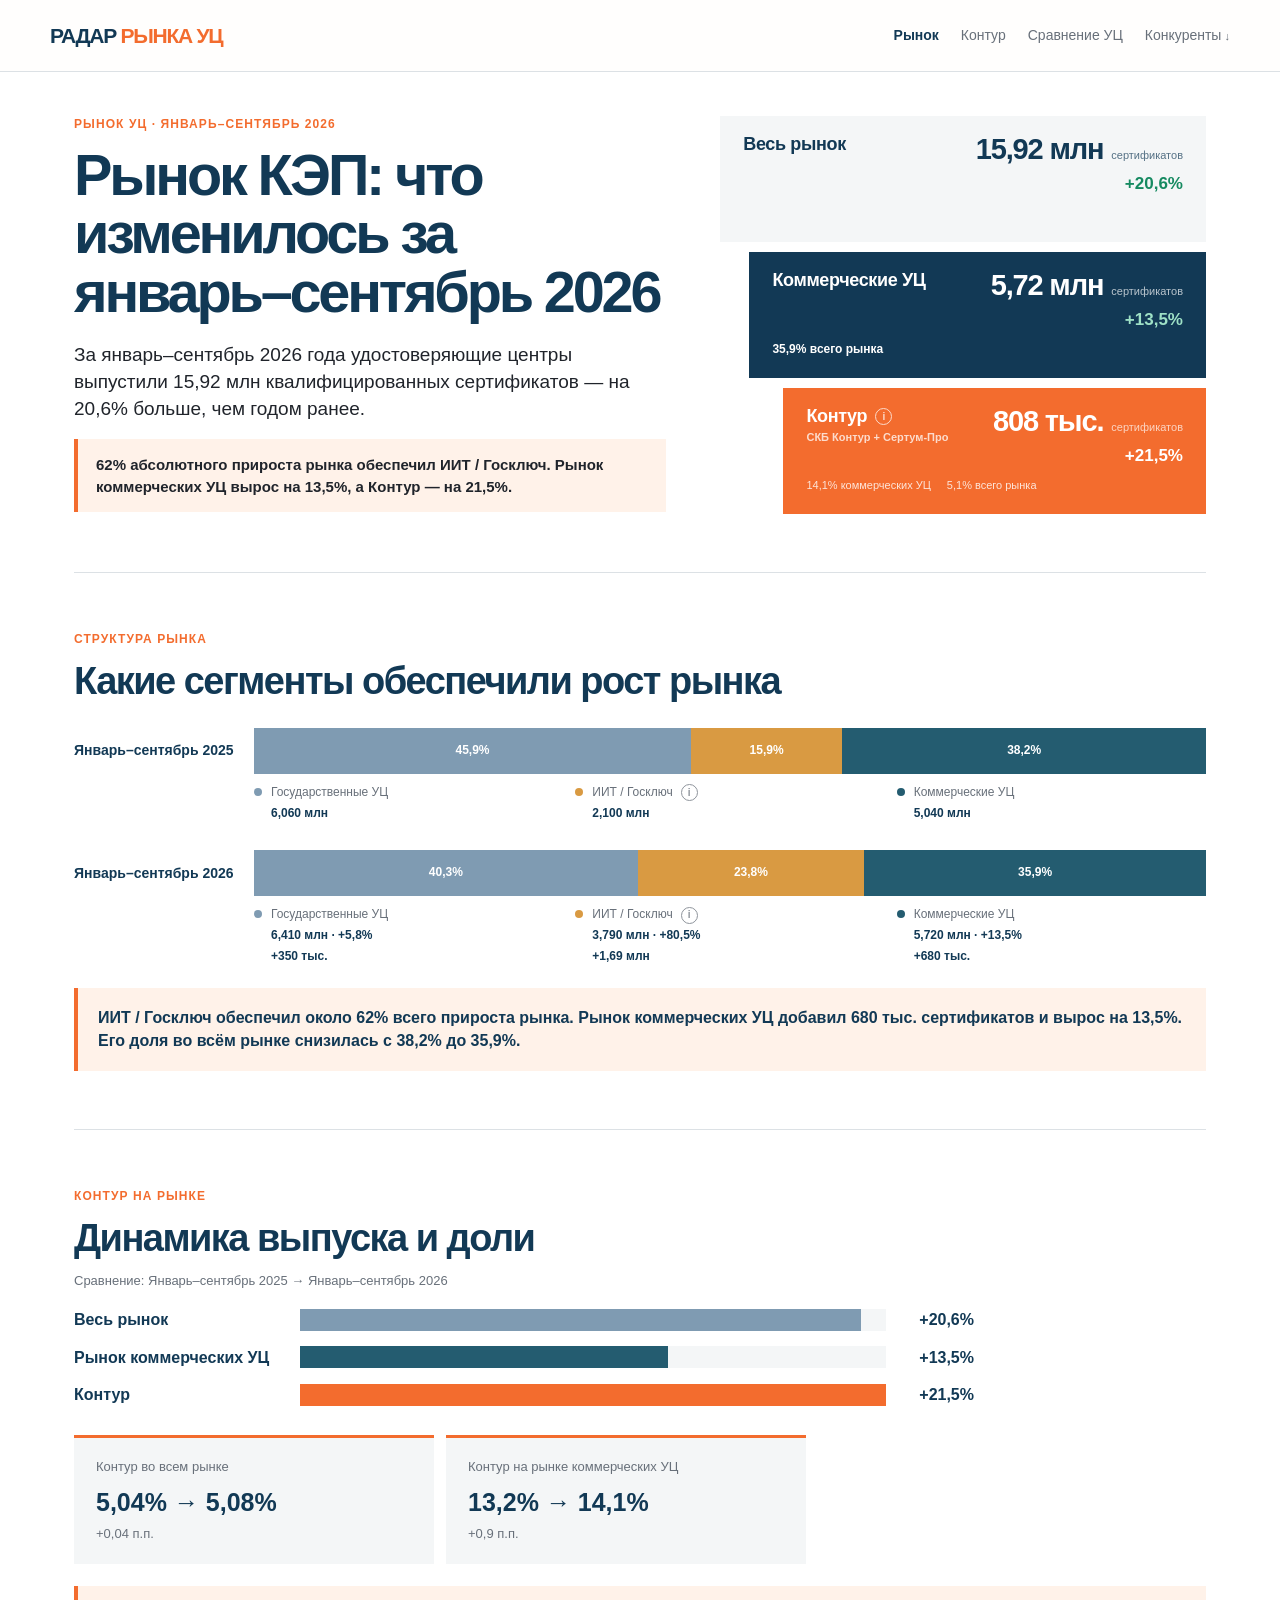
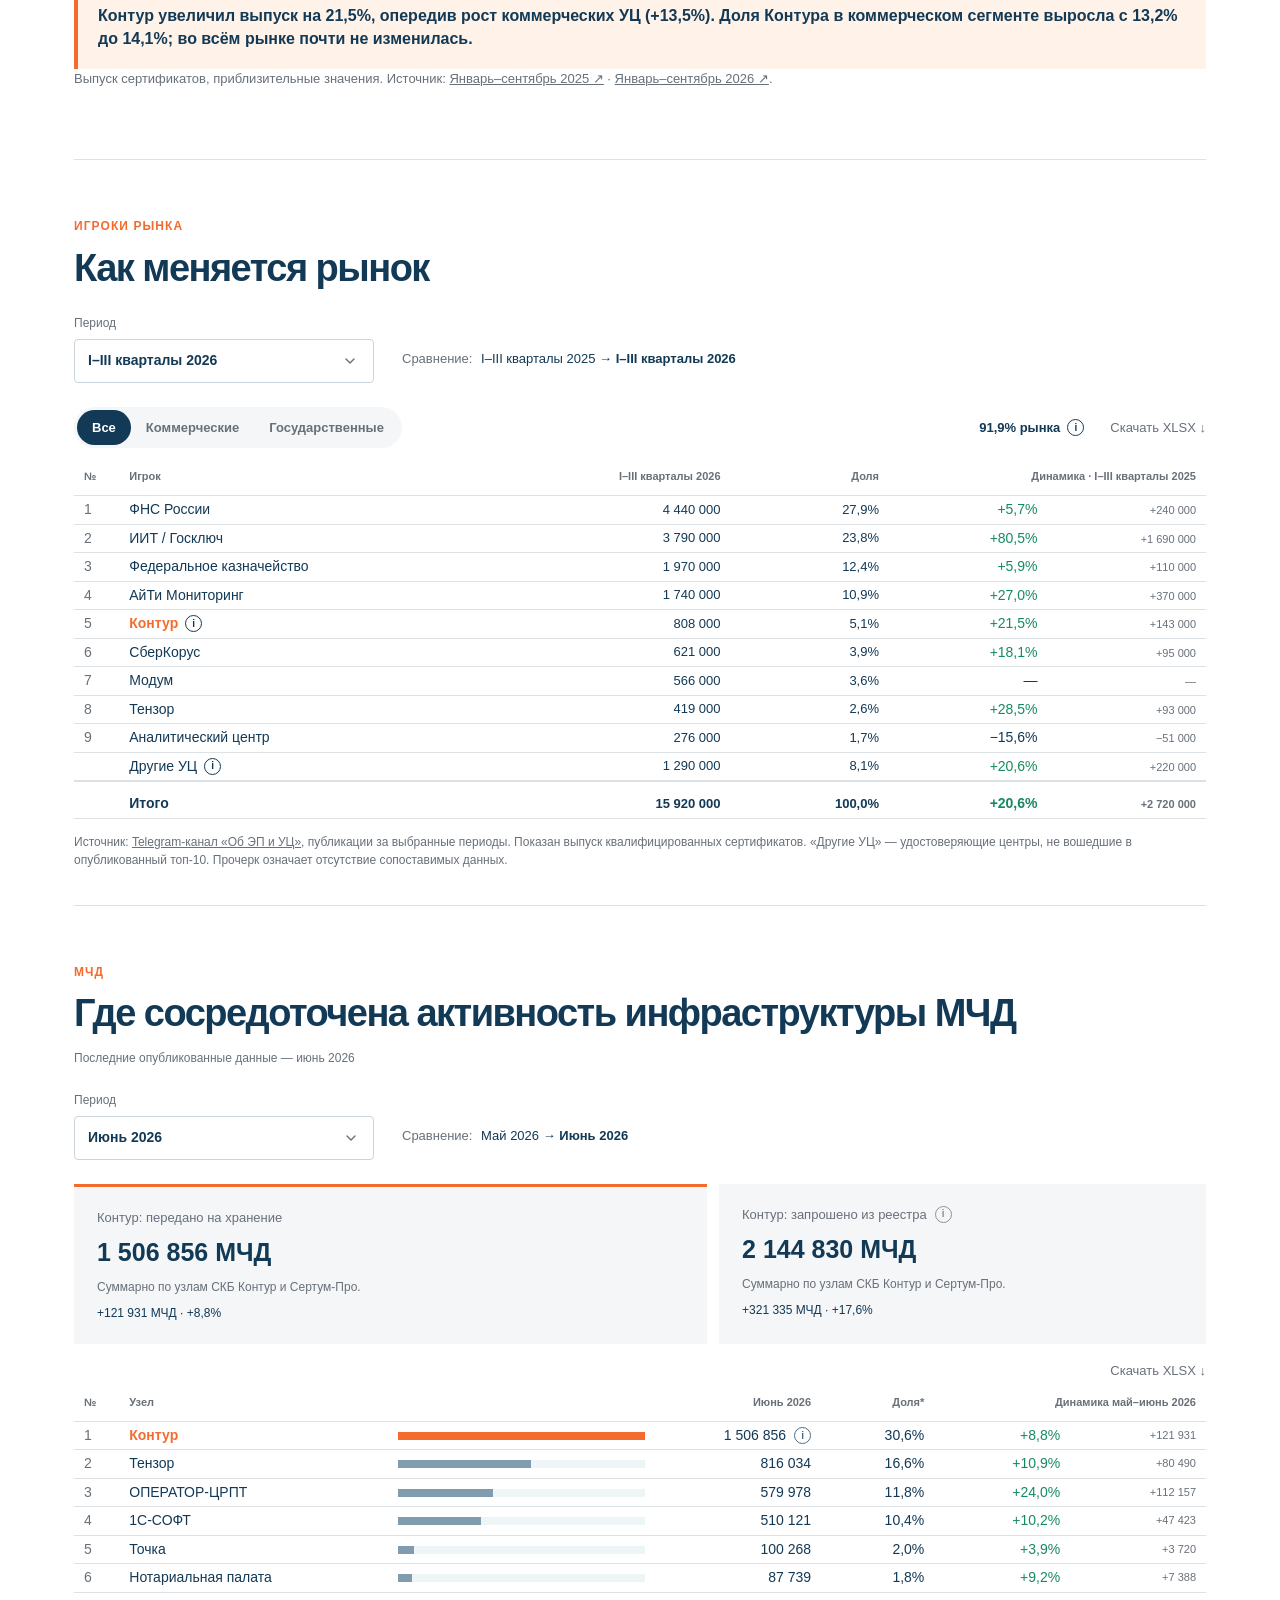
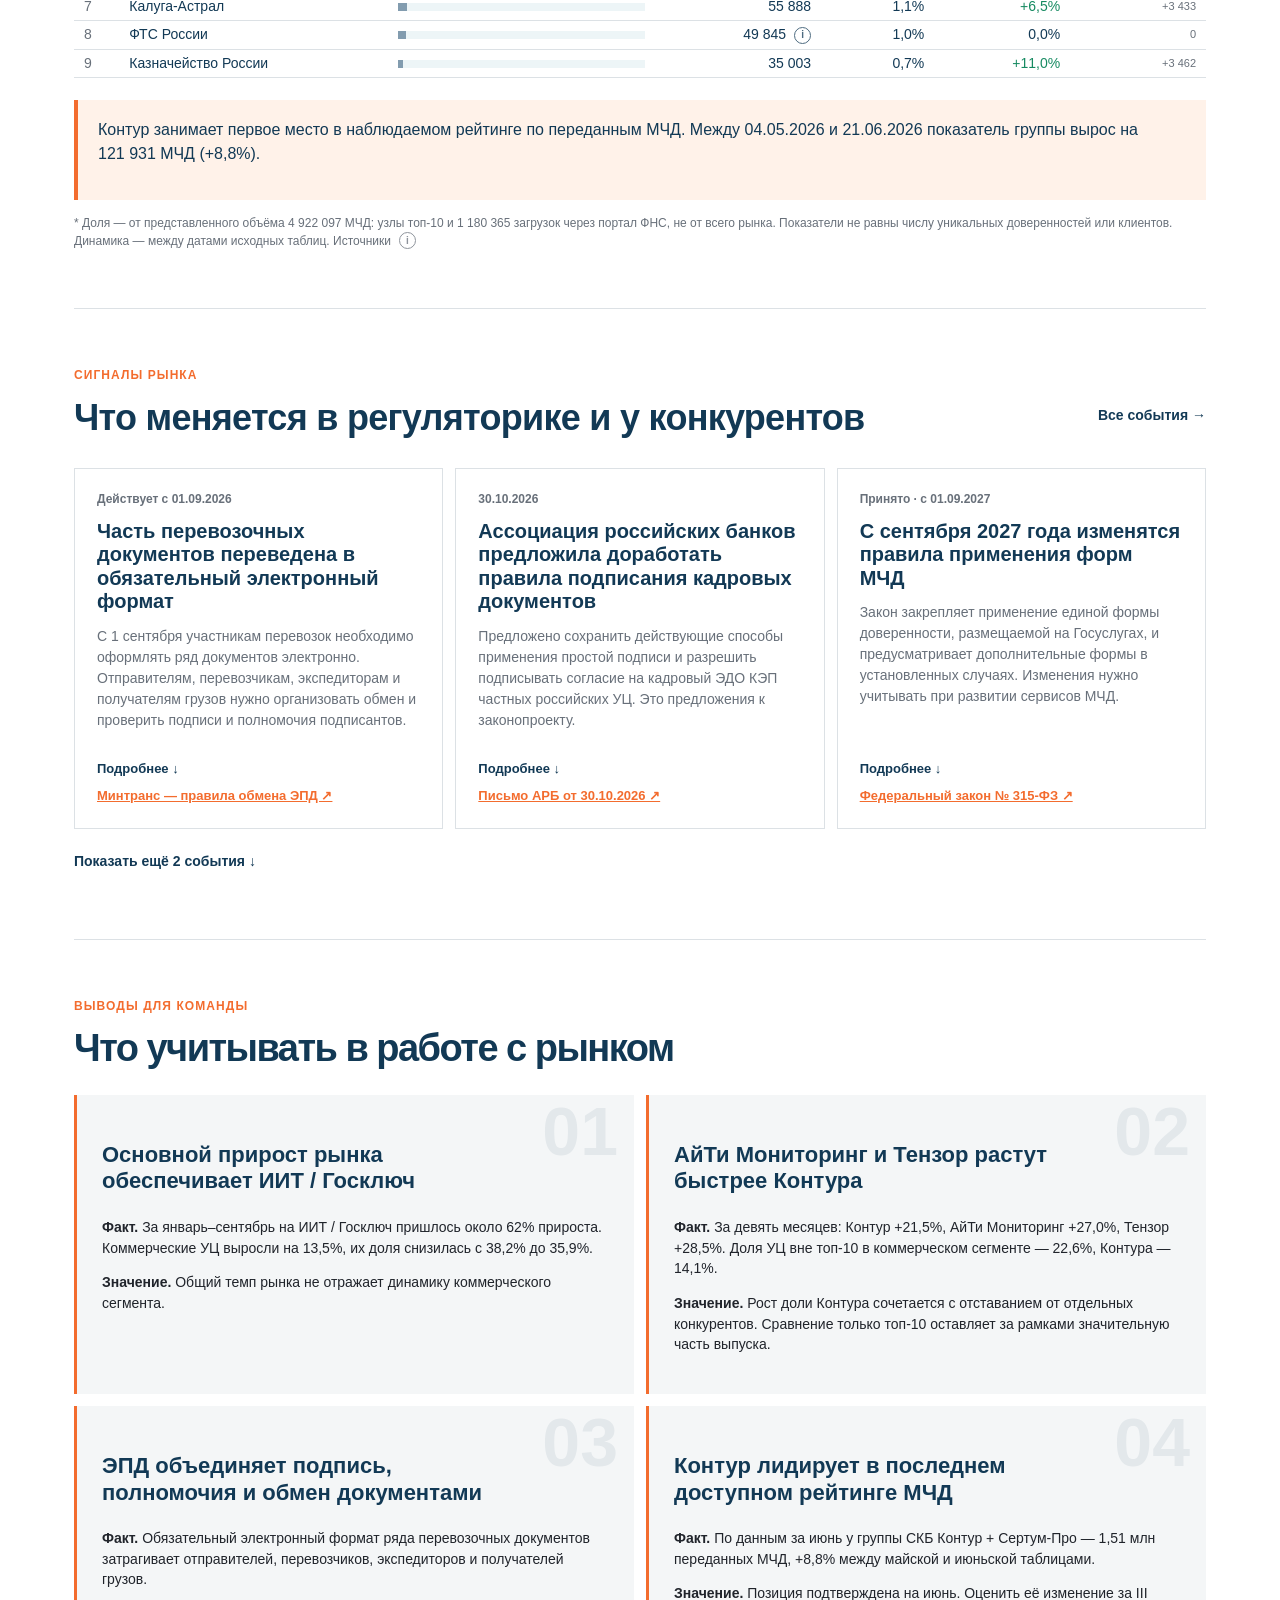
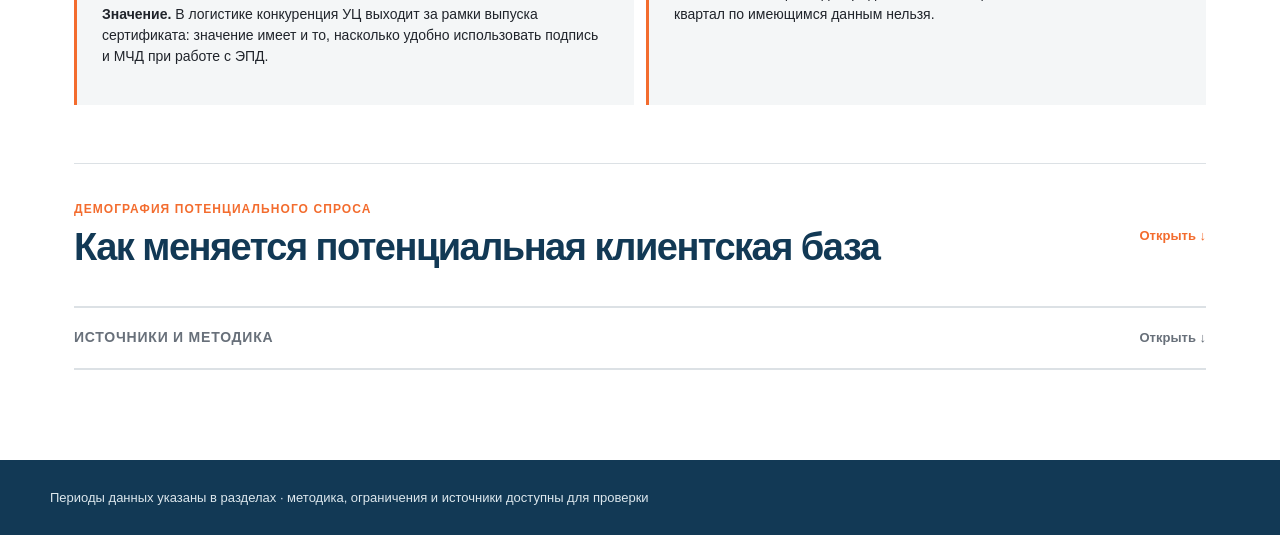
<file: index.html>
<!doctype html>
<html lang="ru">
  <head>
    <meta charset="UTF-8" />
    <meta name="viewport" content="width=device-width, initial-scale=1.0" />
    <meta name="description" content="Радар рынка удостоверяющих центров" />
    <title>Радар рынка УЦ</title>
    <link rel="stylesheet" href="./src/styles.css" />
  </head>
  <body>
    <div id="app"></div>
    <script type="module" src="./src/main.js"></script>
  </body>
</html>
</file>
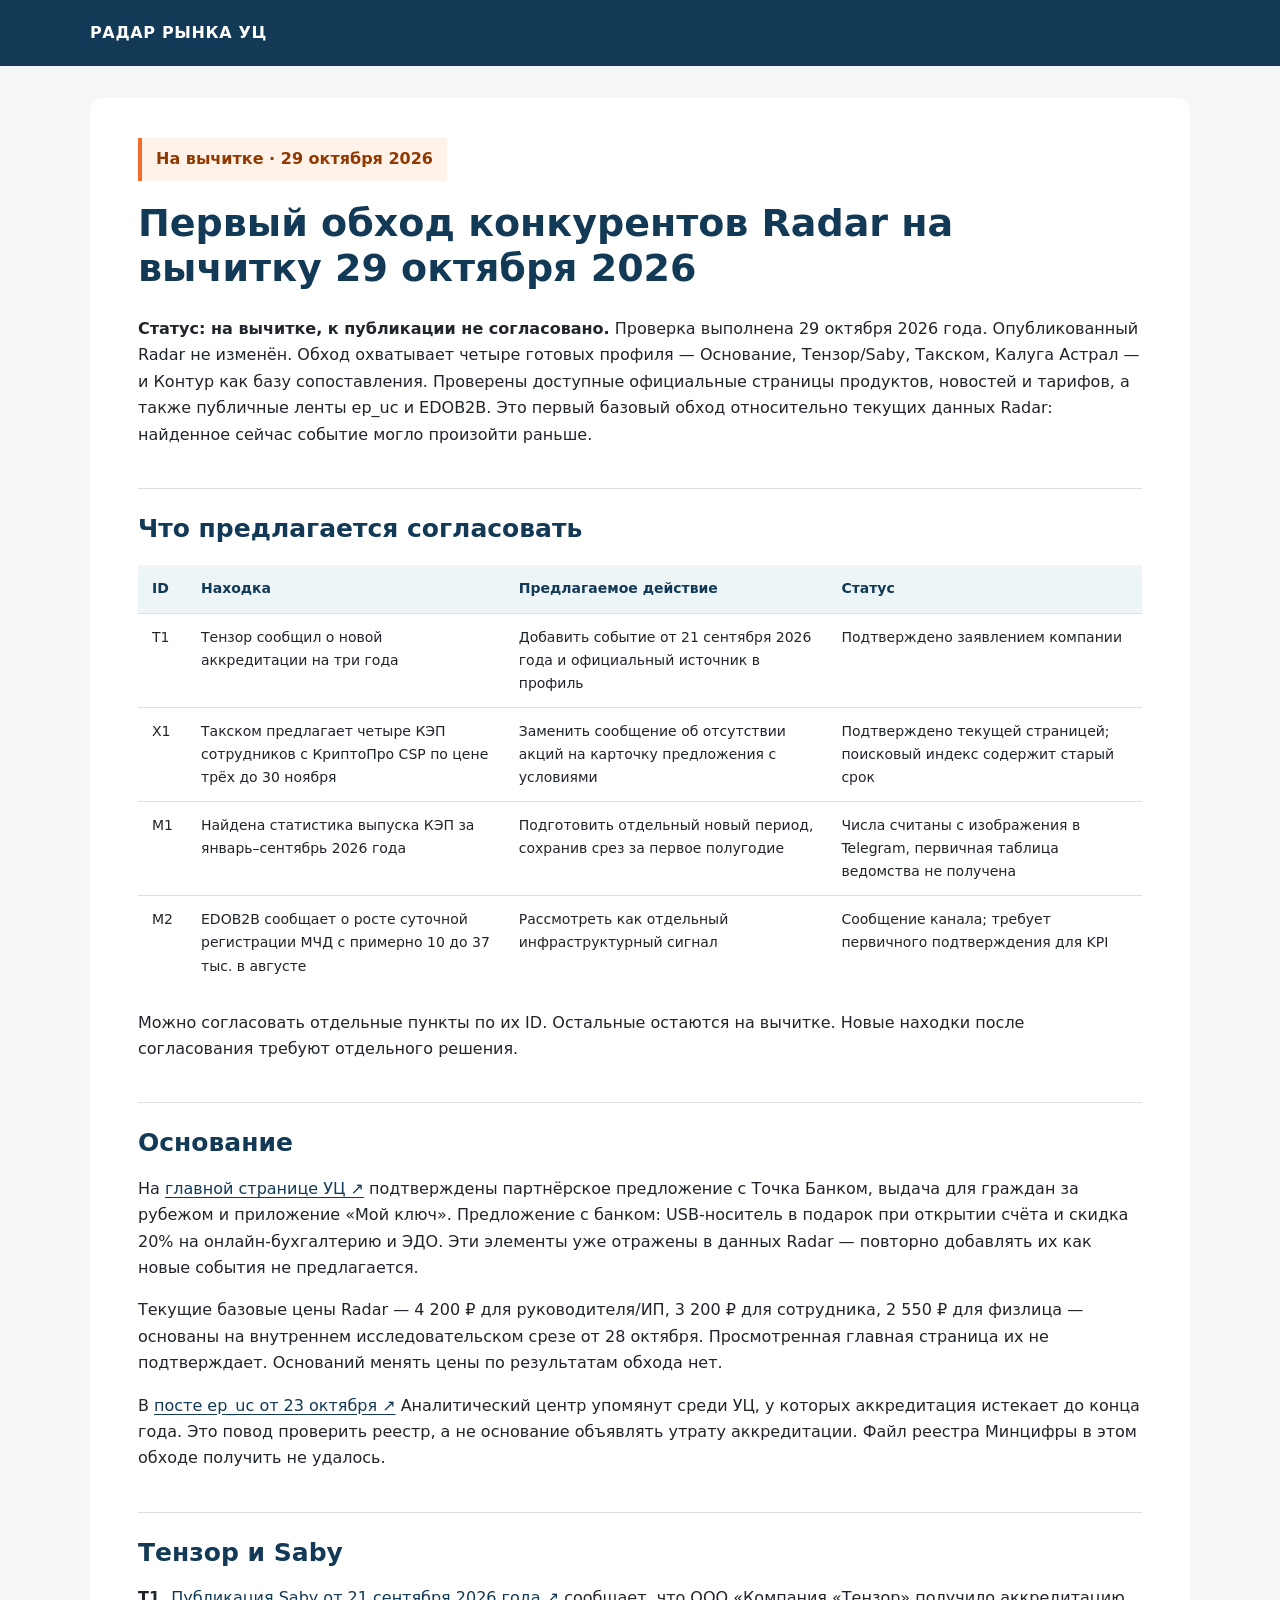
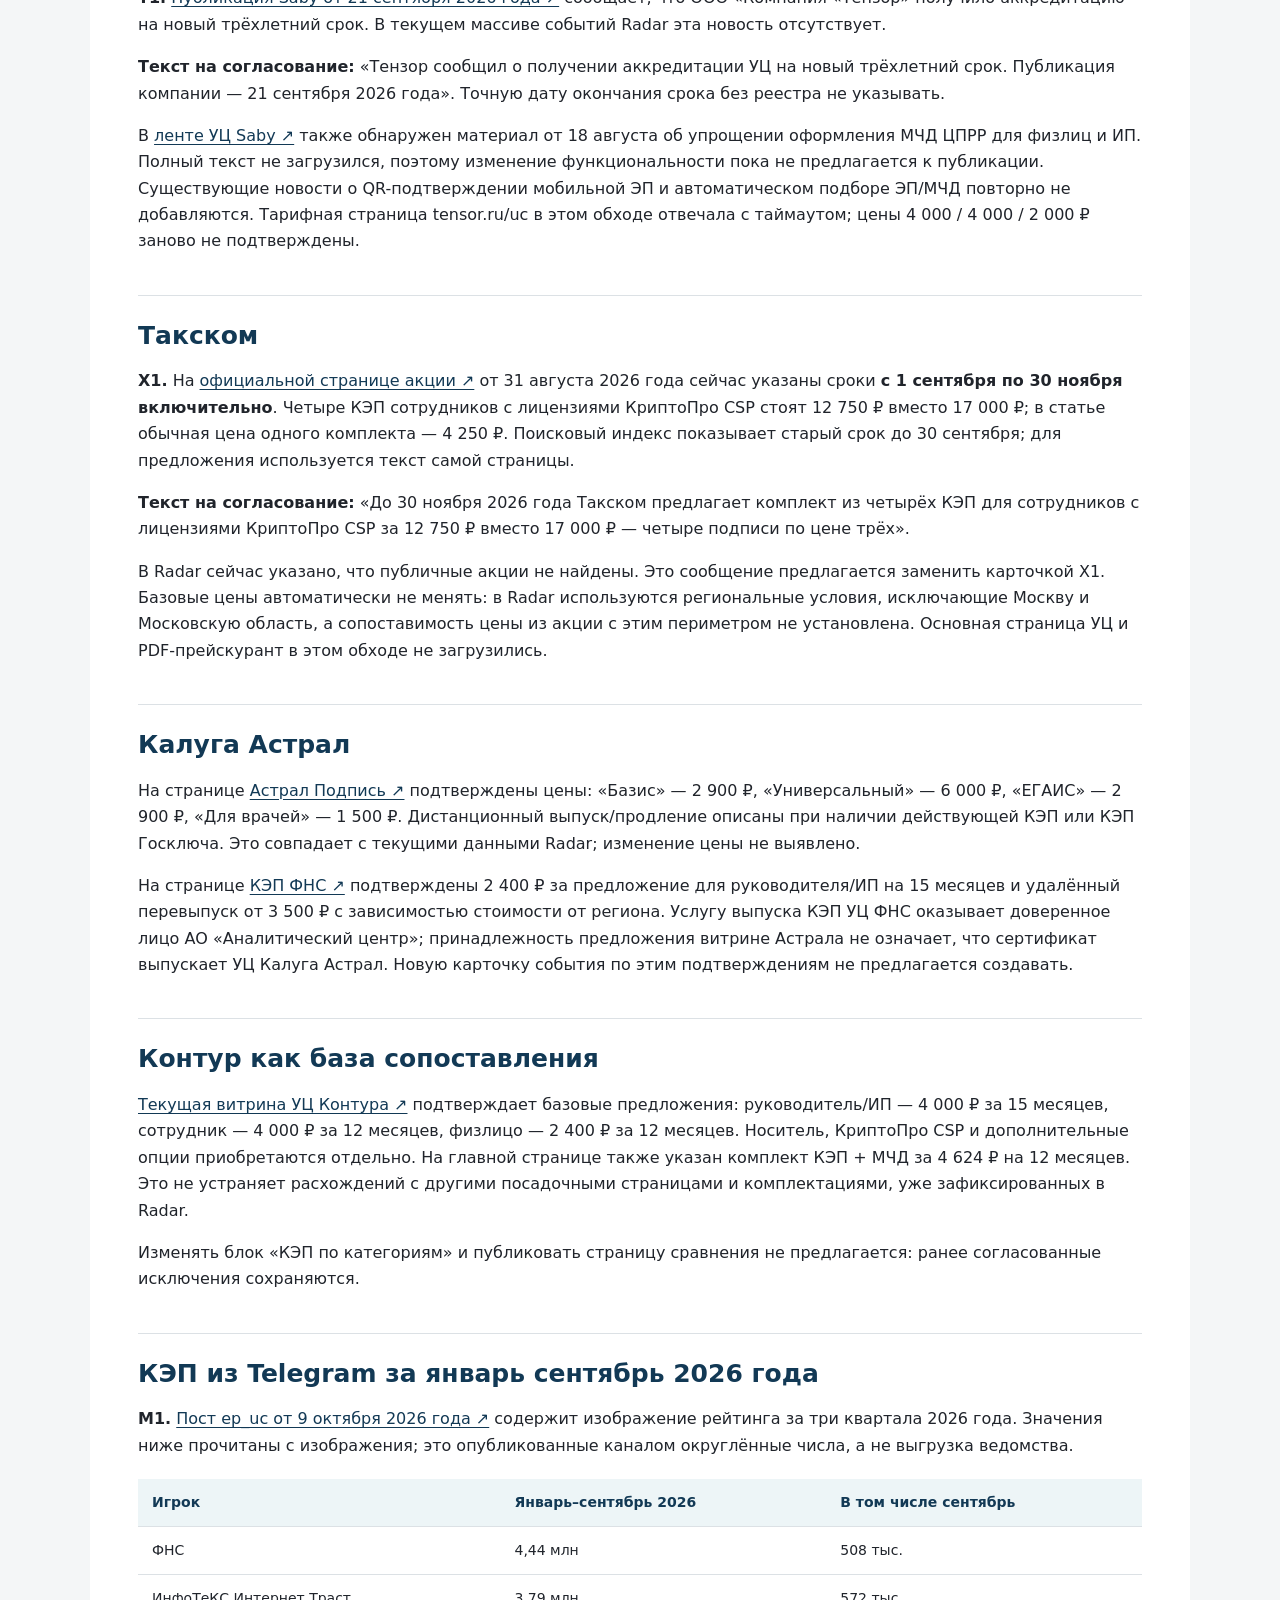
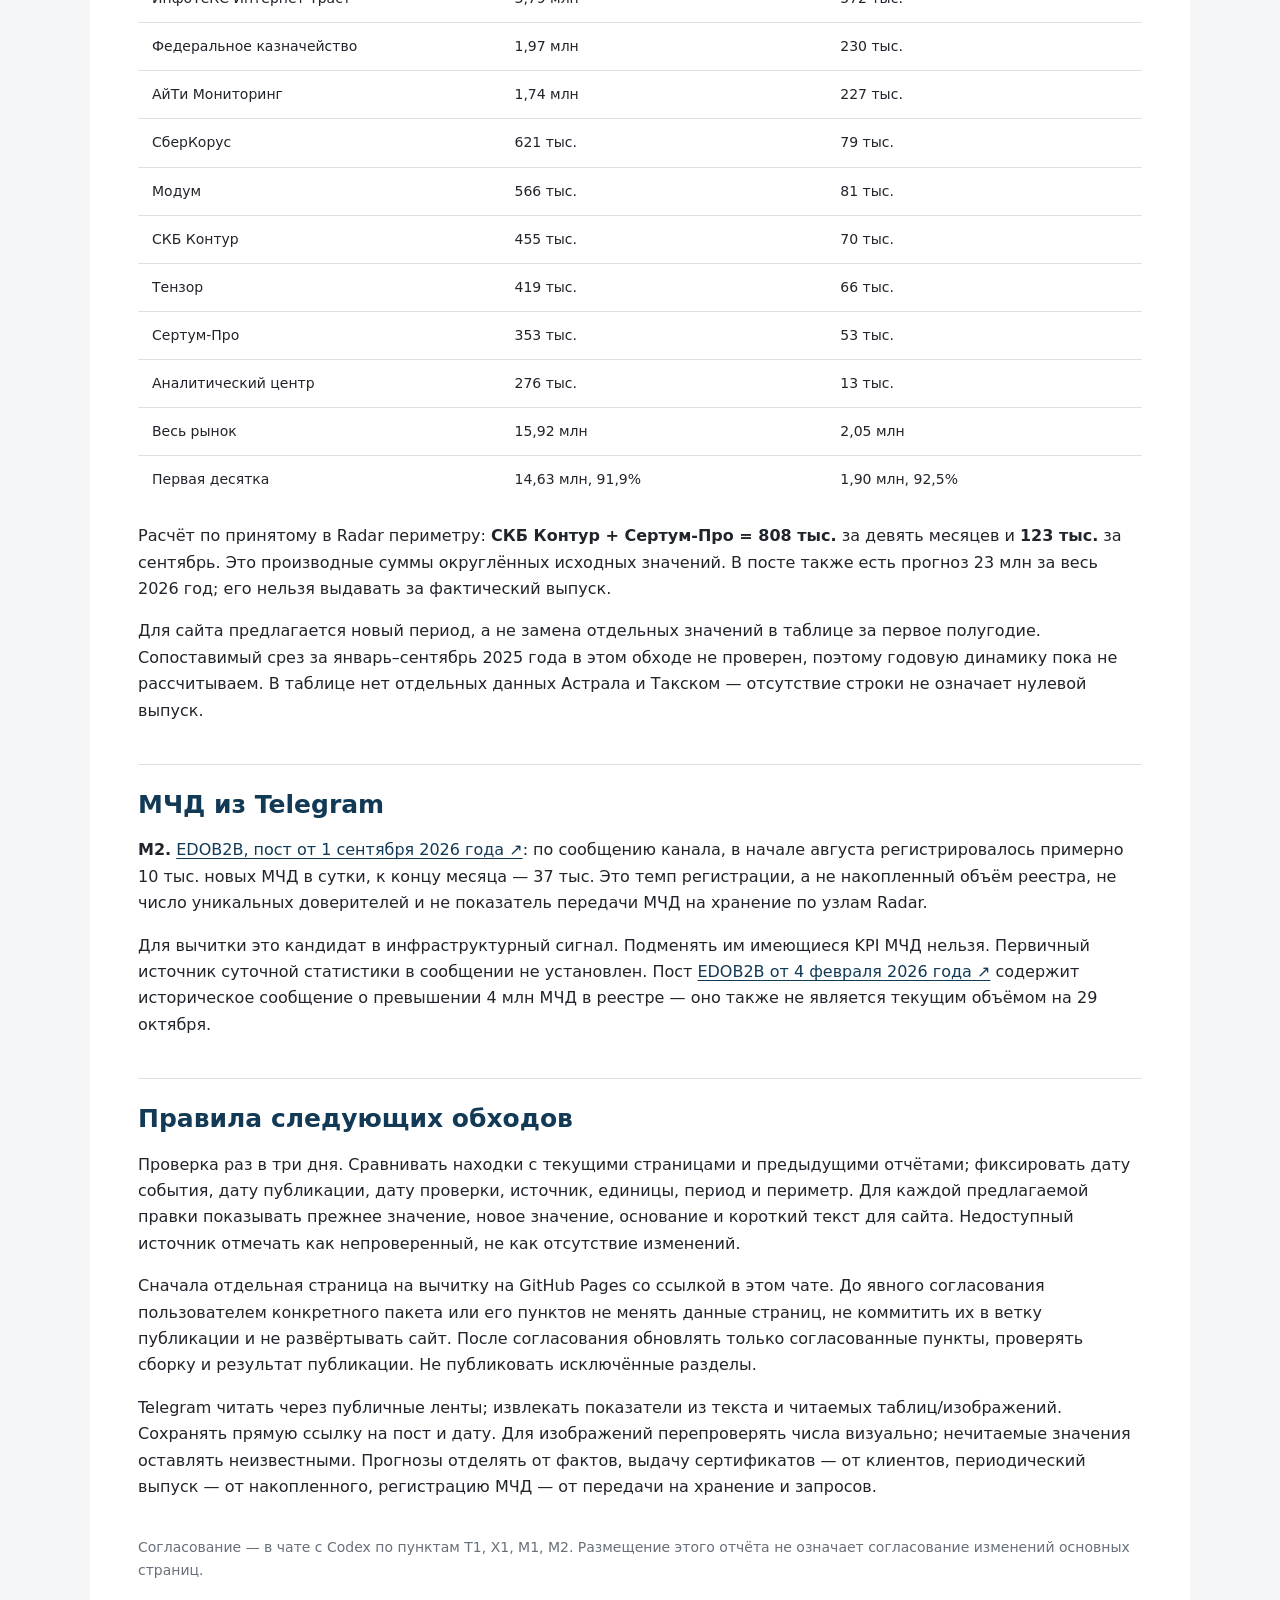
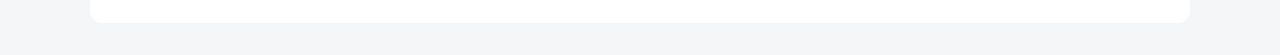
<file: reviews/2026-10-29.html>
<!doctype html>
<html lang="ru">
<head><meta charset="utf-8"><meta name="viewport" content="width=device-width,initial-scale=1"><meta name="robots" content="noindex,nofollow"><title>Первый обход конкурентов Radar на вычитку 29 октября 2026</title>
<style>
:root{color-scheme:light;--ink:#123955;--muted:#68707a;--line:#dce1e5;--accent:#f36c2e}
*{box-sizing:border-box}body{margin:0;background:#f4f6f7;color:#20242b;font:16px/1.65 system-ui,-apple-system,"Segoe UI",sans-serif}
header{background:var(--ink);color:white;padding:20px max(24px,calc((100vw - 1100px)/2))}header a{color:white;text-decoration:none;font-weight:700;letter-spacing:.04em}
main{max-width:1100px;margin:32px auto;background:white;padding:40px 48px;border-radius:12px}
h1{color:var(--ink);font-size:clamp(25px,4vw,38px);line-height:1.2;margin:0 0 24px}h2{color:var(--ink);font-size:25px;line-height:1.3;margin:40px 0 16px;padding-top:24px;border-top:1px solid var(--line)}p{margin:16px 0}a{color:var(--ink);text-underline-offset:3px}a:hover{color:#b74615}a:focus-visible{outline:3px solid var(--accent);outline-offset:3px}
.status{display:inline-block;background:#fff2e9;color:#903900;border-left:4px solid var(--accent);padding:8px 14px;margin-bottom:20px;font-weight:700}
.table-wrap{overflow-x:auto;max-width:100%;margin:20px 0}table{width:100%;border-collapse:collapse;font-size:14px}th,td{text-align:left;vertical-align:top;padding:12px 14px;border-bottom:1px solid var(--line)}th{color:var(--ink);background:#edf5f7}tr:last-child td{border-bottom:0}code{background:#f4f6f7;padding:2px 5px}footer{color:var(--muted);font-size:14px;margin-top:36px}
@media(max-width:650px){main{margin:0;padding:24px 18px;border-radius:0}header{padding:16px 18px}h2{font-size:22px}th,td{padding:10px;min-width:115px}}
</style></head>
<body><header><a href="../index.html">РАДАР РЫНКА УЦ</a></header><main><div class="status">На вычитке · 29 октября 2026</div><h1>Первый обход конкурентов Radar на вычитку 29 октября 2026</h1><p><strong>Статус: на вычитке, к публикации не согласовано.</strong> Проверка выполнена 29 октября 2026 года. Опубликованный Radar не изменён. Обход охватывает четыре готовых профиля — Основание, Тензор/Saby, Такском, Калуга Астрал — и Контур как базу сопоставления. Проверены доступные официальные страницы продуктов, новостей и тарифов, а также публичные ленты ep_uc и EDOB2B. Это первый базовый обход относительно текущих данных Radar: найденное сейчас событие могло произойти раньше.</p>
<h2>Что предлагается согласовать</h2>
<div class="table-wrap"><table><thead><tr><th scope="col">ID</th><th scope="col">Находка</th><th scope="col">Предлагаемое действие</th><th scope="col">Статус</th></tr></thead><tbody><tr><td>T1</td><td>Тензор сообщил о новой аккредитации на три года</td><td>Добавить событие от 21 сентября 2026 года и официальный источник в профиль</td><td>Подтверждено заявлением компании</td></tr><tr><td>X1</td><td>Такском предлагает четыре КЭП сотрудников с КриптоПро CSP по цене трёх до 30 ноября</td><td>Заменить сообщение об отсутствии акций на карточку предложения с условиями</td><td>Подтверждено текущей страницей; поисковый индекс содержит старый срок</td></tr><tr><td>M1</td><td>Найдена статистика выпуска КЭП за январь–сентябрь 2026 года</td><td>Подготовить отдельный новый период, сохранив срез за первое полугодие</td><td>Числа считаны с изображения в Telegram, первичная таблица ведомства не получена</td></tr><tr><td>M2</td><td>EDOB2B сообщает о росте суточной регистрации МЧД с примерно 10 до 37 тыс. в августе</td><td>Рассмотреть как отдельный инфраструктурный сигнал</td><td>Сообщение канала; требует первичного подтверждения для KPI</td></tr></tbody></table></div>
<p>Можно согласовать отдельные пункты по их ID. Остальные остаются на вычитке. Новые находки после согласования требуют отдельного решения.</p>
<h2>Основание</h2>
<p>На <a href="https://uc-osnovanie.ru/" target="_blank" rel="noreferrer">главной странице УЦ ↗</a> подтверждены партнёрское предложение с Точка Банком, выдача для граждан за рубежом и приложение «Мой ключ». Предложение с банком: USB-носитель в подарок при открытии счёта и скидка 20% на онлайн-бухгалтерию и ЭДО. Эти элементы уже отражены в данных Radar — повторно добавлять их как новые события не предлагается.</p>
<p>Текущие базовые цены Radar — 4 200 ₽ для руководителя/ИП, 3 200 ₽ для сотрудника, 2 550 ₽ для физлица — основаны на внутреннем исследовательском срезе от 28 октября. Просмотренная главная страница их не подтверждает. Оснований менять цены по результатам обхода нет.</p>
<p>В <a href="https://t.me/ep_uc/5742" target="_blank" rel="noreferrer">посте ep_uc от 23 октября ↗</a> Аналитический центр упомянут среди УЦ, у которых аккредитация истекает до конца года. Это повод проверить реестр, а не основание объявлять утрату аккредитации. Файл реестра Минцифры в этом обходе получить не удалось.</p>
<h2>Тензор и Saby</h2>
<p><strong>T1.</strong> <a href="https://saby.ru/news/uc/01a0c327-3b4e-79ac-b01c-eb5213982e4f" target="_blank" rel="noreferrer">Публикация Saby от 21 сентября 2026 года ↗</a> сообщает, что ООО «Компания «Тензор» получило аккредитацию на новый трёхлетний срок. В текущем массиве событий Radar эта новость отсутствует.</p>
<p><strong>Текст на согласование:</strong> «Тензор сообщил о получении аккредитации УЦ на новый трёхлетний срок. Публикация компании — 21 сентября 2026 года». Точную дату окончания срока без реестра не указывать.</p>
<p>В <a href="https://saby.ru/news/uc" target="_blank" rel="noreferrer">ленте УЦ Saby ↗</a> также обнаружен материал от 18 августа об упрощении оформления МЧД ЦПРР для физлиц и ИП. Полный текст не загрузился, поэтому изменение функциональности пока не предлагается к публикации. Существующие новости о QR-подтверждении мобильной ЭП и автоматическом подборе ЭП/МЧД повторно не добавляются. Тарифная страница tensor.ru/uc в этом обходе отвечала с таймаутом; цены 4 000 / 4 000 / 2 000 ₽ заново не подтверждены.</p>
<h2>Такском</h2>
<p><strong>X1.</strong> На <a href="https://taxcom.ru/baza-znaniy/elektronnaya-podpis/novosti/chetvyertaya-elektronnaya-podpis-v-podarok-spetsialnoe-predlozhenie-dlya-biznesa/" target="_blank" rel="noreferrer">официальной странице акции ↗</a> от 31 августа 2026 года сейчас указаны сроки <strong>с 1 сентября по 30 ноября включительно</strong>. Четыре КЭП сотрудников с лицензиями КриптоПро CSP стоят 12 750 ₽ вместо 17 000 ₽; в статье обычная цена одного комплекта — 4 250 ₽. Поисковый индекс показывает старый срок до 30 сентября; для предложения используется текст самой страницы.</p>
<p><strong>Текст на согласование:</strong> «До 30 ноября 2026 года Такском предлагает комплект из четырёх КЭП для сотрудников с лицензиями КриптоПро CSP за 12 750 ₽ вместо 17 000 ₽ — четыре подписи по цене трёх».</p>
<p>В Radar сейчас указано, что публичные акции не найдены. Это сообщение предлагается заменить карточкой X1. Базовые цены автоматически не менять: в Radar используются региональные условия, исключающие Москву и Московскую область, а сопоставимость цены из акции с этим периметром не установлена. Основная страница УЦ и PDF-прейскурант в этом обходе не загрузились.</p>
<h2>Калуга Астрал</h2>
<p>На странице <a href="https://astral.ru/products/astral-et/" target="_blank" rel="noreferrer">Астрал Подпись ↗</a> подтверждены цены: «Базис» — 2 900 ₽, «Универсальный» — 6 000 ₽, «ЕГАИС» — 2 900 ₽, «Для врачей» — 1 500 ₽. Дистанционный выпуск/продление описаны при наличии действующей КЭП или КЭП Госключа. Это совпадает с текущими данными Radar; изменение цены не выявлено.</p>
<p>На странице <a href="https://astral.ru/products/kep-v-fns/" target="_blank" rel="noreferrer">КЭП ФНС ↗</a> подтверждены 2 400 ₽ за предложение для руководителя/ИП на 15 месяцев и удалённый перевыпуск от 3 500 ₽ с зависимостью стоимости от региона. Услугу выпуска КЭП УЦ ФНС оказывает доверенное лицо АО «Аналитический центр»; принадлежность предложения витрине Астрала не означает, что сертификат выпускает УЦ Калуга Астрал. Новую карточку события по этим подтверждениям не предлагается создавать.</p>
<h2>Контур как база сопоставления</h2>
<p><a href="https://ca.kontur.ru/" target="_blank" rel="noreferrer">Текущая витрина УЦ Контура ↗</a> подтверждает базовые предложения: руководитель/ИП — 4 000 ₽ за 15 месяцев, сотрудник — 4 000 ₽ за 12 месяцев, физлицо — 2 400 ₽ за 12 месяцев. Носитель, КриптоПро CSP и дополнительные опции приобретаются отдельно. На главной странице также указан комплект КЭП + МЧД за 4 624 ₽ на 12 месяцев. Это не устраняет расхождений с другими посадочными страницами и комплектациями, уже зафиксированных в Radar.</p>
<p>Изменять блок «КЭП по категориям» и публиковать страницу сравнения не предлагается: ранее согласованные исключения сохраняются.</p>
<h2>КЭП из Telegram за январь сентябрь 2026 года</h2>
<p><strong>M1.</strong> <a href="https://t.me/ep_uc/5686" target="_blank" rel="noreferrer">Пост ep_uc от 9 октября 2026 года ↗</a> содержит изображение рейтинга за три квартала 2026 года. Значения ниже прочитаны с изображения; это опубликованные каналом округлённые числа, а не выгрузка ведомства.</p>
<div class="table-wrap"><table><thead><tr><th scope="col">Игрок</th><th scope="col">Январь–сентябрь 2026</th><th scope="col">В том числе сентябрь</th></tr></thead><tbody><tr><td>ФНС</td><td>4,44 млн</td><td>508 тыс.</td></tr><tr><td>ИнфоТеКС Интернет Траст</td><td>3,79 млн</td><td>572 тыс.</td></tr><tr><td>Федеральное казначейство</td><td>1,97 млн</td><td>230 тыс.</td></tr><tr><td>АйТи Мониторинг</td><td>1,74 млн</td><td>227 тыс.</td></tr><tr><td>СберКорус</td><td>621 тыс.</td><td>79 тыс.</td></tr><tr><td>Модум</td><td>566 тыс.</td><td>81 тыс.</td></tr><tr><td>СКБ Контур</td><td>455 тыс.</td><td>70 тыс.</td></tr><tr><td>Тензор</td><td>419 тыс.</td><td>66 тыс.</td></tr><tr><td>Сертум-Про</td><td>353 тыс.</td><td>53 тыс.</td></tr><tr><td>Аналитический центр</td><td>276 тыс.</td><td>13 тыс.</td></tr><tr><td>Весь рынок</td><td>15,92 млн</td><td>2,05 млн</td></tr><tr><td>Первая десятка</td><td>14,63 млн, 91,9%</td><td>1,90 млн, 92,5%</td></tr></tbody></table></div>
<p>Расчёт по принятому в Radar периметру: <strong>СКБ Контур + Сертум-Про = 808 тыс.</strong> за девять месяцев и <strong>123 тыс.</strong> за сентябрь. Это производные суммы округлённых исходных значений. В посте также есть прогноз 23 млн за весь 2026 год; его нельзя выдавать за фактический выпуск.</p>
<p>Для сайта предлагается новый период, а не замена отдельных значений в таблице за первое полугодие. Сопоставимый срез за январь–сентябрь 2025 года в этом обходе не проверен, поэтому годовую динамику пока не рассчитываем. В таблице нет отдельных данных Астрала и Такском — отсутствие строки не означает нулевой выпуск.</p>
<h2>МЧД из Telegram</h2>
<p><strong>M2.</strong> <a href="https://t.me/EDOB2B/1389" target="_blank" rel="noreferrer">EDOB2B, пост от 1 сентября 2026 года ↗</a>: по сообщению канала, в начале августа регистрировалось примерно 10 тыс. новых МЧД в сутки, к концу месяца — 37 тыс. Это темп регистрации, а не накопленный объём реестра, не число уникальных доверителей и не показатель передачи МЧД на хранение по узлам Radar.</p>
<p>Для вычитки это кандидат в инфраструктурный сигнал. Подменять им имеющиеся KPI МЧД нельзя. Первичный источник суточной статистики в сообщении не установлен. Пост <a href="https://t.me/EDOB2B/1295" target="_blank" rel="noreferrer">EDOB2B от 4 февраля 2026 года ↗</a> содержит историческое сообщение о превышении 4 млн МЧД в реестре — оно также не является текущим объёмом на 29 октября.</p>
<h2>Правила следующих обходов</h2>
<p>Проверка раз в три дня. Сравнивать находки с текущими страницами и предыдущими отчётами; фиксировать дату события, дату публикации, дату проверки, источник, единицы, период и периметр. Для каждой предлагаемой правки показывать прежнее значение, новое значение, основание и короткий текст для сайта. Недоступный источник отмечать как непроверенный, не как отсутствие изменений.</p>
<p>Сначала отдельная страница на вычитку на GitHub Pages со ссылкой в этом чате. До явного согласования пользователем конкретного пакета или его пунктов не менять данные страниц, не коммитить их в ветку публикации и не развёртывать сайт. После согласования обновлять только согласованные пункты, проверять сборку и результат публикации. Не публиковать исключённые разделы.</p>
<p>Telegram читать через публичные ленты; извлекать показатели из текста и читаемых таблиц/изображений. Сохранять прямую ссылку на пост и дату. Для изображений перепроверять числа визуально; нечитаемые значения оставлять неизвестными. Прогнозы отделять от фактов, выдачу сертификатов — от клиентов, периодический выпуск — от накопленного, регистрацию МЧД — от передачи на хранение и запросов.</p><footer>Согласование — в чате с Codex по пунктам T1, X1, M1, M2. Размещение этого отчёта не означает согласование изменений основных страниц.</footer></main></body></html>
</file>
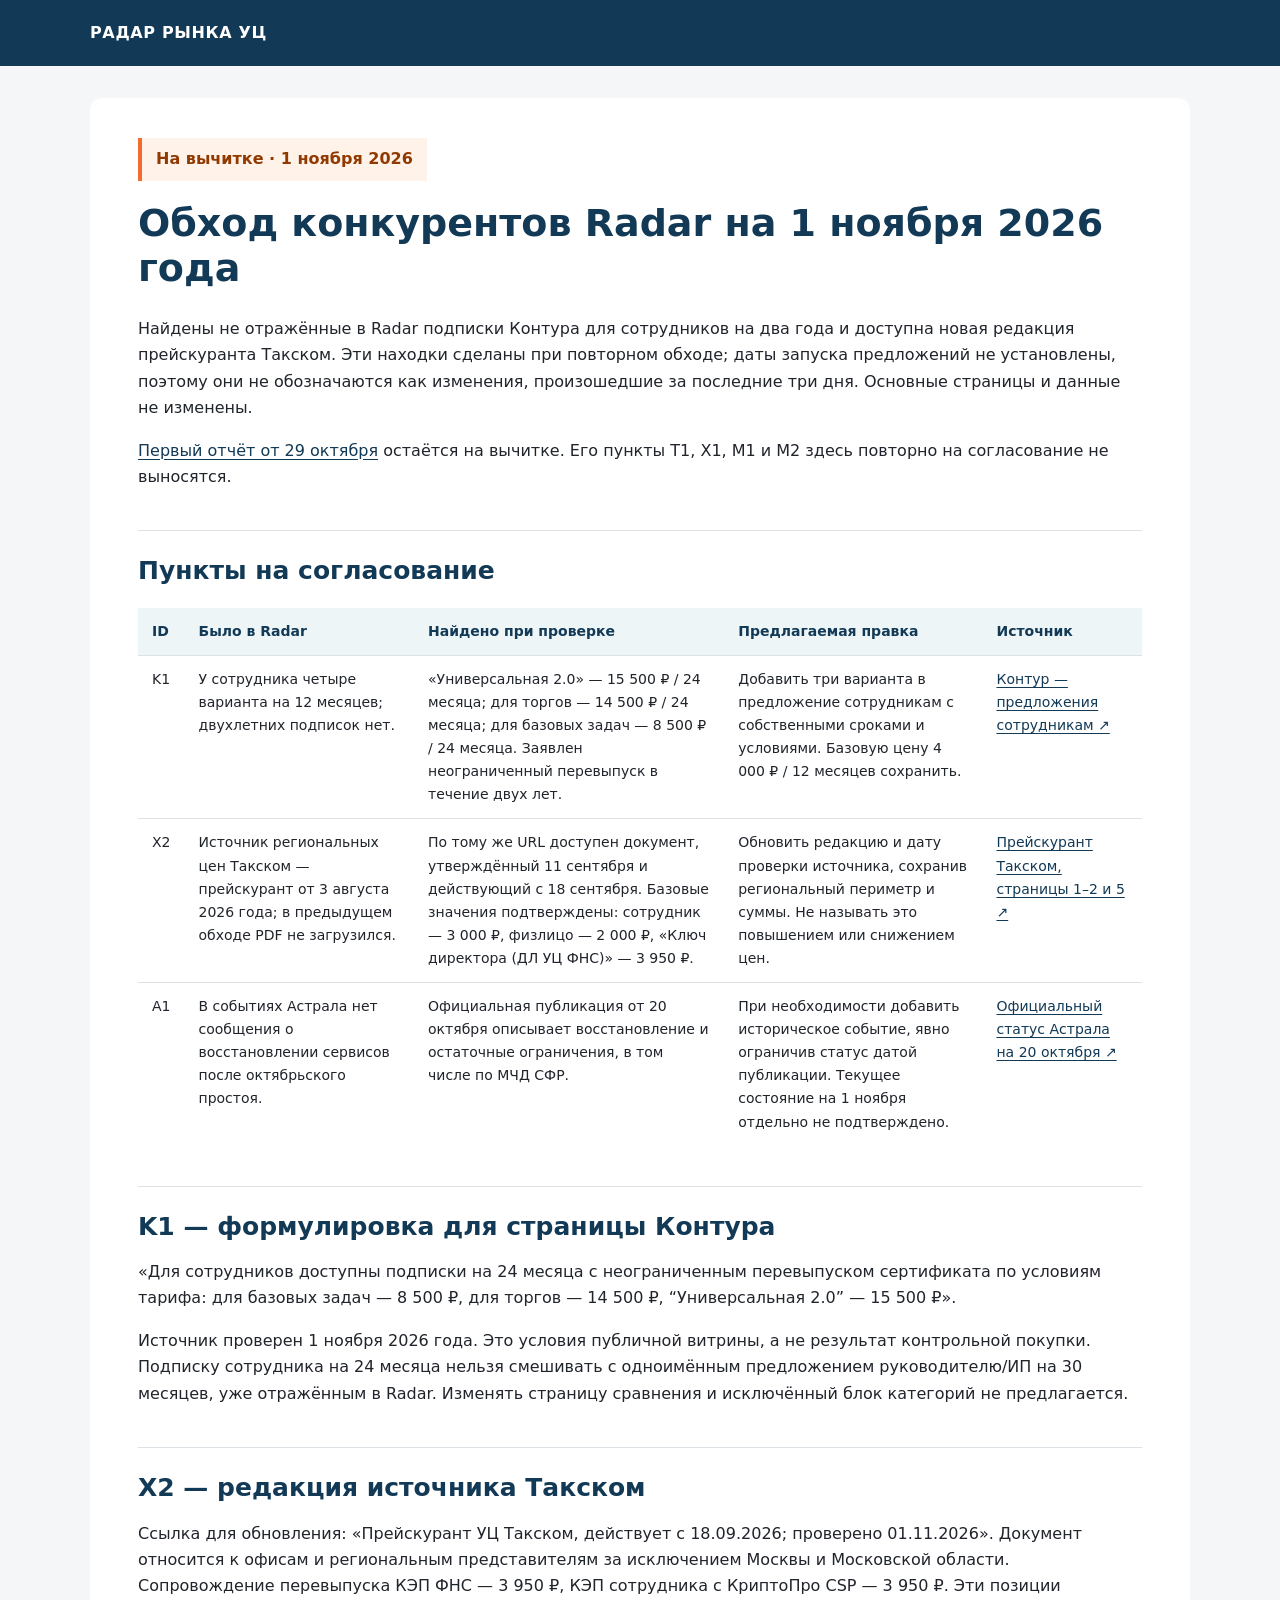
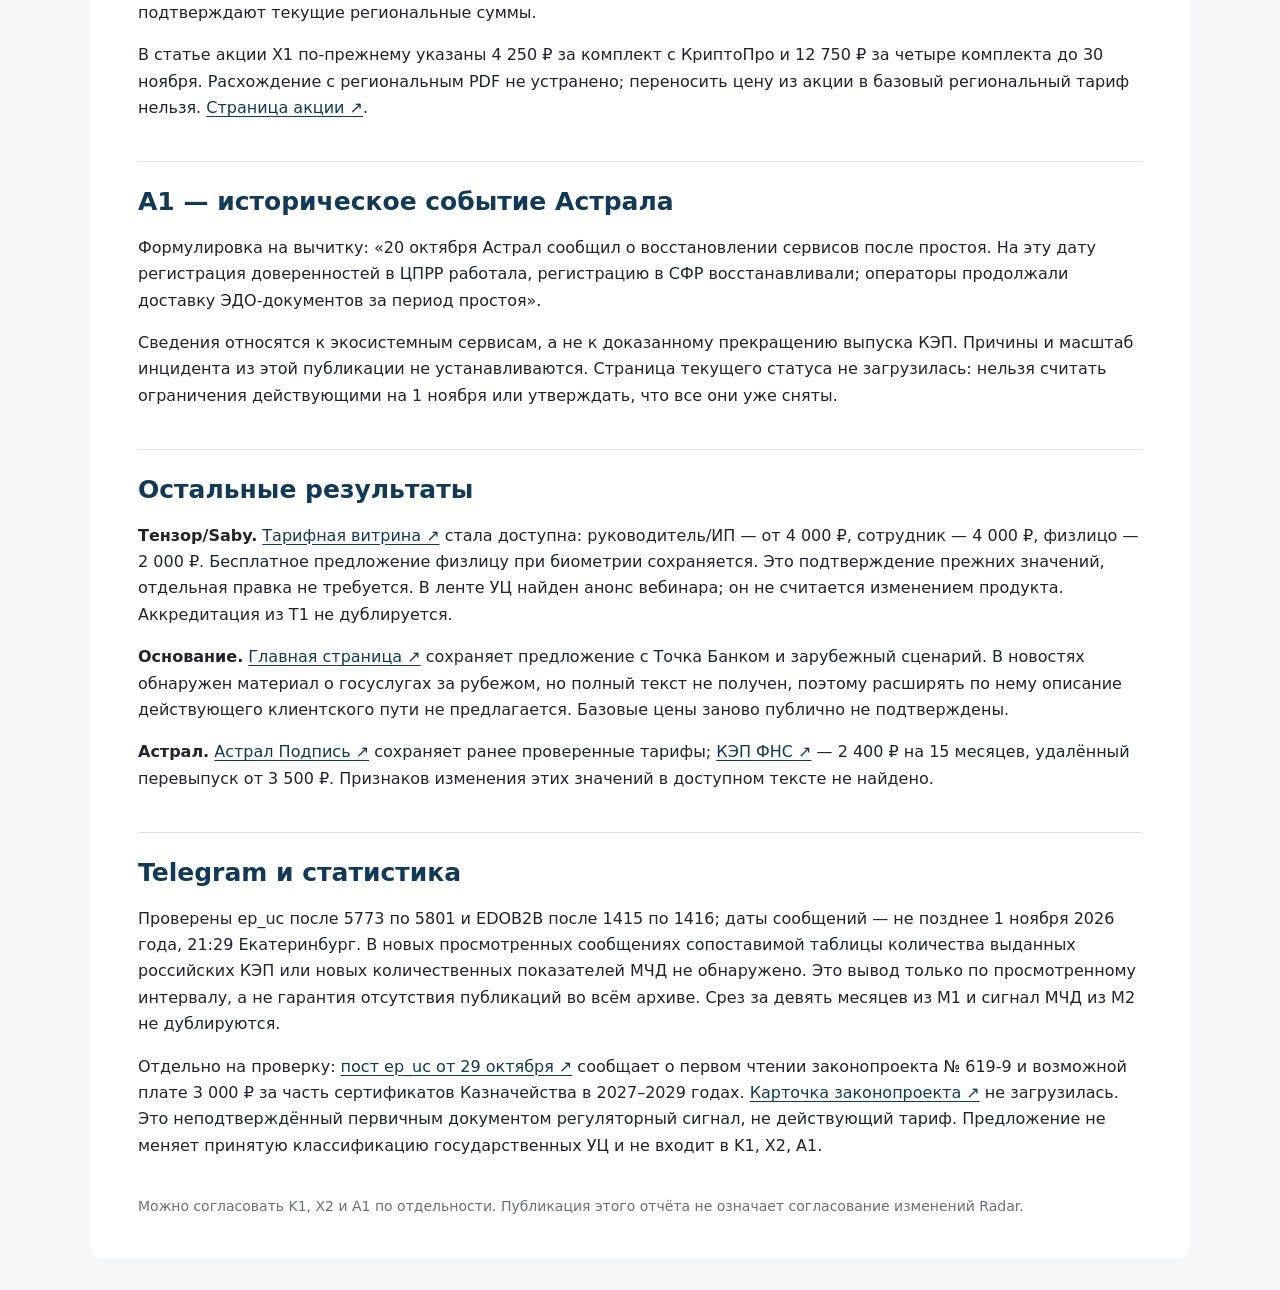
<file: reviews/2026-11-01.html>
<!doctype html><html lang="ru"><head><meta charset="utf-8"><meta name="viewport" content="width=device-width,initial-scale=1"><meta name="robots" content="noindex,nofollow"><title>Обход Radar на вычитку 1 ноября 2026</title><style>
:root{color-scheme:light;--ink:#123955;--muted:#68707a;--line:#dce1e5;--accent:#f36c2e}
*{box-sizing:border-box}body{margin:0;background:#f4f6f7;color:#20242b;font:16px/1.65 system-ui,-apple-system,"Segoe UI",sans-serif}
header{background:var(--ink);color:white;padding:20px max(24px,calc((100vw - 1100px)/2))}header a{color:white;text-decoration:none;font-weight:700;letter-spacing:.04em}
main{max-width:1100px;margin:32px auto;background:white;padding:40px 48px;border-radius:12px}
h1{color:var(--ink);font-size:clamp(25px,4vw,38px);line-height:1.2;margin:0 0 24px}h2{color:var(--ink);font-size:25px;line-height:1.3;margin:40px 0 16px;padding-top:24px;border-top:1px solid var(--line)}p{margin:16px 0}a{color:var(--ink);text-underline-offset:3px}a:hover{color:#b74615}a:focus-visible{outline:3px solid var(--accent);outline-offset:3px}
.status{display:inline-block;background:#fff2e9;color:#903900;border-left:4px solid var(--accent);padding:8px 14px;margin-bottom:20px;font-weight:700}
.table-wrap{overflow-x:auto;max-width:100%;margin:20px 0}table{width:100%;border-collapse:collapse;font-size:14px}th,td{text-align:left;vertical-align:top;padding:12px 14px;border-bottom:1px solid var(--line)}th{color:var(--ink);background:#edf5f7}tr:last-child td{border-bottom:0}code{background:#f4f6f7;padding:2px 5px}footer{color:var(--muted);font-size:14px;margin-top:36px}
@media(max-width:650px){main{margin:0;padding:24px 18px;border-radius:0}header{padding:16px 18px}h2{font-size:22px}th,td{padding:10px;min-width:115px}}
</style></head><body><header><a href="../index.html">РАДАР РЫНКА УЦ</a></header><main><div class="status">На вычитке · 1 ноября 2026</div><h1>Обход конкурентов Radar на 1 ноября 2026 года</h1>
<p>Найдены не отражённые в Radar подписки Контура для сотрудников на два года и доступна новая редакция прейскуранта Такском. Эти находки сделаны при повторном обходе; даты запуска предложений не установлены, поэтому они не обозначаются как изменения, произошедшие за последние три дня. Основные страницы и данные не изменены.</p>
<p><a href="2026-10-29.html">Первый отчёт от 29 октября</a> остаётся на вычитке. Его пункты T1, X1, M1 и M2 здесь повторно на согласование не выносятся.</p>
<h2>Пункты на согласование</h2><div class="table-wrap"><table><thead><tr><th>ID</th><th>Было в Radar</th><th>Найдено при проверке</th><th>Предлагаемая правка</th><th>Источник</th></tr></thead><tbody>
<tr><td>K1</td><td>У сотрудника четыре варианта на 12 месяцев; двухлетних подписок нет.</td><td>«Универсальная 2.0» — 15 500 ₽ / 24 месяца; для торгов — 14 500 ₽ / 24 месяца; для базовых задач — 8 500 ₽ / 24 месяца. Заявлен неограниченный перевыпуск в течение двух лет.</td><td>Добавить три варианта в предложение сотрудникам с собственными сроками и условиями. Базовую цену 4 000 ₽ / 12 месяцев сохранить.</td><td><a href="https://ca.kontur.ru/certificate/employees" target="_blank" rel="noreferrer">Контур — предложения сотрудникам ↗</a></td></tr>
<tr><td>X2</td><td>Источник региональных цен Такском — прейскурант от 3 августа 2026 года; в предыдущем обходе PDF не загрузился.</td><td>По тому же URL доступен документ, утверждённый 11 сентября и действующий с 18 сентября. Базовые значения подтверждены: сотрудник — 3 000 ₽, физлицо — 2 000 ₽, «Ключ директора (ДЛ УЦ ФНС)» — 3 950 ₽.</td><td>Обновить редакцию и дату проверки источника, сохранив региональный периметр и суммы. Не называть это повышением или снижением цен.</td><td><a href="https://taxcom.ru/upload/price/price_all.pdf" target="_blank" rel="noreferrer">Прейскурант Такском, страницы 1–2 и 5 ↗</a></td></tr>
<tr><td>A1</td><td>В событиях Астрала нет сообщения о восстановлении сервисов после октябрьского простоя.</td><td>Официальная публикация от 20 октября описывает восстановление и остаточные ограничения, в том числе по МЧД СФР.</td><td>При необходимости добавить историческое событие, явно ограничив статус датой публикации. Текущее состояние на 1 ноября отдельно не подтверждено.</td><td><a href="https://astral.ru/aj/elem/status-po-rabote-servisov-gk-astral-na-20-10-2026-22-15-msk/" target="_blank" rel="noreferrer">Официальный статус Астрала на 20 октября ↗</a></td></tr>
</tbody></table></div>
<h2>K1 — формулировка для страницы Контура</h2>
<p>«Для сотрудников доступны подписки на 24 месяца с неограниченным перевыпуском сертификата по условиям тарифа: для базовых задач — 8 500 ₽, для торгов — 14 500 ₽, “Универсальная 2.0” — 15 500 ₽».</p>
<p>Источник проверен 1 ноября 2026 года. Это условия публичной витрины, а не результат контрольной покупки. Подписку сотрудника на 24 месяца нельзя смешивать с одноимённым предложением руководителю/ИП на 30 месяцев, уже отражённым в Radar. Изменять страницу сравнения и исключённый блок категорий не предлагается.</p>
<h2>X2 — редакция источника Такском</h2>
<p>Ссылка для обновления: «Прейскурант УЦ Такском, действует с 18.09.2026; проверено 01.11.2026». Документ относится к офисам и региональным представителям за исключением Москвы и Московской области. Сопровождение перевыпуска КЭП ФНС — 3 950 ₽, КЭП сотрудника с КриптоПро CSP — 3 950 ₽. Эти позиции подтверждают текущие региональные суммы.</p>
<p>В статье акции X1 по-прежнему указаны 4 250 ₽ за комплект с КриптоПро и 12 750 ₽ за четыре комплекта до 30 ноября. Расхождение с региональным PDF не устранено; переносить цену из акции в базовый региональный тариф нельзя. <a href="https://taxcom.ru/baza-znaniy/elektronnaya-podpis/novosti/chetvyertaya-elektronnaya-podpis-v-podarok-spetsialnoe-predlozhenie-dlya-biznesa/" target="_blank" rel="noreferrer">Страница акции ↗</a>.</p>
<h2>A1 — историческое событие Астрала</h2>
<p>Формулировка на вычитку: «20 октября Астрал сообщил о восстановлении сервисов после простоя. На эту дату регистрация доверенностей в ЦПРР работала, регистрацию в СФР восстанавливали; операторы продолжали доставку ЭДО-документов за период простоя».</p>
<p>Сведения относятся к экосистемным сервисам, а не к доказанному прекращению выпуска КЭП. Причины и масштаб инцидента из этой публикации не устанавливаются. Страница текущего статуса не загрузилась: нельзя считать ограничения действующими на 1 ноября или утверждать, что все они уже сняты.</p>
<h2>Остальные результаты</h2>
<p><strong>Тензор/Saby.</strong> <a href="https://tensor.ru/uc" target="_blank" rel="noreferrer">Тарифная витрина ↗</a> стала доступна: руководитель/ИП — от 4 000 ₽, сотрудник — 4 000 ₽, физлицо — 2 000 ₽. Бесплатное предложение физлицу при биометрии сохраняется. Это подтверждение прежних значений, отдельная правка не требуется. В ленте УЦ найден анонс вебинара; он не считается изменением продукта. Аккредитация из T1 не дублируется.</p>
<p><strong>Основание.</strong> <a href="https://uc-osnovanie.ru/" target="_blank" rel="noreferrer">Главная страница ↗</a> сохраняет предложение с Точка Банком и зарубежный сценарий. В новостях обнаружен материал о госуслугах за рубежом, но полный текст не получен, поэтому расширять по нему описание действующего клиентского пути не предлагается. Базовые цены заново публично не подтверждены.</p>
<p><strong>Астрал.</strong> <a href="https://astral.ru/products/astral-et/" target="_blank" rel="noreferrer">Астрал Подпись ↗</a> сохраняет ранее проверенные тарифы; <a href="https://astral.ru/products/kep-v-fns/" target="_blank" rel="noreferrer">КЭП ФНС ↗</a> — 2 400 ₽ на 15 месяцев, удалённый перевыпуск от 3 500 ₽. Признаков изменения этих значений в доступном тексте не найдено.</p>
<h2>Telegram и статистика</h2>
<p>Проверены ep_uc после 5773 по 5801 и EDOB2B после 1415 по 1416; даты сообщений — не позднее 1 ноября 2026 года, 21:29 Екатеринбург. В новых просмотренных сообщениях сопоставимой таблицы количества выданных российских КЭП или новых количественных показателей МЧД не обнаружено. Это вывод только по просмотренному интервалу, а не гарантия отсутствия публикаций во всём архиве. Срез за девять месяцев из M1 и сигнал МЧД из M2 не дублируются.</p>
<p>Отдельно на проверку: <a href="https://t.me/ep_uc/5781" target="_blank" rel="noreferrer">пост ep_uc от 29 октября ↗</a> сообщает о первом чтении законопроекта № 619-9 и возможной плате 3 000 ₽ за часть сертификатов Казначейства в 2027–2029 годах. <a href="https://sozd.duma.gov.ru/bill/619-9" target="_blank" rel="noreferrer">Карточка законопроекта ↗</a> не загрузилась. Это неподтверждённый первичным документом регуляторный сигнал, не действующий тариф. Предложение не меняет принятую классификацию государственных УЦ и не входит в K1, X2, A1.</p>
<footer>Можно согласовать K1, X2 и A1 по отдельности. Публикация этого отчёта не означает согласование изменений Radar.</footer></main></body></html>
</file>
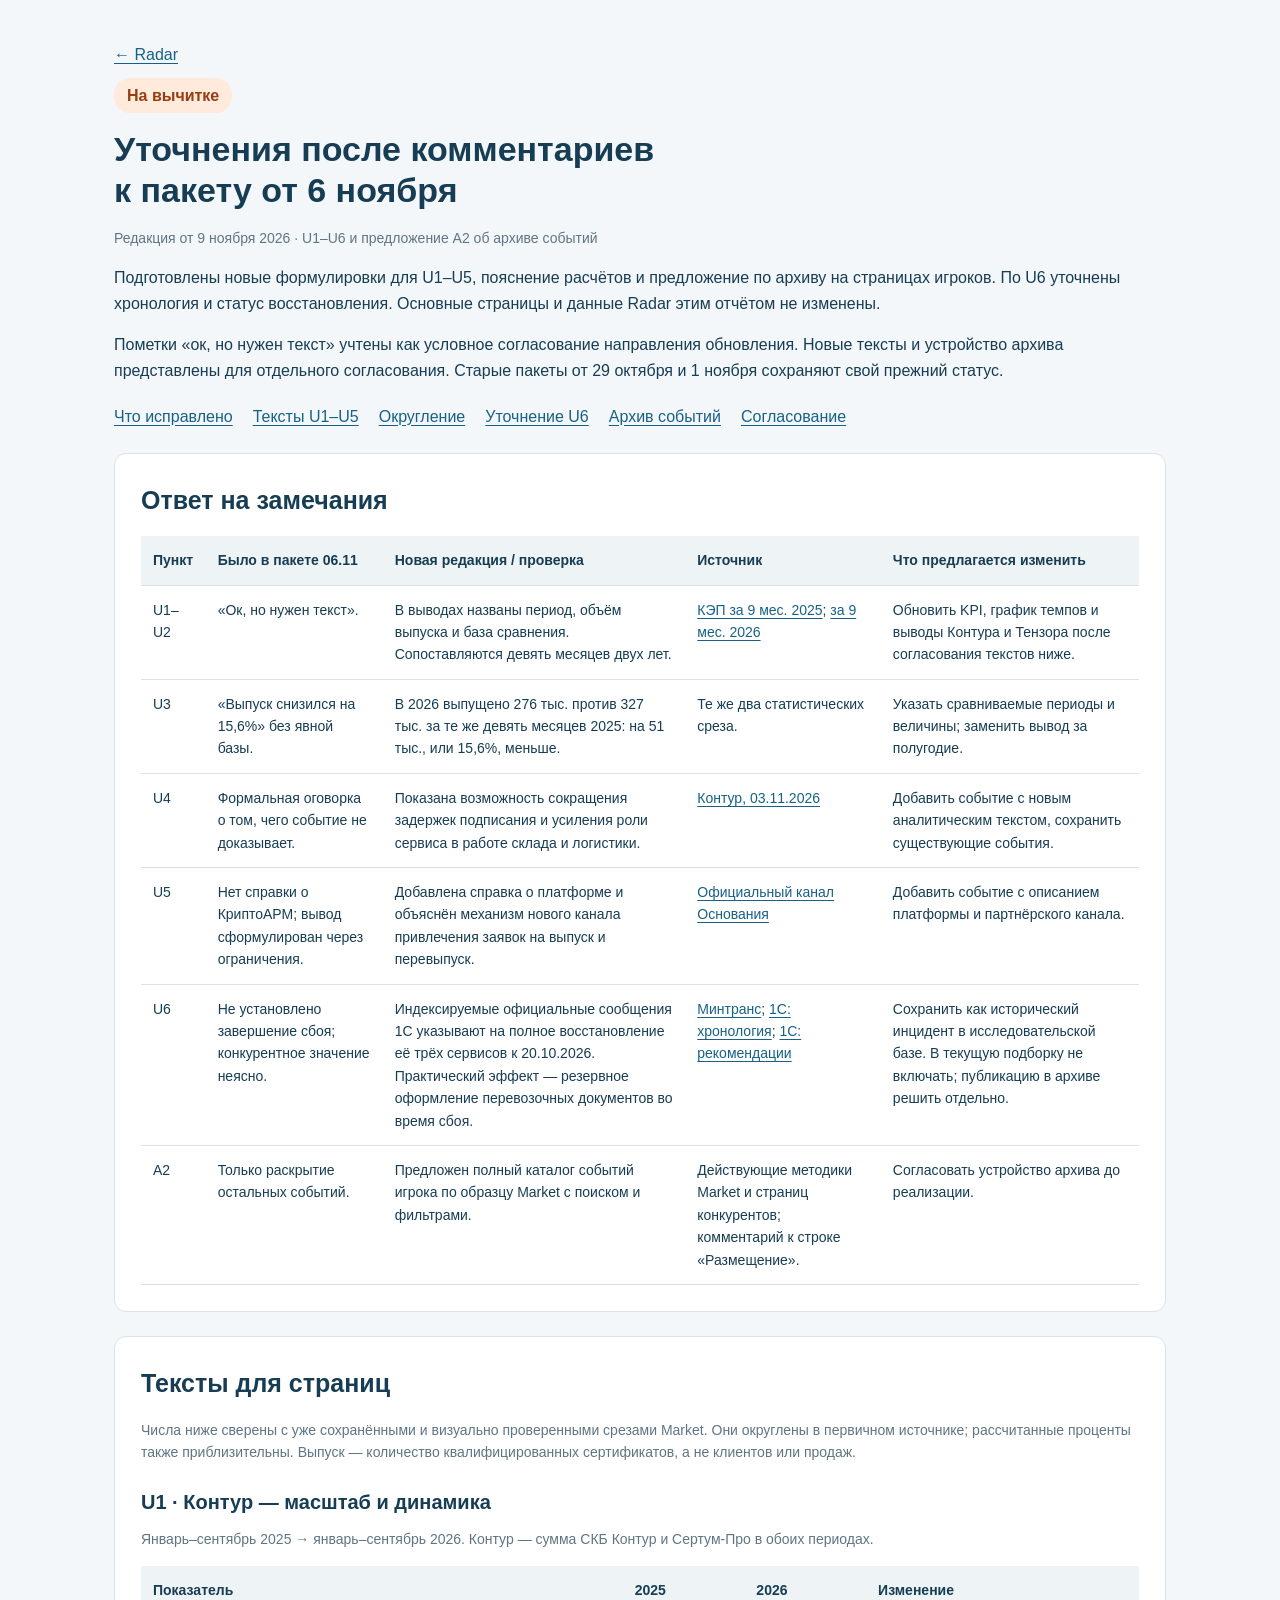
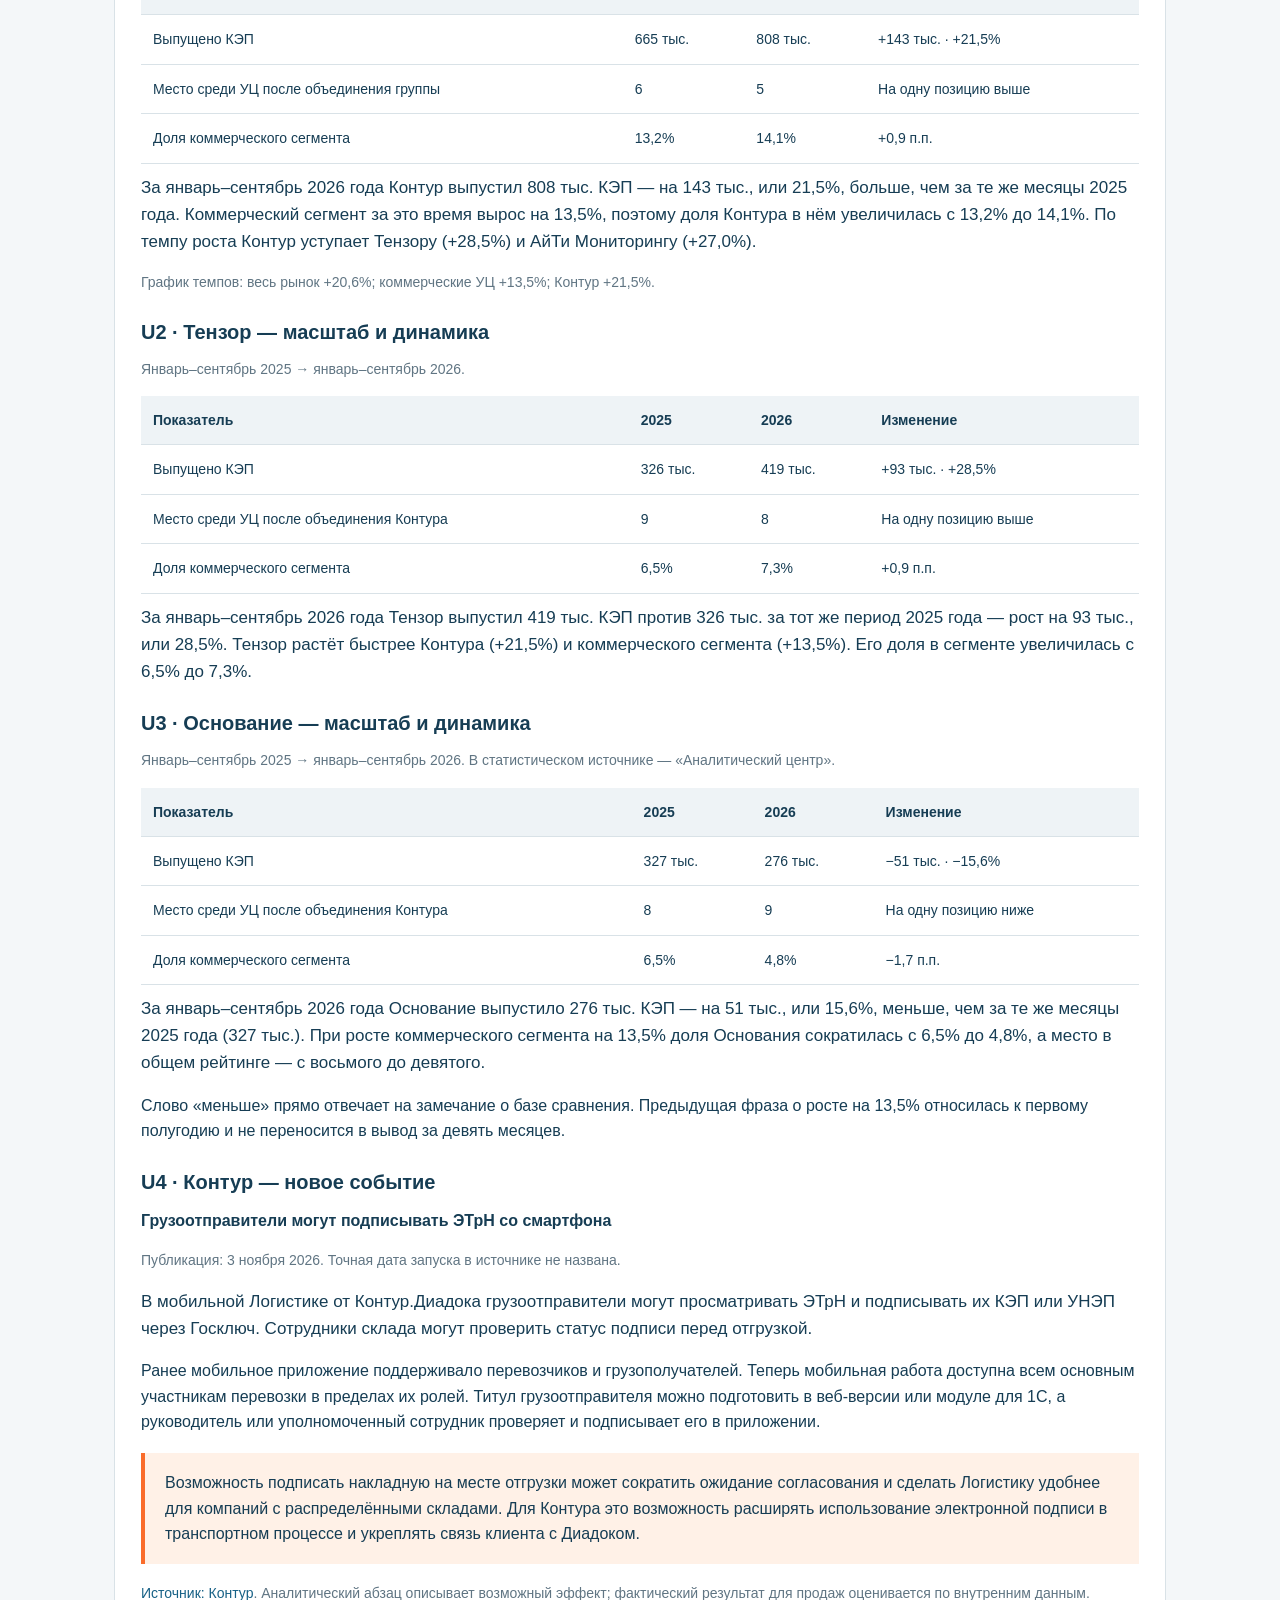
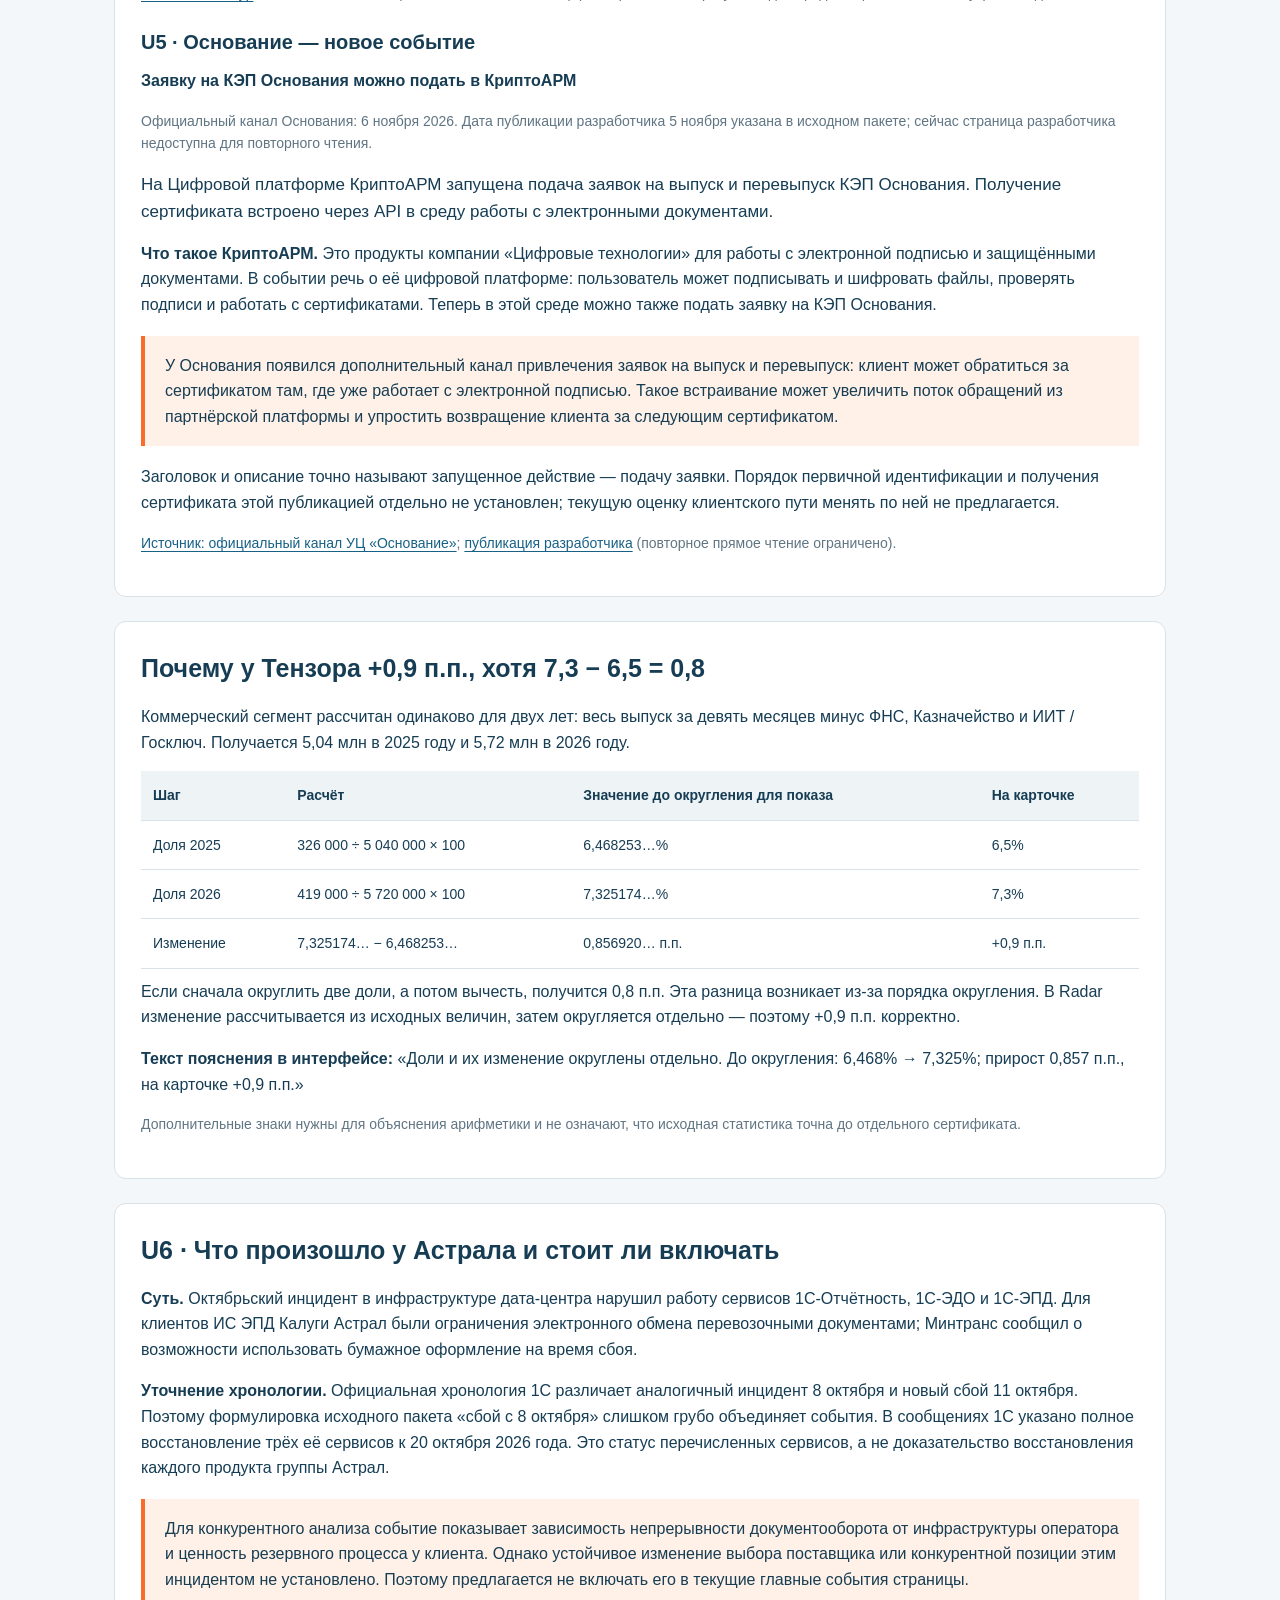
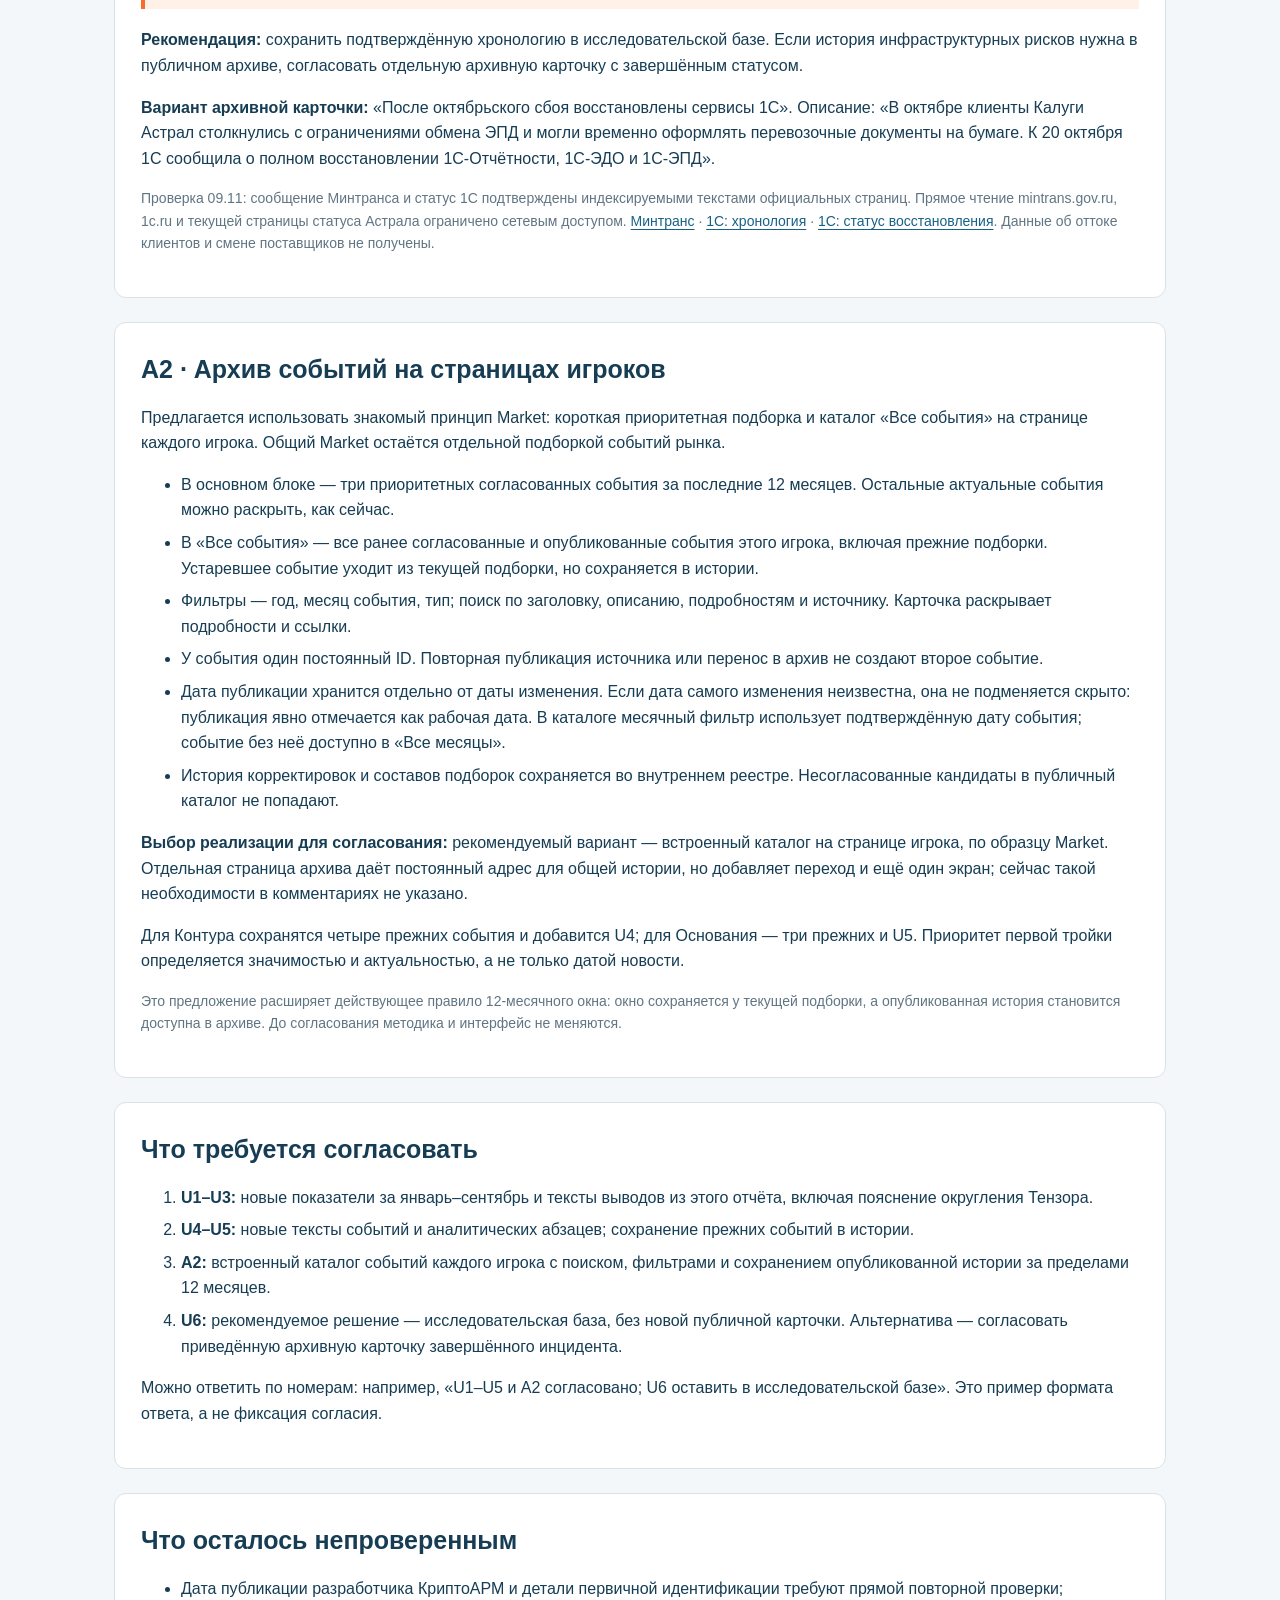
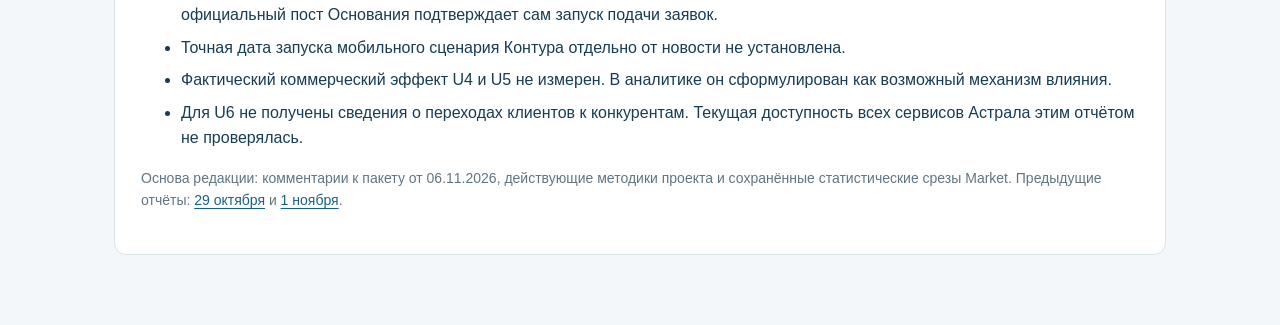
<file: reviews/2026-11-09.html>
<!doctype html>
<html lang="ru"><head><meta charset="utf-8"><meta name="viewport" content="width=device-width,initial-scale=1">
<title>Radar — уточнения после вычитки · 09.11.2026</title>
<style>
:root{color-scheme:light;--navy:#163d54;--orange:#fa6c2b;--line:#d9e2e7;--muted:#607583}*{box-sizing:border-box}body{margin:0;background:#f4f7f9;color:var(--navy);font:16px/1.6 Arial,sans-serif}main{max-width:1100px;margin:0 auto;padding:42px 24px 70px}h1{font-size:34px;line-height:1.2;margin:16px 0}h2{font-size:25px;margin:0 0 16px}h3{font-size:20px;margin:22px 0 8px}p{margin:10px 0 16px}a{color:#176186;text-underline-offset:3px}.status{display:inline-block;padding:5px 13px;border-radius:16px;color:#953e14;background:#ffeadc;font-weight:bold}.meta{color:var(--muted);font-size:14px}section{background:#fff;border:1px solid var(--line);border-radius:12px;padding:26px;margin-top:24px}.analysis-note{background:#fff1e7;border-left:4px solid var(--orange);padding:17px 20px;margin:18px 0}.scroll{overflow-x:auto}table{width:100%;border-collapse:collapse;font-size:14px}th,td{padding:13px 12px;text-align:left;border-bottom:1px solid var(--line);vertical-align:top}th{background:#eef3f6}blockquote{margin:12px 0;padding:0 0 0 18px;border-left:3px solid #b4c8d5}li{margin:7px 0}.text{font-size:17px}code{font:14px Consolas,monospace;background:#f1f5f7;padding:2px 5px}nav{margin-top:20px;display:flex;gap:10px 20px;flex-wrap:wrap}small{font-size:13px} @media(max-width:650px){main{padding:24px 14px}h1{font-size:28px}section{padding:20px 16px}table{min-width:680px}}@media print{body{background:#fff}section{break-inside:avoid;border-radius:0}nav{display:none}}
</style></head><body><main>
<a href="../">← Radar</a><p><span class="status">На вычитке</span></p>
<h1>Уточнения после комментариев<br>к пакету от 6 ноября</h1>
<p class="meta">Редакция от 9 ноября 2026 · U1–U6 и предложение A2 об архиве событий</p>
<p>Подготовлены новые формулировки для U1–U5, пояснение расчётов и предложение по архиву на страницах игроков. По U6 уточнены хронология и статус восстановления. Основные страницы и данные Radar этим отчётом не изменены.</p>
<p>Пометки «ок, но нужен текст» учтены как условное согласование направления обновления. Новые тексты и устройство архива представлены для отдельного согласования. Старые пакеты от 29 октября и 1 ноября сохраняют свой прежний статус.</p>
<nav><a href="#changes">Что исправлено</a><a href="#texts">Тексты U1–U5</a><a href="#rounding">Округление</a><a href="#astral">Уточнение U6</a><a href="#archive">Архив событий</a><a href="#approval">Согласование</a></nav>

<section id="changes"><h2>Ответ на замечания</h2><div class="scroll"><table>
<thead><tr><th>Пункт</th><th>Было в пакете 06.11</th><th>Новая редакция / проверка</th><th>Источник</th><th>Что предлагается изменить</th></tr></thead><tbody>
<tr><td>U1–U2</td><td>«Ок, но нужен текст».</td><td>В выводах названы период, объём выпуска и база сравнения. Сопоставляются девять месяцев двух лет.</td><td><a href="https://t.me/ep_uc/4100">КЭП за 9 мес. 2025</a>; <a href="https://t.me/ep_uc/5686">за 9 мес. 2026</a></td><td>Обновить KPI, график темпов и выводы Контура и Тензора после согласования текстов ниже.</td></tr>
<tr><td>U3</td><td>«Выпуск снизился на 15,6%» без явной базы.</td><td>В 2026 выпущено 276 тыс. против 327 тыс. за те же девять месяцев 2025: на 51 тыс., или 15,6%, меньше.</td><td>Те же два статистических среза.</td><td>Указать сравниваемые периоды и величины; заменить вывод за полугодие.</td></tr>
<tr><td>U4</td><td>Формальная оговорка о том, чего событие не доказывает.</td><td>Показана возможность сокращения задержек подписания и усиления роли сервиса в работе склада и логистики.</td><td><a href="https://kontur.ru/press/news/89189-etrn_v_mobilnom_prilozhenii_logistiki_ot_konturdiadoka">Контур, 03.11.2026</a></td><td>Добавить событие с новым аналитическим текстом, сохранить существующие события.</td></tr>
<tr><td>U5</td><td>Нет справки о КриптоАРМ; вывод сформулирован через ограничения.</td><td>Добавлена справка о платформе и объяснён механизм нового канала привлечения заявок на выпуск и перевыпуск.</td><td><a href="https://t.me/ucosnovanie/1761">Официальный канал Основания</a></td><td>Добавить событие с описанием платформы и партнёрского канала.</td></tr>
<tr><td>U6</td><td>Не установлено завершение сбоя; конкурентное значение неясно.</td><td>Индексируемые официальные сообщения 1С указывают на полное восстановление её трёх сервисов к 20.10.2026. Практический эффект — резервное оформление перевозочных документов во время сбоя.</td><td><a href="https://mintrans.gov.ru/press-center/news/13036">Минтранс</a>; <a href="https://1c.ru/news/newsdesc.jsp?nid=27043">1С: хронология</a>; <a href="https://1c.ru/news/newsdesc.jsp?nid=27045">1С: рекомендации</a></td><td>Сохранить как исторический инцидент в исследовательской базе. В текущую подборку не включать; публикацию в архиве решить отдельно.</td></tr>
<tr><td>A2</td><td>Только раскрытие остальных событий.</td><td>Предложен полный каталог событий игрока по образцу Market с поиском и фильтрами.</td><td>Действующие методики Market и страниц конкурентов; комментарий к строке «Размещение».</td><td>Согласовать устройство архива до реализации.</td></tr>
</tbody></table></div></section>

<section id="texts"><h2>Тексты для страниц</h2>
<p class="meta">Числа ниже сверены с уже сохранёнными и визуально проверенными срезами Market. Они округлены в первичном источнике; рассчитанные проценты также приблизительны. Выпуск — количество квалифицированных сертификатов, а не клиентов или продаж.</p>
<h3 id="u1">U1 · Контур — масштаб и динамика</h3>
<p class="meta">Январь–сентябрь 2025 → январь–сентябрь 2026. Контур — сумма СКБ Контур и Сертум-Про в обоих периодах.</p>
<div class="scroll"><table><thead><tr><th>Показатель</th><th>2025</th><th>2026</th><th>Изменение</th></tr></thead><tbody>
<tr><td>Выпущено КЭП</td><td>665 тыс.</td><td>808 тыс.</td><td>+143 тыс. · +21,5%</td></tr>
<tr><td>Место среди УЦ после объединения группы</td><td>6</td><td>5</td><td>На одну позицию выше</td></tr>
<tr><td>Доля коммерческого сегмента</td><td>13,2%</td><td>14,1%</td><td>+0,9 п.п.</td></tr>
</tbody></table></div>
<p class="text">За январь–сентябрь 2026 года Контур выпустил 808 тыс. КЭП — на 143 тыс., или 21,5%, больше, чем за те же месяцы 2025 года. Коммерческий сегмент за это время вырос на 13,5%, поэтому доля Контура в нём увеличилась с 13,2% до 14,1%. По темпу роста Контур уступает Тензору (+28,5%) и АйТи Мониторингу (+27,0%).</p>
<p class="meta">График темпов: весь рынок +20,6%; коммерческие УЦ +13,5%; Контур +21,5%.</p>

<h3 id="u2">U2 · Тензор — масштаб и динамика</h3>
<p class="meta">Январь–сентябрь 2025 → январь–сентябрь 2026.</p>
<div class="scroll"><table><thead><tr><th>Показатель</th><th>2025</th><th>2026</th><th>Изменение</th></tr></thead><tbody>
<tr><td>Выпущено КЭП</td><td>326 тыс.</td><td>419 тыс.</td><td>+93 тыс. · +28,5%</td></tr>
<tr><td>Место среди УЦ после объединения Контура</td><td>9</td><td>8</td><td>На одну позицию выше</td></tr>
<tr><td>Доля коммерческого сегмента</td><td>6,5%</td><td>7,3%</td><td>+0,9 п.п.</td></tr>
</tbody></table></div>
<p class="text">За январь–сентябрь 2026 года Тензор выпустил 419 тыс. КЭП против 326 тыс. за тот же период 2025 года — рост на 93 тыс., или 28,5%. Тензор растёт быстрее Контура (+21,5%) и коммерческого сегмента (+13,5%). Его доля в сегменте увеличилась с 6,5% до 7,3%.</p>

<h3 id="u3">U3 · Основание — масштаб и динамика</h3>
<p class="meta">Январь–сентябрь 2025 → январь–сентябрь 2026. В статистическом источнике — «Аналитический центр».</p>
<div class="scroll"><table><thead><tr><th>Показатель</th><th>2025</th><th>2026</th><th>Изменение</th></tr></thead><tbody>
<tr><td>Выпущено КЭП</td><td>327 тыс.</td><td>276 тыс.</td><td>−51 тыс. · −15,6%</td></tr>
<tr><td>Место среди УЦ после объединения Контура</td><td>8</td><td>9</td><td>На одну позицию ниже</td></tr>
<tr><td>Доля коммерческого сегмента</td><td>6,5%</td><td>4,8%</td><td>−1,7 п.п.</td></tr>
</tbody></table></div>
<p class="text">За январь–сентябрь 2026 года Основание выпустило 276 тыс. КЭП — на 51 тыс., или 15,6%, меньше, чем за те же месяцы 2025 года (327 тыс.). При росте коммерческого сегмента на 13,5% доля Основания сократилась с 6,5% до 4,8%, а место в общем рейтинге — с восьмого до девятого.</p>
<p>Слово «меньше» прямо отвечает на замечание о базе сравнения. Предыдущая фраза о росте на 13,5% относилась к первому полугодию и не переносится в вывод за девять месяцев.</p>

<h3 id="u4">U4 · Контур — новое событие</h3>
<p><strong>Грузоотправители могут подписывать ЭТрН со смартфона</strong></p>
<p class="meta">Публикация: 3 ноября 2026. Точная дата запуска в источнике не названа.</p>
<p class="text">В мобильной Логистике от Контур.Диадока грузоотправители могут просматривать ЭТрН и подписывать их КЭП или УНЭП через Госключ. Сотрудники склада могут проверить статус подписи перед отгрузкой.</p>
<p>Ранее мобильное приложение поддерживало перевозчиков и грузополучателей. Теперь мобильная работа доступна всем основным участникам перевозки в пределах их ролей. Титул грузоотправителя можно подготовить в веб-версии или модуле для 1С, а руководитель или уполномоченный сотрудник проверяет и подписывает его в приложении.</p>
<div class="analysis-note">Возможность подписать накладную на месте отгрузки может сократить ожидание согласования и сделать Логистику удобнее для компаний с распределёнными складами. Для Контура это возможность расширять использование электронной подписи в транспортном процессе и укреплять связь клиента с Диадоком.</div>
<p class="meta"><a href="https://kontur.ru/press/news/89189-etrn_v_mobilnom_prilozhenii_logistiki_ot_konturdiadoka">Источник: Контур</a>. Аналитический абзац описывает возможный эффект; фактический результат для продаж оценивается по внутренним данным.</p>

<h3 id="u5">U5 · Основание — новое событие</h3>
<p><strong>Заявку на КЭП Основания можно подать в КриптоАРМ</strong></p>
<p class="meta">Официальный канал Основания: 6 ноября 2026. Дата публикации разработчика 5 ноября указана в исходном пакете; сейчас страница разработчика недоступна для повторного чтения.</p>
<p class="text">На Цифровой платформе КриптоАРМ запущена подача заявок на выпуск и перевыпуск КЭП Основания. Получение сертификата встроено через API в среду работы с электронными документами.</p>
<p><strong>Что такое КриптоАРМ.</strong> Это продукты компании «Цифровые технологии» для работы с электронной подписью и защищёнными документами. В событии речь о её цифровой платформе: пользователь может подписывать и шифровать файлы, проверять подписи и работать с сертификатами. Теперь в этой среде можно также подать заявку на КЭП Основания.</p>
<div class="analysis-note">У Основания появился дополнительный канал привлечения заявок на выпуск и перевыпуск: клиент может обратиться за сертификатом там, где уже работает с электронной подписью. Такое встраивание может увеличить поток обращений из партнёрской платформы и упростить возвращение клиента за следующим сертификатом.</div>
<p>Заголовок и описание точно называют запущенное действие — подачу заявки. Порядок первичной идентификации и получения сертификата этой публикацией отдельно не установлен; текущую оценку клиентского пути менять по ней не предлагается.</p>
<p class="meta"><a href="https://t.me/ucosnovanie/1761">Источник: официальный канал УЦ «Основание»</a>; <a href="https://cryptoarm.ru/news/cryptoarm_uc_osnovanie/">публикация разработчика</a> (повторное прямое чтение ограничено).</p>
</section>

<section id="rounding"><h2>Почему у Тензора +0,9 п.п., хотя 7,3 − 6,5 = 0,8</h2>
<p>Коммерческий сегмент рассчитан одинаково для двух лет: весь выпуск за девять месяцев минус ФНС, Казначейство и ИИТ / Госключ. Получается 5,04 млн в 2025 году и 5,72 млн в 2026 году.</p>
<div class="scroll"><table><thead><tr><th>Шаг</th><th>Расчёт</th><th>Значение до округления для показа</th><th>На карточке</th></tr></thead><tbody>
<tr><td>Доля 2025</td><td>326 000 ÷ 5 040 000 × 100</td><td>6,468253…%</td><td>6,5%</td></tr>
<tr><td>Доля 2026</td><td>419 000 ÷ 5 720 000 × 100</td><td>7,325174…%</td><td>7,3%</td></tr>
<tr><td>Изменение</td><td>7,325174… − 6,468253…</td><td>0,856920… п.п.</td><td>+0,9 п.п.</td></tr>
</tbody></table></div>
<p>Если сначала округлить две доли, а потом вычесть, получится 0,8 п.п. Эта разница возникает из-за порядка округления. В Radar изменение рассчитывается из исходных величин, затем округляется отдельно — поэтому +0,9 п.п. корректно.</p>
<p><strong>Текст пояснения в интерфейсе:</strong> «Доли и их изменение округлены отдельно. До округления: 6,468% → 7,325%; прирост 0,857 п.п., на карточке +0,9 п.п.»</p>
<p class="meta">Дополнительные знаки нужны для объяснения арифметики и не означают, что исходная статистика точна до отдельного сертификата.</p>
</section>

<section id="astral"><h2>U6 · Что произошло у Астрала и стоит ли включать</h2>
<p><strong>Суть.</strong> Октябрьский инцидент в инфраструктуре дата-центра нарушил работу сервисов 1С-Отчётность, 1С-ЭДО и 1С-ЭПД. Для клиентов ИС ЭПД Калуги Астрал были ограничения электронного обмена перевозочными документами; Минтранс сообщил о возможности использовать бумажное оформление на время сбоя.</p>
<p><strong>Уточнение хронологии.</strong> Официальная хронология 1С различает аналогичный инцидент 8 октября и новый сбой 11 октября. Поэтому формулировка исходного пакета «сбой с 8 октября» слишком грубо объединяет события. В сообщениях 1С указано полное восстановление трёх её сервисов к 20 октября 2026 года. Это статус перечисленных сервисов, а не доказательство восстановления каждого продукта группы Астрал.</p>
<div class="analysis-note">Для конкурентного анализа событие показывает зависимость непрерывности документооборота от инфраструктуры оператора и ценность резервного процесса у клиента. Однако устойчивое изменение выбора поставщика или конкурентной позиции этим инцидентом не установлено. Поэтому предлагается не включать его в текущие главные события страницы.</div>
<p><strong>Рекомендация:</strong> сохранить подтверждённую хронологию в исследовательской базе. Если история инфраструктурных рисков нужна в публичном архиве, согласовать отдельную архивную карточку с завершённым статусом.</p>
<p><strong>Вариант архивной карточки:</strong> «После октябрьского сбоя восстановлены сервисы 1С». Описание: «В октябре клиенты Калуги Астрал столкнулись с ограничениями обмена ЭПД и могли временно оформлять перевозочные документы на бумаге. К 20 октября 1С сообщила о полном восстановлении 1С-Отчётности, 1С-ЭДО и 1С-ЭПД».</p>
<p class="meta">Проверка 09.11: сообщение Минтранса и статус 1С подтверждены индексируемыми текстами официальных страниц. Прямое чтение mintrans.gov.ru, 1c.ru и текущей страницы статуса Астрала ограничено сетевым доступом. <a href="https://mintrans.gov.ru/eye/press-center/news/13036">Минтранс</a> · <a href="https://1c.ru/news/newsdesc.jsp?nid=27043">1С: хронология</a> · <a href="https://1c.ru/news/newsdesc.jsp?nid=27045">1С: статус восстановления</a>. Данные об оттоке клиентов и смене поставщиков не получены.</p>
</section>

<section id="archive"><h2>A2 · Архив событий на страницах игроков</h2>
<p>Предлагается использовать знакомый принцип Market: короткая приоритетная подборка и каталог «Все события» на странице каждого игрока. Общий Market остаётся отдельной подборкой событий рынка.</p>
<ul>
<li>В основном блоке — три приоритетных согласованных события за последние 12 месяцев. Остальные актуальные события можно раскрыть, как сейчас.</li>
<li>В «Все события» — все ранее согласованные и опубликованные события этого игрока, включая прежние подборки. Устаревшее событие уходит из текущей подборки, но сохраняется в истории.</li>
<li>Фильтры — год, месяц события, тип; поиск по заголовку, описанию, подробностям и источнику. Карточка раскрывает подробности и ссылки.</li>
<li>У события один постоянный ID. Повторная публикация источника или перенос в архив не создают второе событие.</li>
<li>Дата публикации хранится отдельно от даты изменения. Если дата самого изменения неизвестна, она не подменяется скрыто: публикация явно отмечается как рабочая дата. В каталоге месячный фильтр использует подтверждённую дату события; событие без неё доступно в «Все месяцы».</li>
<li>История корректировок и составов подборок сохраняется во внутреннем реестре. Несогласованные кандидаты в публичный каталог не попадают.</li>
</ul>
<p><strong>Выбор реализации для согласования:</strong> рекомендуемый вариант — встроенный каталог на странице игрока, по образцу Market. Отдельная страница архива даёт постоянный адрес для общей истории, но добавляет переход и ещё один экран; сейчас такой необходимости в комментариях не указано.</p>
<p>Для Контура сохранятся четыре прежних события и добавится U4; для Основания — три прежних и U5. Приоритет первой тройки определяется значимостью и актуальностью, а не только датой новости.</p>
<p class="meta">Это предложение расширяет действующее правило 12-месячного окна: окно сохраняется у текущей подборки, а опубликованная история становится доступна в архиве. До согласования методика и интерфейс не меняются.</p>
</section>

<section id="approval"><h2>Что требуется согласовать</h2>
<ol>
<li><strong>U1–U3:</strong> новые показатели за январь–сентябрь и тексты выводов из этого отчёта, включая пояснение округления Тензора.</li>
<li><strong>U4–U5:</strong> новые тексты событий и аналитических абзацев; сохранение прежних событий в истории.</li>
<li><strong>A2:</strong> встроенный каталог событий каждого игрока с поиском, фильтрами и сохранением опубликованной истории за пределами 12 месяцев.</li>
<li><strong>U6:</strong> рекомендуемое решение — исследовательская база, без новой публичной карточки. Альтернатива — согласовать приведённую архивную карточку завершённого инцидента.</li>
</ol>
<p>Можно ответить по номерам: например, «U1–U5 и A2 согласовано; U6 оставить в исследовательской базе». Это пример формата ответа, а не фиксация согласия.</p>
</section>
<section><h2>Что осталось непроверенным</h2>
<ul><li>Дата публикации разработчика КриптоАРМ и детали первичной идентификации требуют прямой повторной проверки; официальный пост Основания подтверждает сам запуск подачи заявок.</li><li>Точная дата запуска мобильного сценария Контура отдельно от новости не установлена.</li><li>Фактический коммерческий эффект U4 и U5 не измерен. В аналитике он сформулирован как возможный механизм влияния.</li><li>Для U6 не получены сведения о переходах клиентов к конкурентам. Текущая доступность всех сервисов Астрала этим отчётом не проверялась.</li></ul>
<p class="meta">Основа редакции: комментарии к пакету от 06.11.2026, действующие методики проекта и сохранённые статистические срезы Market. Предыдущие отчёты: <a href="2026-10-29.html">29 октября</a> и <a href="2026-11-01.html">1 ноября</a>.</p>
</section></main></body></html>
</file>
<file: src/styles.css>
:root {
  --ink: #20242b;
  --muted: #68707a;
  --line: #dce1e5;
  --paper: #fff;
  --soft: #f4f6f7;
  --soft-blue: #edf5f7;
  --competitor: #7f9bb2;
  --competitor-soft: #e5f0f4;
  --green: #168a61;
  --navy: #123955;
  --orange: #f36c2e;
  --orange-soft: #fff2e9;
}

* { box-sizing: border-box; }
html { scroll-behavior: smooth; overflow-x: clip; }
body { margin: 0; overflow-x: clip; background: var(--paper); color: var(--ink); font-family: Inter, Arial, sans-serif; line-height: 1.48; }
a { color: inherit; }

.topbar {
  min-height: 72px;
  display: flex;
  align-items: center;
  justify-content: space-between;
  gap: 28px;
  padding: 0 max(24px, calc((100vw - 1180px) / 2));
  border-bottom: 1px solid var(--line);
  position: sticky;
  top: 0;
  background: #fffefdf2;
  backdrop-filter: blur(12px);
  z-index: 20;
}

.logo { font-weight: 800; letter-spacing: -.06em; text-decoration: none; color: var(--navy); font-size: 21px; white-space: nowrap; }
.logo span { color: var(--orange); }
nav { display: flex; align-items: center; gap: 22px; min-width: 0; }
nav > a, .nav-menu summary, .back { color: var(--muted); text-decoration: none; font-size: 14px; cursor: pointer; }
nav > a.active, nav > a:hover, .nav-menu summary:hover, .back:hover { color: var(--navy); font-weight: 700; }
.nav-menu { position: relative; }
.nav-menu summary { list-style: none; }
.nav-menu summary::-webkit-details-marker { display: none; }
.nav-menu summary::after { content: ' ↓'; font-size: 11px; }
.nav-menu[open] summary::after { content: ' ↑'; }
.nav-menu.is-current summary,
.nav-menu a.active { color: var(--navy); font-weight: 700; }
.nav-menu > div { position: absolute; right: 0; top: 34px; width: 260px; padding: 10px; background: white; border: 1px solid var(--line); box-shadow: 0 18px 50px #1239551c; }
.nav-menu a { display: block; padding: 10px 12px; color: var(--navy); text-decoration: none; font-size: 14px; }
.nav-menu a:hover { background: var(--soft); }

main { max-width: 1180px; margin: auto; padding: 0 24px 90px; }
section { padding: 62px 0; border-bottom: 1px solid var(--line); }
.competitor-zone-events {
  background: var(--soft-blue);
  box-shadow: 0 0 0 100vmax var(--soft-blue);
  clip-path: inset(0 -100vmax);
  border-bottom: 0;
}
.competitor-zone-products,
.competitor-zone-journey,
.competitor-zone-presence { background: transparent; }
.competitor-zone-products {
  background: var(--soft);
  box-shadow: 0 0 0 100vmax var(--soft);
  clip-path: inset(0 -100vmax);
}
.competitor-zone-functionality {
  background: var(--soft-blue);
  box-shadow: 0 0 0 100vmax var(--soft-blue);
  clip-path: inset(0 -100vmax);
}
.hero { padding: 92px 0 70px; max-width: 940px; }
.hero.compact { padding-bottom: 48px; }
.back { display: inline-block; margin-bottom: 38px; }
.eyebrow { text-transform: uppercase; font-weight: 800; letter-spacing: .09em; color: var(--orange); font-size: 12px; margin: 0 0 12px; }
h1 { font-size: clamp(46px, 7vw, 78px); line-height: .98; letter-spacing: -.055em; margin: 0 0 26px; color: var(--navy); }
h2 { font-size: clamp(30px, 4vw, 38px); line-height: 1.08; letter-spacing: -.04em; margin: 0 0 30px; color: var(--navy); max-width: 900px; }
h3, p { margin-top: 0; }
.lead { font-size: 23px; line-height: 1.42; margin: 0 0 26px; max-width: 900px; }
.lead-small { font-size: 19px; line-height: 1.55; }
.section-note { color: var(--muted); max-width: 900px; }
.callout { border-left: 4px solid var(--orange); background: var(--orange-soft); padding: 19px 22px; max-width: 920px; }
.muted-callout { border-color: #8b9ba6; background: var(--soft); }

.kpi-grid { display: grid; grid-template-columns: repeat(auto-fit, minmax(180px, 1fr)); gap: 12px; }
.kpi, .profile-grid article, .facts article, .offer-grid article { background: var(--soft); padding: 22px; min-height: 142px; }
.kpi p, .facts p, .profile-grid p, .offer-grid p, .reputation article:first-child p { color: var(--muted); font-size: 14px; margin-bottom: 14px; }
.kpi strong { display: block; color: var(--navy); font-size: 31px; line-height: 1.03; letter-spacing: -.045em; }
.kpi small, .profile-grid small, .offer-grid small, .reputation small { display: block; color: var(--muted); margin-top: 12px; }

.conclusion-grid { display: grid; grid-template-columns: repeat(auto-fit, minmax(280px, 1fr)); gap: 14px; }
.conclusion { min-height: 285px; padding: 26px; background: var(--navy); color: white; position: relative; overflow: hidden; }
.conclusion > span { position: absolute; right: 18px; top: 4px; font-size: 72px; line-height: 1; font-weight: 800; color: #ffffff0e; }
.conclusion-label { color: #ff9f74; text-transform: uppercase; letter-spacing: .08em; font-size: 11px; font-weight: 800; }
.conclusion h3 { font-size: 24px; line-height: 1.15; margin: 28px 0; max-width: 320px; }
.conclusion p { font-size: 14px; }

.contours { display: grid; gap: 14px; }
.contour { display: grid; grid-template-columns: minmax(260px, 1.15fr) 2fr 80px; align-items: center; gap: 22px; background: var(--soft); padding: 24px; }
.contour h3 { margin: 0 0 4px; color: var(--navy); }
.contour strong { font-size: 25px; color: var(--navy); }
.contour p { color: var(--muted); font-size: 13px; margin: 5px 0 0; }
.bar { height: 12px; background: #dce2e4; border-radius: 20px; overflow: hidden; }
.bar i { height: 100%; background: var(--green); display: block; border-radius: 20px; }
.contour > b { font-size: 22px; color: var(--navy); }

.table-wrap { overflow-x: auto; }
table { width: 100%; border-collapse: collapse; font-size: 15px; }
th { text-align: left; color: var(--muted); font-weight: 600; font-size: 13px; }
th, td { padding: 13px 10px; border-bottom: 1px solid var(--line); }
td a { color: var(--navy); font-weight: 700; }
.positive { color: var(--green); font-weight: 700; }

.comparison-hero { padding: 70px 0 36px; }
.comparison-hero h1 { margin: 0 0 16px; color: var(--navy); font-size: clamp(42px, 5.5vw, 68px); line-height: .98; letter-spacing: -.055em; }
.comparison-hero .lead { max-width: 700px; margin: 0; color: var(--muted); font-size: 19px; line-height: 1.45; }
.comparison-hero, .comparison-section, .capabilities-comparison { --comparison-block-space: 62px; }
.comparison-hero { padding-bottom: var(--comparison-block-space); }
.comparison-section { padding-top: var(--comparison-block-space); }
.comparison-period { margin: -10px 0 18px; color: var(--muted); font-size: 13px; line-height: 1.45; }
.comparison-mini-block { padding: 0 0 var(--comparison-block-space); }
.comparison-mini-block + .comparison-mini-block { margin-top: 0; padding-top: var(--comparison-block-space); }
.comparison-mini-block:last-child { padding-bottom: 0; border-bottom: 0; }
@media (max-width: 680px) {
  .comparison-hero, .comparison-section, .capabilities-comparison { --comparison-block-space: 48px; }
}
.comparison-mini-block h3 { margin: 0 0 12px; color: var(--navy); font-size: 18px; line-height: 1.2; }
.comparison-table-wrap { border-top: 1px solid var(--line); border-bottom: 1px solid var(--line); }
.comparison-table { min-width: 1100px; table-layout: fixed; background: white; }
.comparison-table th, .comparison-table td { min-width: 0; padding: 14px 12px; vertical-align: middle; overflow-wrap: break-word; }
.comparison-table thead th { position: sticky; top: 0; z-index: 4; background: white; color: var(--navy); font-size: 12px; font-weight: 800; line-height: 1.3; }
.comparison-table thead th:first-child, .comparison-table .comparison-product { width: 28%; }
.comparison-table thead th:not(:first-child), .comparison-table td { width: 14.4%; }
.comparison-table .comparison-product { position: sticky; left: 0; z-index: 3; background: white; color: var(--navy); font-size: 14px; font-weight: 700; line-height: 1.35; text-align: left; }
.comparison-table thead .comparison-product { z-index: 6; }
.comparison-table .comparison-kontur-head, .comparison-table .comparison-kontur-cell { position: sticky; left: 28%; }
.comparison-table .comparison-kontur-head { z-index: 5; color: var(--orange); box-shadow: 8px 0 12px -12px #12395580; }
.comparison-table .comparison-kontur-cell { z-index: 2; background: #fffaf7; box-shadow: 8px 0 12px -12px #12395580; }
.comparison-cell { color: var(--navy); text-align: right; }
.comparison-price,
.comparison-price-link { display: inline-flex; align-items: center; justify-content: flex-end; gap: 7px; color: var(--navy); font-size: 15px; font-weight: 700; line-height: 1.3; white-space: nowrap; }
.comparison-price-row { display: inline-flex; align-items: center; justify-content: flex-end; gap: 6px; }
.comparison-price-link { text-decoration: none; }
.comparison-price-link:hover,
.comparison-price-link:focus-visible { color: var(--orange); text-decoration: underline; text-underline-offset: 3px; }
.comparison-status-cell { text-align: right; }
.comparison-status { display: inline-flex; align-items: center; gap: 7px; color: var(--muted); font-size: 12px; font-weight: 600; line-height: 1.35; }
.comparison-delta { display: block; margin-top: 4px; color: var(--muted); font-size: 11px; font-weight: 500; line-height: 1.25; }
.comparison-delta.is-higher { color: var(--green); }
.comparison-delta.is-lower { color: #c64545; }
.comparison-delta.is-same { color: var(--muted); }
.product-tariff-table tr.selected td,
.product-addon-table tr.selected td { background: var(--orange-soft); }
.product-tariff-table tr.selected td:first-child,
.product-addon-table tr.selected td:first-child { box-shadow: inset 3px 0 0 var(--orange); }
.comparison-analysis { margin-top: 16px; }
.comparison-analysis p { margin: 0; }
.comparison-legend { display: flex; flex-wrap: wrap; gap: 8px 18px; margin: 0 0 18px; color: var(--muted); font-size: 12px; font-weight: 700; }
.comparison-legend .is-lower { color: #c64545; }
.comparison-legend .is-higher { color: var(--green); }
.comparison-legend .is-same { color: var(--muted); }

.competitor-grid { display: grid; grid-template-columns: repeat(3, 1fr); gap: 12px; }
.competitor-card { min-height: 210px; display: flex; flex-direction: column; padding: 24px; background: var(--soft); text-decoration: none; border-top: 4px solid transparent; transition: transform .16s ease, border-color .16s ease; }
.competitor-card:hover { transform: translateY(-3px); border-color: var(--orange); }
.competitor-card span { color: var(--orange); font-size: 11px; text-transform: uppercase; letter-spacing: .08em; font-weight: 800; }
.competitor-card h3 { color: var(--navy); font-size: 25px; margin: 18px 0 10px; }
.competitor-card p { color: var(--muted); }
.competitor-card b { margin-top: auto; color: var(--navy); font-size: 13px; }

.mchd-summary { display: flex; align-items: baseline; gap: 12px; padding: 20px 24px; margin: 24px 0 16px; background: var(--orange-soft); }
.mchd-summary p { margin: 0 auto 0 0; color: var(--muted); }
.mchd-summary strong { color: var(--navy); font-size: 32px; }
.mchd-summary span { color: var(--navy); font-weight: 700; }
.mchd-columns { display: grid; grid-template-columns: 1fr 1fr; gap: 16px; }
.mchd-table { padding: 22px; background: var(--soft); }
.mchd-table h3 { color: var(--navy); }
.mchd-table td:first-child span { display: inline-block; width: 25px; color: var(--muted); font-size: 12px; }
.mchd-table td:last-child { text-align: right; font-weight: 800; color: var(--navy); }

.signal-grid { display: grid; grid-template-columns: repeat(3, 1fr); gap: 12px; }
.signal { background: var(--soft-blue); padding: 24px; }
.signal > span { color: var(--orange); font-size: 12px; font-weight: 800; }
.signal p { margin: 15px 0 0; }

.profile-grid, .facts { display: grid; grid-template-columns: repeat(2, 1fr); gap: 12px; }
.profile-grid article { min-height: 115px; }
.profile-grid strong, .facts strong { color: var(--navy); font-size: 18px; line-height: 1.38; }
.profile-grid a { color: var(--navy); }
.facts { margin-bottom: 20px; }

.two-column, .three-column { display: grid; gap: 12px; margin-top: 22px; }
.two-column { grid-template-columns: repeat(2, 1fr); }
.three-column { grid-template-columns: repeat(3, 1fr); }
.two-column article, .three-column article { padding: 22px; background: var(--soft); }
.two-column h3, .three-column h3 { color: var(--navy); font-size: 20px; }
.two-column ul, .three-column ul { padding-left: 18px; }
.two-column li, .three-column li { margin-bottom: 9px; }
.product-columns .limitations { background: var(--orange-soft); }

.function-module { display: grid; grid-template-columns: 1fr 1fr; gap: 28px; padding: 24px 26px; background: #fff; }
.function-column + .function-column { padding-left: 28px; border-left: 1px solid var(--line); }
.function-column > h3 { margin: 0 0 12px; color: var(--muted); font-size: 12px; font-weight: 800; letter-spacing: .08em; text-transform: uppercase; }
.function-row { padding: 14px 0; border-top: 1px solid var(--line); }
.function-row:first-of-type { padding-top: 0; border-top: 0; }
.function-row > div { display: flex; align-items: flex-start; justify-content: space-between; gap: 14px; }
.function-row h4 { margin: 0; color: var(--navy); font-size: 16px; line-height: 1.3; }
.function-row .function-status { flex: 0 0 auto; padding: 5px 9px; border-radius: 999px; background: var(--competitor-soft); color: var(--navy); font-size: 11px; font-weight: 800; white-space: nowrap; }
.function-row .function-status.status-active,
.journey-context span.status-active,
.presence-event span.status-active { background: var(--orange); color: white; }
.function-row .function-status.status-neutral,
.journey-context span.status-neutral { background: var(--competitor-soft); color: var(--navy); }
.journey-context span.status-unverified { background: var(--navy); color: white; }
.function-row strong { display: block; margin-top: 8px; color: var(--navy); font-size: 17px; line-height: 1.3; }
.function-row p { margin: 7px 0 0; color: var(--muted); font-size: 14px; line-height: 1.45; }
.function-row .function-solution-name { display: inline; margin: 0; color: inherit; font-size: inherit; font-weight: 700; line-height: inherit; }
.function-row small { display: block; margin-top: 7px; color: var(--muted); font-size: 12px; line-height: 1.4; }
.function-focus { margin-top: 24px; padding: 18px 22px; background: var(--navy); }
.function-focus span, .function-claimed span { display: block; margin-bottom: 8px; color: var(--muted); font-size: 11px; font-weight: 800; letter-spacing: .08em; text-transform: uppercase; }
.function-focus span { color: #dce7ed; }
.function-focus p { margin: 0; color: #fff; font-size: 15px; line-height: 1.45; font-weight: 700; }
.function-claimed b { display: block; }

.offer-grid { display: grid; grid-template-columns: repeat(auto-fit, minmax(230px, 1fr)); gap: 12px; }
.offer-grid article { min-height: 132px; }
.offer-grid strong { color: var(--navy); font-size: 24px; }
.commercial-strip { display: grid; grid-template-columns: repeat(3, 1fr); gap: 12px; margin-top: 14px; }
.commercial-strip p { margin: 0; padding: 18px; background: var(--soft-blue); font-size: 14px; }

.product-subheading { margin-top: 42px; }
.product-note { margin: -8px 0 18px; }
.product-card-grid { display: grid; gap: 12px; }
.product-card-grid-3 { grid-template-columns: repeat(3, 1fr); }
.product-card-grid-2 { grid-template-columns: repeat(2, 1fr); }
.product-card-grid-1 { grid-template-columns: minmax(280px, 420px); }
.product-card { min-height: 142px; padding: 22px; display: flex; flex-direction: column; background: white; border: 1px solid var(--line); }
.product-card.selected { border-color: var(--orange); box-shadow: inset 0 0 0 1px var(--orange); }
.product-card h4 { margin: 0 0 14px; color: var(--navy); font-size: 20px; line-height: 1.22; }
.product-card-grid .product-card:not(.product-card-secondary) h4 { margin-bottom: 16px; }
.product-card strong { display: block; color: var(--navy); font-size: 27px; line-height: 1.08; letter-spacing: -.04em; }
.product-card p { margin: 12px 0 0; color: var(--muted); font-size: 14px; line-height: 1.45; }
.product-card-actions { margin-top: auto; padding-top: 16px; display: flex; align-items: center; justify-content: space-between; gap: 14px; color: var(--muted); font-size: 13px; }
.product-card-actions button, .product-detail-head button { padding: 0; border: 0; background: transparent; color: var(--orange); font: inherit; font-size: 13px; font-weight: 800; cursor: pointer; }
.competitor-page .product-card-actions .secondary-action,
.competitor-page .product-card-actions .secondary-action:hover,
.competitor-page .product-card-actions .secondary-action:focus-visible {
  background: transparent;
  color: var(--navy);
  text-decoration: none;
}
.competitor-page .product-card-actions .secondary-action:hover,
.competitor-page .product-card-actions .secondary-action:focus-visible { text-decoration: underline; }
.product-card-secondary { min-height: 168px; }
.product-card-secondary h4 { margin-bottom: 0; color: var(--navy); font-size: 19px; font-weight: 700; line-height: 1.25; }
.product-card-secondary .product-cost { margin-top: 12px; color: var(--muted); font-size: 14px; font-weight: 600; line-height: 1.35; }
.product-card-secondary .product-cost strong { display: inline; margin: 0; color: var(--navy); font-size: inherit; font-weight: inherit; line-height: inherit; letter-spacing: 0; }
.product-card-secondary .product-description { margin-top: 11px; color: var(--muted); font-size: 14px; font-weight: 400; line-height: 1.45; }
@supports (grid-template-rows: subgrid) {
  .product-card-grid:has(.product-card-secondary) { grid-auto-rows: auto; }
  .product-card-grid .product-card-secondary { display: grid; grid-template-rows: subgrid; grid-row: span 4; gap: 0; }
  .product-card-secondary h4 { align-self: start; margin: 0; }
  .product-card-secondary .product-cost { align-self: start; margin: 15px 0 0; }
  .product-card-secondary .product-description { align-self: start; margin: 19px 0 0; }
  .product-card-secondary .product-card-actions { align-self: end; margin-top: 0; }
}
.product-detail-panel { margin-top: 12px; padding: 24px; background: var(--orange-soft); border: 1px solid #ffd8c4; }
.product-detail-panel[hidden] { display: none; }
.product-detail-head { display: flex; align-items: flex-start; justify-content: space-between; gap: 18px; margin-bottom: 16px; }
.product-detail-head h4 { margin: 0; color: var(--navy); font-size: 21px; }
.product-tariff-table table { table-layout: fixed; background: white; }
.product-tariff-table th, .product-tariff-table td { vertical-align: middle; }
.product-tariff-table th:nth-child(1), .product-tariff-table td:nth-child(1) { width: 24%; }
.product-tariff-table th:nth-child(2), .product-tariff-table td:nth-child(2) { width: 18%; white-space: nowrap; }
.product-tariff-table th:nth-child(3), .product-tariff-table td:nth-child(3) { white-space: normal; text-align: left; }
.product-addons-summary { display: flex; flex-wrap: wrap; align-items: center; justify-content: space-between; gap: 8px 14px; padding: 12px 0; border-top: 1px solid var(--line); border-bottom: 1px solid var(--line); }
.product-addons-summary p { min-width: 0; margin: 0; color: var(--muted); font-size: 14px; line-height: 1.4; }
.product-addons-summary .secondary-action { flex: none; }
.product-addons { display: flow-root; }
.product-addon-panel { margin-top: 12px; }
.product-addon-panel[hidden] { display: none; }
.product-addon-table table { width: 100%; min-width: 620px; table-layout: fixed; background: white; }
.product-addon-table th, .product-addon-table td { vertical-align: middle; white-space: normal; overflow-wrap: break-word; }
.product-addon-table th:nth-child(1), .product-addon-table td:nth-child(1) { width: 32%; }
.product-addon-table th:nth-child(2), .product-addon-table td:nth-child(2) { width: 18%; }
.product-addon-table th:nth-child(3), .product-addon-table td:nth-child(3) { width: 50%; text-align: left; }
.product-addon-table .info-inline { flex-wrap: nowrap; max-width: 100%; }
.product-addon-note { margin: 14px 0 0; color: var(--muted); font-size: 13px; line-height: 1.45; }
.promo-grid { display: grid; gap: 12px; }
.promo-grid-3 { grid-template-columns: repeat(3, 1fr); }
.promo-grid-2 { grid-template-columns: repeat(2, 1fr); }
.promo-grid-1 { grid-template-columns: 1fr; }
.promo-grid article { padding: 21px 22px; background: var(--competitor-soft); border: 1px solid transparent; }
.promo-grid > article > span { color: var(--muted); font-size: 11px; font-weight: 800; letter-spacing: .08em; }
.promo-grid h4 { margin: 10px 0 8px; color: var(--navy); font-size: 20px; line-height: 1.2; }
.promo-grid strong { display: block; color: var(--navy); font-size: 24px; line-height: 1.12; letter-spacing: -.035em; }
.promo-grid strong .promo-price-with-info { display: inline-flex; align-items: center; gap: 8px; color: inherit; font: inherit; letter-spacing: inherit; }
.promo-grid p { margin: 12px 0 0; color: var(--muted); font-size: 14px; line-height: 1.45; }
.promo-grid small { display: block; margin-top: 10px; color: var(--muted); font-size: 12px; }
.promo-grid .promo-note { margin-top: 7px; font-size: 14px; font-weight: 400; line-height: 1.45; }
.info-tip .source-link { white-space: nowrap; }
.product-empty-state { padding: 21px 22px; background: var(--competitor-soft); border: 1px solid transparent; color: var(--muted); font-size: 14px; line-height: 1.45; }
.sales-module { display: grid; grid-template-columns: 1.1fr .9fr; gap: 28px; align-items: start; }
.sales-column + .sales-column { padding-left: 28px; border-left: 1px solid var(--line); }
.sales-column h3 { margin: 0 0 14px; color: var(--muted); font-size: 12px; font-weight: 800; letter-spacing: .08em; text-transform: uppercase; }
.sales-column .sales-column-heading { margin: 0 0 19px; padding: 13px 16px; border-top: 3px solid var(--competitor); background: var(--competitor-soft); color: var(--navy); font-size: 15px; font-weight: 800; letter-spacing: .08em; }
.sales-rows article, .sales-partner { padding: 14px 0; border-top: 1px solid var(--line); }
.sales-rows article:first-child { padding-top: 0; border-top: 0; }
.sales-rows p, .sales-partner p { margin: 0 0 5px; color: var(--muted); font-size: 13px; }
.sales-rows strong, .sales-partner strong { display: block; color: var(--navy); font-size: 17px; line-height: 1.35; }
.sales-rows small, .sales-partner small { display: block; margin-top: 5px; color: var(--muted); font-size: 13px; line-height: 1.4; }
.sales-channels { padding-bottom: 16px; }
.sales-channels p { margin: 0 0 7px; color: var(--muted); font-size: 13px; }
.sales-channels strong { display: block; color: var(--navy); font-size: 16px; font-weight: 700; line-height: 1.35; }
.sales-empty, .sales-empty-row small, .sales-channels.sales-empty span { display: block; margin: 0; color: var(--muted); font-size: 13px; line-height: 1.45; }

.journey { list-style: none; padding: 0; margin: 0; max-width: 900px; counter-reset: steps; }
.journey li { position: relative; display: grid; grid-template-columns: 42px 1fr; gap: 17px; counter-increment: steps; }
.journey li:not(:last-child)::before { content: ''; position: absolute; left: 20px; top: 36px; bottom: 0; width: 1px; background: var(--line); }
.journey li > span::after { content: counter(steps); display: grid; place-items: center; width: 40px; height: 40px; border-radius: 50%; color: white; background: var(--navy); font-size: 13px; font-weight: 800; }
.journey p { padding: 8px 0 28px; margin: 0; }

.journey-context { display: flex; align-items: center; justify-content: space-between; gap: 18px; margin-bottom: 24px; padding: 15px 18px; background: var(--soft-blue); color: var(--muted); font-size: 13px; }
.journey-context p { margin: 0; }
.journey-context span { flex: 0 0 auto; padding: 7px 12px; border-radius: 999px; background: var(--competitor-soft); color: var(--navy); font-weight: 700; }
.journey-stage-grid { display: grid; grid-template-columns: repeat(5, 1fr); gap: 12px; }
.journey-stage { position: relative; display: flex; flex-direction: column; padding: 16px 0 0; border-top: 1px solid var(--line); }
.journey-stage.selected { border-top-color: var(--orange); box-shadow: inset 0 2px 0 var(--orange); }
.journey-stage > span { display: inline-grid; place-items: center; width: 28px; height: 28px; margin-bottom: 14px; border-radius: 50%; background: var(--navy); color: white; font-size: 11px; font-weight: 800; }
.journey-stage h3 { min-height: 0; margin: 0 0 16px; color: var(--navy); font-size: 16px; line-height: 1.25; }
.journey-stage p { min-height: 74px; margin: 0; color: var(--muted); font-size: 13px; line-height: 1.42; }
.journey-stage strong { position: relative; display: block; margin-top: 31px; padding-left: 10px; color: var(--navy); font-size: 14px; line-height: 1.3; }
.journey-stage strong::before { content: ''; position: absolute; top: 1px; bottom: 1px; left: 0; width: 3px; background: var(--competitor); }
.journey-stage strong + button { margin-top: 12px; }
.journey-stage .secondary-action { margin-left: -10px; }
.journey-stage button { align-self: flex-start; margin-top: auto; }
.journey-stage.is-unchecked > span { background: #b8c4cc; }
.journey-stage.is-unchecked h3, .journey-stage.is-unchecked p { color: var(--muted); }
.journey-detail-panel { margin-top: 18px; padding: 24px; background: var(--orange-soft); border: 1px solid #ffd8c4; }
.journey-detail-panel[hidden] { display: none; }
.journey-detail-content { display: grid; grid-template-columns: minmax(0, 1fr) auto; gap: 24px; align-items: start; }
.journey-detail-content h4 { margin: 0 0 12px; color: var(--navy); font-size: 21px; }
.journey-detail-content ul { margin: 0; padding-left: 18px; }
.journey-detail-content li { margin-bottom: 6px; font-size: 14px; }
.journey-detail-content p { margin: 14px 0 0; color: var(--muted); font-size: 12px; }
.journey-detail-content button { white-space: nowrap; }
.journey-observations-heading { margin-top: 32px; }
.journey-observations { display: grid; gap: 0; padding: 18px 20px; background: var(--soft); }
.journey-observations-1 { grid-template-columns: 1fr; }
.journey-observations-2 { grid-template-columns: repeat(2, minmax(0, 1fr)); }
.journey-observations-3 { grid-template-columns: repeat(3, minmax(0, 1fr)); }
.journey-observations article { padding: 0 20px; }
.journey-observations article:first-child { padding-left: 0; }
.journey-observations article + article { border-left: 1px solid var(--line); }
.journey-observations strong { color: var(--navy); font-size: 16px; }
.journey-observations p { margin: 6px 0 0; color: var(--muted); font-size: 14px; line-height: 1.45; }

.reputation { display: grid; grid-template-columns: minmax(240px, .7fr) 1.5fr; gap: 12px; }
.reputation article { background: var(--soft); padding: 24px; }
.reputation article:first-child strong { display: block; color: var(--navy); font-size: 44px; letter-spacing: -.05em; }

.presence-module { display: grid; grid-template-columns: repeat(2, minmax(0, 1fr)); gap: 28px; align-items: start; }
.presence-column + .presence-column { padding-left: 0; border-left: 0; }
.presence-column > h3 { margin: 0 0 14px; color: var(--muted); font-size: 12px; font-weight: 800; letter-spacing: .08em; text-transform: uppercase; }
.presence-column > h3:not(:first-child) { margin-top: 28px; }
.presence-event, .presence-complaints article { padding: 14px 0; border-top: 1px solid var(--line); }
.presence-event:first-of-type, .presence-complaints article:first-child { padding-top: 0; border-top: 0; }
.presence-event > div { display: flex; flex-wrap: wrap; align-items: center; gap: 8px; margin-bottom: 7px; }
.presence-event time { color: var(--muted); font-size: 13px; }
.presence-event span { padding: 4px 8px; border-radius: 999px; background: var(--competitor-soft); color: var(--navy); font-size: 10px; font-weight: 800; letter-spacing: .05em; }
.presence-event h4, .presence-complaints strong { display: block; margin: 0 0 6px; color: var(--navy); font-size: 16px; line-height: 1.3; }
.presence-event p, .presence-complaints p { margin: 0; color: var(--muted); font-size: 14px; line-height: 1.45; }
.presence-complaints-empty { padding: 14px 16px; background: var(--competitor-soft); }
.presence-event-source { display: inline-block; margin-top: 8px; color: var(--orange); font-size: 12px; font-weight: 600; }
.presence-event-source:hover, .presence-event-source:focus-visible { text-decoration: underline; }
.presence-expert-panel { margin-top: 34px; padding: 26px 28px; background: var(--navy); }
.presence-expert-panel > h3 { margin: 0 0 19px; color: #dce7ed; font-size: 11px; font-weight: 800; letter-spacing: .08em; text-transform: uppercase; }
.presence-experts { display: grid; }
.presence-experts-1 { grid-template-columns: 1fr; }
.presence-experts-2 { grid-template-columns: repeat(2, minmax(0, 1fr)); }
.presence-experts-3 { grid-template-columns: repeat(3, minmax(0, 1fr)); }
.presence-experts-4 { grid-template-columns: repeat(4, minmax(0, 1fr)); }
.presence-experts article { padding: 14px 22px; }
.presence-experts article:nth-child(odd) { padding-left: 0; }
.presence-experts article:nth-child(n + 2) { border-left: 1px solid rgba(255,255,255,.2); padding-left: 22px; }
.presence-experts article:first-child { padding-left: 0; }
.presence-experts article:nth-child(4n + 1) { border-left: 0; padding-left: 0; }
.presence-experts article:nth-child(4n) { padding-right: 0; }
.presence-experts strong { color: #fff; font-size: 16px; font-weight: 700; line-height: 1.3; }
.presence-experts p { margin: 5px 0 0; color: #dce7ed; font-size: 13px; line-height: 1.4; }
.presence-rating { padding: 0 0 18px; border-bottom: 1px solid var(--line); }
.presence-rating-panel { padding: 20px 22px; background: var(--navy); }
.presence-rating-label { margin: 0 0 9px; color: #dce7ed; font-size: 11px; font-weight: 800; letter-spacing: .08em; text-transform: uppercase; }
.presence-rating-panel .presence-rating { padding: 0; border-bottom: 0; }
.presence-rating strong { display: block; color: var(--navy); font-size: 34px; line-height: 1.1; letter-spacing: -.045em; }
.presence-rating p { margin: 8px 0 0; color: var(--muted); font-size: 14px; }
.presence-rating-panel .presence-rating strong { color: #fff; font-size: 34px; }
.presence-rating-panel .presence-rating p { color: #dce7ed; font-size: 13px; }
.presence-rating-panel .info-tip { color: #dce7ed; }
.presence-rating-panel .info-tip > span:first-child { border-color: currentColor; }
.presence-rating-panel .info-tip:hover, .presence-rating-panel .info-tip:focus { color: #fff; }
.presence-empty { margin: 0; padding: 14px 16px; background: var(--competitor-soft); color: var(--muted); font-size: 14px; line-height: 1.45; }
.presence-expert-empty { margin: 0; color: #dce7ed; font-size: 13px; line-height: 1.45; }
.presence-regional-note { margin: 16px 0 0; color: var(--muted); font-size: 13px; line-height: 1.45; }
.presence-analysis b { display: block; }

.methodology { padding-left: 20px; max-width: 900px; }
.methodology li { margin-bottom: 12px; }
.market-hero { max-width:none; min-height:calc(100vh - 73px); padding:44px 0; display:grid; grid-template-columns:minmax(0, .9fr) minmax(500px, 1.1fr); gap:48px; align-items:center; }
.market-hero h1 { font-size:clamp(48px, 5.5vw, 72px); max-width:600px; }
.market-hero .lead { font-size:20px; max-width:620px; }
.hero-conclusion { max-width:650px; padding:18px 20px; border-left:4px solid var(--orange); background:var(--orange-soft); font-size:15px; }
.market-hero-visual { width:100%; }
.market-position { max-width:470px; margin-left:auto; }
.position-level { display:grid; grid-template-columns:36px 1fr; gap:14px; align-items:center; min-height:88px; padding:16px 20px; }
.position-level.total { width:100%; background:var(--soft); color:var(--navy); }
.position-level.commercial { width:86%; margin-left:7%; background:var(--navy); color:white; }
.position-level.group { width:72%; margin-left:14%; background:var(--orange); color:white; }
.position-index { align-self:start; padding-top:3px; font-size:11px; font-weight:800; opacity:.55; }
.position-level p { margin:0 0 3px; font-size:14px; font-weight:800; }
.position-level strong { display:inline-block; margin-right:7px; font-size:27px; line-height:1; letter-spacing:-.04em; }
.position-level small, .position-level em { font-size:12px; font-style:normal; opacity:.78; }
.position-level em { display:block; margin-top:6px; }
.position-level ul { display:flex; flex-wrap:wrap; gap:4px 14px; margin:7px 0 0; padding:0; list-style:none; }
.position-level li { font-size:11px; font-weight:700; }
.position-arrow { display:block; height:20px; color:var(--muted); text-align:center; font-size:17px; line-height:20px; }
.hero-metrics, .group-cards, .demographics, .event-grid { display: grid; gap: 12px; }
.hero-metrics { grid-template-columns: repeat(2, minmax(180px, 240px)); margin: 30px 0; }
.hero-metrics article { padding: 20px; background: var(--navy); color: white; }
.hero-metrics span, .card-kicker, .event-status { display: block; color: var(--muted); font-size: 12px; font-weight: 800; letter-spacing: .06em; text-transform: uppercase; }
.hero-metrics span { color: #dce7ed; }.hero-metrics strong { display:block; font-size: 34px; letter-spacing:-.05em; }
.group-cards { grid-template-columns: repeat(2, 1fr); }.group-card, .demographics article, .event-grid article { padding: 24px; background: var(--soft); }
.group-card h3, .demographics h3 { color: var(--navy); font-size: 24px; }.group-card dl { margin: 20px 0; }.group-card dl div { display:flex; justify-content:space-between; gap:16px; padding:10px 0; border-bottom:1px solid var(--line); }.group-card dt { color:var(--muted); font-size:14px; }.group-card dd { margin:0; color:var(--navy); font-weight:800; white-space:nowrap; }.data-tag { display:inline-block; margin-left:5px; color:var(--orange); font-size:10px; font-weight:800; text-transform:uppercase; }.group-share { color:var(--muted); font-size:13px; }.group-conclusion { border-left:3px solid var(--orange); padding-left:12px; }
.structure-table tfoot { background:var(--soft); color:var(--navy); }.legend { display:inline-block; width:10px; height:10px; margin-right:8px; border-radius:50%; }.legend.state, .stacked-bar .state { background:#7d9bb5; }.legend.iit, .stacked-bar .iit { background:var(--orange); }.legend.commercial, .stacked-bar .commercial { background:var(--green); }
.stacked-chart { display:grid; grid-template-columns:180px 180px 1fr; gap:22px; align-items:end; margin-top:28px; }.stacked-column p { color:var(--muted); font-size:13px; margin-bottom:8px; }.stacked-bar { display:flex; height:30px; overflow:hidden; border-radius:2px; background:var(--line); }.stacked-bar i { display:block; height:100%; }.stacked-column strong { display:block; margin-top:8px; color:var(--navy); font-size:23px; }.driver-note { margin:0; padding:18px; background:var(--orange-soft); }
.demographics { grid-template-columns:repeat(3, 1fr); }.demographic-values { display:flex; gap:8px; align-items:baseline; flex-wrap:wrap; color:var(--muted); }.demographic-values strong { color:var(--navy); font-size:25px; }.trend-change { color:var(--green); font-weight:800; font-size:20px; }.demographics small { color:var(--muted); }
.mchd-group { display:grid; grid-template-columns:repeat(2, 1fr); gap:12px; margin:24px 0; }.mchd-group article { padding:20px; background:var(--soft-blue); }.mchd-group p { color:var(--muted); }.mchd-group strong { display:block; color:var(--navy); font-size:30px; }.mchd-group small, .mchd-group > p, .mchd-footnote { color:var(--muted); font-size:13px; }.mchd-group > p { grid-column:1/-1; margin:0; }.mchd-bars { display:grid; gap:9px; }.mchd-row { display:grid; grid-template-columns:24px minmax(150px, 1fr) minmax(120px, 2fr) 105px 70px; gap:10px; align-items:center; }.mchd-row > span:first-child { color:var(--muted); font-size:12px; }.mchd-row p { margin:0; font-size:14px; }.mchd-row > div { height:10px; background:var(--soft-blue); }.mchd-row i { display:block; height:100%; background:#829caf; }.mchd-row b { color:var(--navy); text-align:right; font-size:13px; }
.event-grid { grid-template-columns:repeat(3, 1fr); }.event-grid article { min-height:220px; }.event-status { color:var(--orange); }.event-grid time { display:block; color:var(--navy); font-weight:800; margin:12px 0 20px; }.event-grid p { font-size:14px; }.methodology-details { max-width:900px; }.methodology-details summary { cursor:pointer; color:var(--navy); font-weight:800; padding:16px 0; }.methodology-details > div { padding:20px; background:var(--soft); }.sources a { color:var(--navy); }
footer { background: var(--navy); color: #dce7ed; padding: 28px max(24px, calc((100vw - 1180px) / 2)); font-size: 13px; }

@media (max-width: 900px) {
  .competitor-grid, .three-column, .commercial-strip, .product-card-grid-3, .promo-grid-3 { grid-template-columns: repeat(2, 1fr); }
  .signal-grid { grid-template-columns: 1fr; }
  .contour { grid-template-columns: 1fr; }
  .market-hero { grid-template-columns:1fr; min-height:auto; }.market-position { margin-left:0; }
  .competitor-hero-v2 { grid-template-columns: 1fr; gap: 28px; }
  .competitor-kpi-grid { grid-template-columns: repeat(3, minmax(0, 1fr)); }
  .demographics, .event-grid { grid-template-columns:repeat(2, 1fr); }.stacked-chart { grid-template-columns:1fr 1fr; }.driver-note { grid-column:1/-1; }
}

@media (max-width: 680px) {
  .topbar { min-height: 64px; gap: 14px; padding-top: 14px; padding-bottom: 14px; }
  .logo { font-size: 18px; }
  nav { gap: 14px; }
  nav > a, .nav-menu summary { font-size: 13px; }
  .hero { padding-top: 58px; }
  .competitor-grid, .three-column, .two-column, .commercial-strip, .profile-grid, .facts, .mchd-columns, .reputation, .product-card-grid-2, .product-card-grid-3, .promo-grid-2, .promo-grid-3 { grid-template-columns: 1fr; }
  .group-cards, .demographics, .event-grid, .mchd-group, .competitor-kpi-grid, .competitor-scale-grid, .positioning-segments, .positioning-scenarios, .positioning-trust, .positioning-proof-grid { grid-template-columns:1fr; }.hero-metrics { grid-template-columns:1fr; }.mchd-row { grid-template-columns:22px minmax(100px, 1fr) minmax(60px, 1fr) 72px 48px; gap:6px; }.mchd-row p, .mchd-row b, .mchd-share { font-size:11px; }.stacked-chart { grid-template-columns:1fr; }.driver-note { grid-column:auto; }
  .market-hero { padding-top:42px; gap:32px; }.position-level.commercial { width:92%; margin-left:4%; }.position-level.group { width:84%; margin-left:8%; }
  .mchd-summary { align-items: flex-start; flex-wrap: wrap; }
  .mchd-summary p { flex-basis: 100%; }
  section { padding: 48px 0; }
}

@media (max-width: 440px) {
  .topbar { gap: 10px; padding-right: 16px; padding-left: 16px; }
  nav { gap: 10px; }
  nav > a, .nav-menu summary { font-size: 12px; }
  .kontur-category-chart { grid-template-columns: 1fr; height: auto; }
  .kontur-category-period { min-height: 230px; padding: 12px 0; }
  .kontur-category-period:not(:last-child)::after { top: auto; right: 12px; bottom: 0; left: 12px; border-top: 1px dashed #aebbc4; border-right: 0; }
  .kontur-category-bars { max-width: 210px; height: 138px; margin: auto; }
}

@media (max-width: 440px) {
  main { padding-left: 16px; padding-right: 16px; }
  .logo { font-size: 16px; }
  nav { gap: 14px; }
  .nav-menu > div { right: -8px; width: 230px; }
  .kpi-grid { grid-template-columns: 1fr; }
}

/* Market page v2 */
.market-hero-v2 {
  min-height: auto;
  max-width: none;
  padding: 44px 0 58px;
  display: grid;
  grid-template-columns: minmax(0, 1fr) minmax(420px, .82fr);
  gap: 54px;
  align-items: start;
}
.market-hero-v2 h1 { max-width: 650px; margin-bottom: 20px; font-size: clamp(42px, 4.5vw, 60px); line-height: 1.02; }
.market-hero-v2 .lead { max-width: 650px; margin-bottom: 16px; font-size: 19px; }
.market-hero-v2 .hero-conclusion { padding: 15px 18px; line-height: 1.45; }
.hero-cascade { display: grid; gap: 10px; align-content: center; }
.hero-card { min-height: 126px; padding: 18px 22px; background: var(--soft); color: var(--navy); display: grid; grid-template-columns: minmax(0, 1fr) auto; gap: 8px 18px; align-items: start; border: 1px solid transparent; }
.hero-card[href] { text-decoration: none; cursor: pointer; }
.hero-card[href]:hover, .hero-card[href]:focus-visible { border-color: currentColor; outline: 0; }
.hero-card h2 { margin: 0; font-size: 18px; letter-spacing: -.02em; }
.hero-card-subtitle { margin: 3px 0 0; font-size: 11px; font-weight: 700; opacity: .76; }
.hero-card-metrics { text-align: right; }
.hero-card-metrics p { margin: 0; display: flex; justify-content: flex-end; align-items: baseline; gap: 8px; white-space: nowrap; }
.hero-card-metrics strong { font-size: 29px; line-height: 1; letter-spacing: -.04em; }
.hero-card-metrics span { flex: none; font-size: 11px; line-height: 1; opacity: .7; }
.hero-card-metrics > b { display: block; margin-top: 7px; color: var(--green); font-size: 17px; }
.hero-card-share { grid-column: 1/-1; margin: 0; font-size: 12px; font-weight: 700; }
.hero-card ul { grid-column: 1/-1; display: flex; gap: 6px 16px; flex-wrap: wrap; margin: 0; padding: 0; list-style: none; font-size: 11px; font-weight: 500; opacity: .82; }
.hero-card.commercial { width: 94%; margin-left: 6%; background: var(--navy); color: white; }
.hero-card.commercial h2 { color: white; }
.hero-card.commercial .hero-card-metrics > b { color: #9ee1c6; }
.hero-card.kontur { width: 87%; margin-left: 13%; background: var(--orange); color: white; }
.hero-card.kontur h2 { color: white; }
.hero-card.kontur .hero-card-metrics > b { color: white; }
.info-inline { display: inline-flex; align-items: center; gap: 8px; }
.info-tip { position: relative; display: inline-flex; flex: 0 0 auto; margin: 0; outline: none; line-height: 1; }
.info-tip > span:first-child { display: grid; place-items: center; width: 17px; height: 17px; border: 1px solid currentColor; border-radius: 50%; font-size: 10px; font-style: normal; font-weight: 800; opacity: .75; cursor: help; }
.info-tip [role="tooltip"] { position: fixed; z-index: 30; top: var(--info-tooltip-y, 12px); left: var(--info-tooltip-x, 12px); width: min(290px, calc(100vw - 24px)); padding: 11px 13px; background: #fff; border: 1px solid var(--line); box-shadow: 0 12px 35px #12395524; color: var(--ink); font-size: 12px; font-weight: 400; line-height: 1.4; text-align: left; text-transform: none; letter-spacing: 0; visibility: hidden; opacity: 0; pointer-events: none; }
.info-tip [role="tooltip"] a { color: var(--ink); text-decoration: underline; }
.info-tip [role="tooltip"] a { white-space: nowrap; }
.info-tip [role="tooltip"] .source-arrow { color: var(--ink); }
.info-tip.is-open [role="tooltip"] { visibility: visible; opacity: 1; pointer-events: auto; }

.market-section { padding: 58px 0; }
.ranking-section { padding-bottom: 36px; }
.market-section h2 { margin-bottom: 26px; }
.structure-visual { display: grid; gap: 28px; }
.market-share-row { display: grid; grid-template-columns: 160px minmax(0, 1fr); gap: 10px 20px; align-items: center; }
.share-period { color: var(--navy); font-size: 14px; }
.share-bar { display: flex; height: 46px; overflow: hidden; background: var(--soft); }
.share-bar .segment { display: grid; place-items: center; min-width: 54px; color: white; font-size: 12px; font-weight: 800; }
.segment.state, .share-legend i.state, .waterfall-item.state i { background: #7f9bb2; }
.segment.iit, .share-legend i.iit, .waterfall-item.iit i { background: #d99a42; }
.segment.commercial, .share-legend i.commercial, .waterfall-item.commercial i { background: #245c70; }
.share-legend { grid-column: 2; display: grid; grid-template-columns: repeat(3, 1fr); gap: 12px; }
.share-legend p { display: grid; grid-template-columns: 10px minmax(0, 1fr); gap: 3px 7px; align-items: start; margin: 0; color: var(--muted); font-size: 12px; }
.share-legend i { grid-column: 1; grid-row: 1; width: 8px; height: 8px; margin-top: 4px; border-radius: 50%; }
.share-legend span, .share-legend b, .share-legend em { grid-column: 2; }
.share-legend b { color: var(--navy); font-size: 12px; }
.share-legend em { grid-column: 2; display: block; color: var(--navy); font-size: 12px; font-style: normal; font-weight: 700; }
.waterfall { min-height: 230px; margin: 34px 0 24px; padding: 20px 18px 0; display: grid; grid-template-columns: repeat(5, 1fr); gap: 12px; align-items: end; background: var(--soft); border-bottom: 1px solid #bfc9cf; }
.waterfall-item { min-width: 0; text-align: center; }
.waterfall-item > div { height: 156px; display: flex; align-items: flex-end; justify-content: center; }
.waterfall-item i { display: block; width: min(100%, 108px); min-height: 12px; background: var(--navy); }
.waterfall-item.start i, .waterfall-item.end i { background: var(--navy); }
.waterfall-item strong { display: block; margin-top: 8px; color: var(--navy); font-size: 14px; }
.waterfall-item p { min-height: 38px; margin: 5px 0 10px; color: var(--muted); font-size: 11px; line-height: 1.25; }
.analysis-note { margin-top: 22px; padding: 18px 20px; border-left: 4px solid var(--orange); background: var(--orange-soft); color: var(--navy); }
.analysis-note > span { display: block; margin-bottom: 8px; color: var(--muted); font-size: 11px; font-weight: 800; letter-spacing: .08em; text-transform: uppercase; }

/* Competitor profile v2 */
.competitor-hero-v2 { max-width: none; padding: 44px 0 58px; }
.competitor-hero, .competitor-hero-v2 { position: relative; }
.competitor-logo { position: absolute; top: 44px; right: 0; display: block; width: 80px; height: 80px; }
.competitor-logo img { display: block; width: 100%; height: 100%; object-fit: contain; object-position: center; }
.competitor-hero-v2 .back { margin-bottom: 24px; }
.competitor-hero-main { display: block; }
.competitor-hero-title-row { position: relative; min-height: 0; padding-right: 244px; }
.competitor-hero-title-row h1 { margin-bottom: 0; }
.competitor-hero-v2 .competitor-logo { position: absolute; top: 50%; right: 0; display: flex; align-items: center; justify-content: center; transform: translateY(-50%); overflow: visible; }
.competitor-hero-v2 .competitor-logo.is-symbol { width: 96px; height: 96px; }
.competitor-hero-v2 .competitor-logo.is-full { width: 220px; height: 130px; justify-content: flex-end; }
.competitor-hero-v2 .competitor-logo img { width: 100%; height: 100%; object-fit: contain; object-position: center; }
.competitor-hero-v2 .competitor-logo.is-full img { max-width: 200px; max-height: 80px; }
.competitor-hero-v2 h1 { margin-bottom: 0; font-size: clamp(42px, 4.5vw, 60px); line-height: 1.02; }
.competitor-hero-title-row { margin-bottom: 20px; }
.competitor-hero-v2 .lead { max-width: 880px; margin: 0; }
.competitor-meta { width: 100%; display: grid; grid-template-columns: repeat(4, minmax(0, 1fr)); gap: 0; margin-top: 24px; padding: 19px 22px; background: var(--competitor-soft); }
.competitor-meta > div { min-width: 0; padding: 0 20px; }
.competitor-meta > div:first-child { padding-left: 0; }
.competitor-meta > div + div { border-left: 1px solid #cbd9df; }
.competitor-meta p, .competitor-kpi p, .competitor-scale-grid p { margin: 0 0 10px; color: var(--muted); font-size: 13px; }
.competitor-meta strong { color: var(--navy); font-size: 15px; line-height: 1.35; }
.competitor-meta-identities { display: grid; grid-column: span 2; gap: 8px; }
.competitor-meta-identity-head, .competitor-meta-identity-row { display: grid; grid-template-columns: minmax(0, 1fr) minmax(104px, .45fr); gap: 20px; align-items: start; }
.competitor-meta-identity-head p { margin-bottom: 0; }
.competitor-meta-identity-row strong { display: block; }
.competitor-meta .is-status strong { display: inline-flex; align-items: flex-start; gap: 8px; }
.competitor-meta .is-status strong::before { content: ''; width: 7px; height: 7px; flex: 0 0 auto; margin-top: 6px; border-radius: 50%; background: var(--orange); }
.competitor-meta a { color: var(--navy); }
.competitor-period { margin: -14px 0 16px; color: var(--muted); font-size: 13px; }
.market-period { margin: -14px 0 18px; color: var(--muted); font-size: 13px; font-weight: 400; }
.competitor-kpi-grid { display: grid; grid-template-columns: repeat(3, 1fr); gap: 12px; }
.competitor-kpi { min-height: 150px; padding: 21px 22px; background: var(--competitor-soft); }
.competitor-kpi strong { display: block; color: var(--navy); font-size: clamp(23px, 2.3vw, 31px); line-height: 1.1; letter-spacing: -.045em; white-space: nowrap; }
.competitor-kpi small { display: block; margin-top: 13px; color: var(--muted); font-size: 13px; }
.competitor-kpi.is-primary { background: var(--navy); }
.competitor-kpi.is-primary p, .competitor-kpi.is-primary strong { color: white; }
.competitor-kpi.is-primary small { color: #dce7ed; }
.competitor-kpi.is-primary .info-tip [role="tooltip"] { color: var(--ink); }
.competitor-growth { margin-top: 32px; }
.competitor-growth h3 { margin: 0 0 20px; color: var(--navy); font-size: 23px; }
.competitor-subheading { margin: 32px 0 20px; color: var(--navy); font-size: 23px; }
.competitor-growth .growth-chart { max-width: 980px; }
.competitor-growth .growth-row.competitor i,
.competitor-growth .growth-row.osnovanie i { background: var(--competitor); }
.competitor-scale-grid { display: grid; grid-template-columns: repeat(2, minmax(0, 1fr)); gap: 0; background: var(--soft); border: 1px solid var(--line); }
.competitor-scale-grid-1 { grid-template-columns: minmax(0, 1fr); }
.competitor-scale-grid-3 { grid-template-columns: repeat(3, minmax(0, 1fr)); }
.competitor-scale-grid article { min-height: 118px; padding: 18px 22px; background: transparent; border: 0; }
.competitor-scale-grid article + article { border-left: 1px solid var(--line); }
.competitor-scale-grid strong { display: block; color: var(--navy); font-size: 25px; letter-spacing: -.035em; }
.competitor-scale-values { display: flex; justify-content: flex-start; gap: 48px; align-items: flex-start; }
.competitor-scale-values strong small { display: block; margin-top: 5px; font-size: 12px; font-weight: 600; letter-spacing: 0; }
.competitor-scale-grid small { display: block; margin-top: 8px; color: var(--muted); font-size: 13px; }
.competitor-scale-grid a { color: var(--navy); }

/* Kontur: internal product categories remain visually separate from market KPIs. */
.kontur-categories { margin-top: 32px; }
.kontur-category-heading { display: flex; align-items: flex-start; justify-content: space-between; gap: 20px; }
.kontur-category-heading .competitor-subheading { margin: 0 0 8px; }
.kontur-category-heading > div > p, .kontur-category-source, .kontur-category-year-comparison, .kontur-category-no-comparison { margin: 0; color: var(--muted); font-size: 13px; }
.kontur-category-year-label { display: flex; align-items: center; gap: 8px; color: var(--muted); font-size: 13px; font-weight: 700; white-space: nowrap; }
.kontur-category-year-label select { min-height: 34px; padding: 6px 28px 6px 10px; border: 1px solid var(--line); border-radius: 4px; background: white; color: var(--navy); font: inherit; font-weight: 800; }
.kontur-category-toolbar { display: flex; align-items: center; justify-content: space-between; gap: 16px; margin-top: 16px; }
.kontur-category-toolbar .ranking-download { margin-left: auto; }
.kontur-category-legend { display: flex; flex-wrap: wrap; gap: 12px 24px; margin: 16px 0 10px; }
.kontur-category-legend p { display: flex; align-items: center; gap: 9px; margin: 0; color: var(--navy); font-size: 13px; }
.kontur-category-legend i { width: 11px; height: 11px; flex: 0 0 auto; background: var(--orange); }
.kontur-category-legend i.fns { background: #829caf; }
.kontur-category-chart { display: grid; grid-template-columns: repeat(auto-fit, minmax(180px, 1fr)); max-width: 900px; min-height: 218px; padding: 12px 12px 10px; overflow: hidden; background: var(--soft); border-bottom: 1px solid var(--line); }
.kontur-category-period { position: relative; display: grid; grid-template-rows: 148px auto 24px; min-width: 0; padding: 0 22px; }
.kontur-category-period:not(:last-child)::after { content: ''; position: absolute; top: 8px; right: 0; bottom: 8px; border-right: 1px dashed #aebbc4; }
.kontur-category-bars { position: relative; display: flex; align-items: end; justify-content: center; gap: 14px; height: 148px; }
.kontur-category-bar { position: relative; flex: 0 1 66px; min-width: 0; height: 100%; }
.kontur-category-bar-plot { position: relative; height: calc(100% - 24px); margin-top: 24px; }
.kontur-category-bar b { position: absolute; z-index: 2; right: 50%; bottom: calc(var(--kontur-category-bar-height) + 5px); transform: translateX(50%); color: var(--navy); font-size: 13px; font-weight: 800; white-space: nowrap; }
.kontur-category-bar-plot > i { position: absolute; z-index: 1; right: 0; bottom: 0; left: 0; display: block; height: var(--kontur-category-bar-height); background: var(--orange); }
.kontur-category-bar.fns .kontur-category-bar-plot > i { background: #829caf; }
.kontur-category-bar.is-previous { opacity: .46; }
.kontur-category-bar.has-year { display: grid; grid-template-rows: 1fr 14px; gap: 5px; }
.kontur-category-bar.has-year .kontur-category-bar-plot { height: auto; margin-top: 24px; }
.kontur-category-bar small { align-self: end; min-height: 14px; color: var(--muted); font-size: 11px; line-height: 1; text-align: center; }
.kontur-category-zero-line { position: absolute; z-index: 0; right: 0; bottom: 19px; left: 0; height: 1px; background: var(--line); }
.kontur-category-period h4, .kontur-category-year-group h4 { margin: 8px 0 5px; color: var(--navy); text-align: center; font-size: 13px; }
.kontur-category-changes { display: grid; grid-template-columns: repeat(2, 66px); justify-content: center; gap: 14px; }
.kontur-category-change { display: block; text-align: center; font-size: 12px; font-weight: 800; white-space: nowrap; }
.kontur-category-change.is-positive { color: var(--green); }
.kontur-category-change.is-negative { color: #be453e; }
.kontur-category-change.is-neutral { color: var(--muted); }
.kontur-category-source { margin-top: 14px; font-size: 12px; }
.kontur-category-year-comparison { margin: 0 0 10px; }
.kontur-category-no-comparison { margin-top: 12px; }
.kontur-category-chart-years { grid-template-columns: repeat(2, minmax(0, 1fr)); min-height: 206px; max-width: 640px; }
.kontur-category-year-group { display: grid; grid-template-rows: 148px auto 24px; min-width: 0; padding: 0 28px; }
.kontur-category-year-group + .kontur-category-year-group { border-left: 1px dashed #aebbc4; }
.kontur-category-year-group .kontur-category-bars { gap: 24px; }
.kontur-category-year-group .kontur-category-bar { flex: 0 0 74px; }

@media (max-width: 680px) {
  .kontur-category-heading { flex-direction: column; gap: 12px; }
  .kontur-category-toolbar { align-items: flex-start; flex-direction: column; }
  .kontur-category-toolbar .ranking-download { margin-left: 0; }
  .kontur-category-chart { grid-template-columns: 1fr; min-height: 0; }
  .kontur-category-period { min-height: 204px; padding: 10px 0; }
  .kontur-category-period:not(:last-child)::after { top: auto; right: 12px; bottom: 0; left: 12px; border-top: 1px dashed #aebbc4; border-right: 0; }
  .kontur-category-bars { max-width: 220px; margin: auto; }
  .kontur-category-chart-years { grid-template-columns: 1fr; }
  .kontur-category-year-group { min-height: 200px; padding: 10px 0; }
  .kontur-category-year-group + .kontur-category-year-group { border-top: 1px dashed #aebbc4; border-left: 0; }
}

/* Keep competitor card labels as legible as the corresponding Market cards. */
.competitor-kpi p,
.competitor-scale-grid p {
  color: var(--navy);
  font-size: 14px;
  font-weight: 600;
}
.competitor-kpi.is-primary p { color: white; }

/* Osnovanie positioning and segments */
.compact-source { display: inline-block; margin-top: 10px; color: var(--orange); font-size: 13px; font-weight: 800; }
.positioning-intro { max-width: 900px; }
.positioning-intro h3, .positioning-value h3 { margin: 0 0 10px; color: var(--navy); font-size: 23px; line-height: 1.2; }
.positioning-intro p { margin: 0; color: var(--muted); font-size: 19px; line-height: 1.55; }
.positioning-offer-row { display: grid; grid-template-columns: repeat(2, minmax(0, 1fr)); gap: 12px; margin-top: 22px; }
.positioning-value { padding: 18px 22px; border-left: 3px solid var(--competitor); background: var(--competitor-soft); }
.positioning-label { margin: 0 0 8px; color: var(--muted); font-size: 11px; font-weight: 800; letter-spacing: .08em; text-transform: uppercase; }
.positioning-value .positioning-label { margin: 0 0 10px; color: var(--muted); font-size: 11px; font-weight: 800; letter-spacing: .08em; text-transform: uppercase; }
.positioning-value p { max-width: 900px; margin: 0; color: var(--navy); font-size: 15px; font-weight: 700; line-height: 1.45; }
.positioning-offer-row .positioning-analysis { margin-top: 0; padding-top: 41px; }
.positioning-offer-row .positioning-analysis > span { margin-bottom: 10px; }
.positioning-offer-row .positioning-analysis > b { display: block; margin: 0; color: var(--navy); font-size: 15px; font-weight: 700; line-height: 1.45; }
.positioning-segments { display: grid; gap: 12px; }
.positioning-segments-1 { grid-template-columns: minmax(0, 420px); }
.positioning-segments-2 { grid-template-columns: repeat(2, minmax(0, 1fr)); }
.positioning-segments-3 { grid-template-columns: repeat(3, minmax(0, 1fr)); }
.positioning-segments-4 { grid-template-columns: repeat(4, minmax(0, 1fr)); }
.positioning-segments-balanced { grid-template-columns: repeat(6, minmax(0, 1fr)); }
.positioning-segments-balanced > article { grid-column: span 2; }
.positioning-segments-balanced.positioning-segments-remainder-1 > article:last-child { grid-column: 1 / -1; }
.positioning-segments-balanced.positioning-segments-remainder-2 > article:nth-last-child(-n + 2) { grid-column: span 3; }
.positioning-segments article { display: flex; flex-direction: column; padding: 18px 20px; background: white; border: 1px solid var(--line); border-top: 3px solid var(--competitor); }
.positioning-segments h4, .positioning-scenarios h4, .positioning-advantages h4, .positioning-proof h4 { margin: 0 0 10px; color: var(--navy); font-size: 17px; line-height: 1.25; }
.positioning-segments h4 {
  min-height: 0;
  margin-bottom: 9px;
  padding: 0;
  border-radius: 0;
  background: transparent;
  font-size: 17px;
  font-weight: 700;
}
.positioning-segments p, .positioning-scenarios p, .positioning-advantages p { margin: 0; color: var(--muted); font-size: 14px; line-height: 1.45; }
.positioning-segments small { display: block; margin-top: 10px; color: var(--muted); font-size: 14px; line-height: 1.45; }
.positioning-scenarios { display: grid; gap: 12px; }
.positioning-scenarios-1 { grid-template-columns: minmax(0, 420px); }
.positioning-scenarios-2 { grid-template-columns: repeat(2, minmax(0, 1fr)); }
.positioning-scenarios-3 { grid-template-columns: repeat(3, minmax(0, 1fr)); }
.positioning-scenarios-4 { grid-template-columns: repeat(4, minmax(0, 1fr)); }
.positioning-scenarios-balanced { grid-template-columns: repeat(6, minmax(0, 1fr)); }
.positioning-scenarios-balanced > article { grid-column: span 2; }
.positioning-scenarios-balanced.positioning-scenarios-remainder-1 > article:last-child { grid-column: 1 / -1; }
.positioning-scenarios-balanced.positioning-scenarios-remainder-2 > article:nth-last-child(-n + 2) { grid-column: span 3; }
.positioning-scenarios article { padding: 16px 18px; background: var(--competitor-soft); }
.positioning-scenarios h4 { margin-bottom: 7px; font-size: 16px; }
.positioning-scenarios p { font-size: 14px; line-height: 1.4; }
.positioning-trust-module { margin-top: 42px; padding: 28px 28px 26px; background: var(--soft); }
.positioning-trust-heading { margin: 0 0 24px; color: var(--navy); font-size: 23px; }
.positioning-trust { display: grid; grid-template-columns: 1.15fr .85fr; gap: 24px; }
.positioning-advantages, .positioning-proof { min-width: 0; }
.positioning-advantages > h4, .positioning-proof > h4 { margin: 0 0 15px; padding-bottom: 10px; border-bottom: 1px solid var(--line); color: var(--navy); font-size: 12px; font-weight: 800; letter-spacing: .08em; text-transform: uppercase; }
.positioning-proof > h4 { color: var(--orange); }
.positioning-advantages { display: grid; grid-template-columns: repeat(2, minmax(0, 1fr)); gap: 12px; }
.positioning-advantages > h4 { grid-column: 1/-1; }
.positioning-advantages > article { padding: 16px 18px; border-left: 3px solid var(--competitor); background: white; }
.positioning-advantages article h4 { margin: 0 0 6px; color: var(--navy); font-size: 17px; line-height: 1.25; }
.positioning-advantages article p { margin: 0; color: var(--muted); font-size: 14px; line-height: 1.4; }
.compact-source-list { display: flex; flex-wrap: wrap; gap: 12px; }
.positioning-proof-grid { display: grid; grid-template-columns: repeat(2, minmax(0, 1fr)); gap: 12px; }
.positioning-proof-grid-1 { grid-template-columns: minmax(0, 1fr); }
.positioning-proof-grid-3 article:last-child { grid-column: 1 / -1; }
.positioning-proof-grid article { min-height: 88px; padding: 18px 18px 16px; background: var(--navy); }
.positioning-proof-grid strong { display: block; color: white; font-size: 28px; letter-spacing: -.04em; line-height: 1.1; }
.positioning-proof-grid .info-tip [role="tooltip"] { right: auto; left: 50%; transform: translateX(-50%); }
.positioning-proof-grid p { margin: 8px 0 0; color: #dce7ed; font-size: 12px; line-height: 1.3; }
.positioning-clients { margin-top: 12px; padding: 14px 16px; background: white; }
.positioning-clients strong { display: block; color: var(--orange); font-size: 11px; font-weight: 800; letter-spacing: .08em; text-transform: uppercase; }
.positioning-clients p { margin: 7px 0 0; color: var(--navy); font-size: 14px; line-height: 1.45; }
.client-list-item { display: inline-block; white-space: nowrap; }

.growth-chart { display: grid; gap: 14px; max-width: 900px; }
.growth-row { display: grid; grid-template-columns: 210px minmax(0, 1fr) 72px; gap: 16px; align-items: center; }
.growth-row p { margin: 0; color: var(--navy); font-weight: 700; }
.growth-row > div { height: 22px; background: var(--soft); }
.growth-row i { display: block; height: 100%; background: #7f9bb2; }
.growth-row.commercial i { background: #245c70; }
.growth-row.kontur i { background: var(--orange); }
.growth-row b { color: var(--navy); text-align: right; }
.share-cards { display: grid; grid-template-columns: repeat(2, minmax(0, 360px)); gap: 12px; margin-top: 28px; }
.share-cards article { padding: 19px 22px; background: var(--soft); border-top: 3px solid var(--orange); }
.share-cards p { margin: 0 0 8px; color: var(--muted); font-size: 13px; }
.share-cards strong { display: block; color: var(--navy); font-size: 25px; }
.share-cards span { color: var(--muted); font-size: 13px; }

.ranking-period { margin-bottom: 18px; }
.ranking-head { display: flex; align-items: center; justify-content: space-between; gap: 18px; margin-bottom: 14px; }
.ranking-tabs { display: inline-flex; padding: 3px; background: var(--soft); border-radius: 24px; }
.ranking-tabs button { border: 0; padding: 8px 18px; border-radius: 20px; background: transparent; color: var(--muted); font: inherit; font-size: 13px; font-weight: 700; cursor: pointer; }
.ranking-tabs button.active { background: var(--navy); color: white; }
.ranking-actions { display: inline-flex; align-items: center; justify-content: flex-end; gap: 26px; white-space: nowrap; }
.ranking-meta { display: inline-flex; align-items: center; gap: 7px; color: var(--navy); font-size: 13px; }
.ranking-meta b { font-weight: 800; }
.ranking-meta .info-tip [role="tooltip"] { right: 0; left: auto; transform: none; }
.ranking-download { border: 0; padding: 0; background: transparent; color: var(--muted); font: inherit; font-size: 13px; font-weight: 400; line-height: 1.35; white-space: nowrap; cursor: pointer; }
.ranking-download:hover, .ranking-download:focus-visible { color: var(--navy); text-decoration: underline; outline: 0; }
.ranking-table { overflow: visible; }
.ranking-table table { table-layout: fixed; }
.ranking-table th { color: var(--muted); font-size: 11px; font-weight: 700; }
.ranking-table th:first-child, .ranking-table td:first-child { width: 4%; color: var(--muted); }
.ranking-table th:nth-child(2), .ranking-table td:nth-child(2) { width: 48%; }
.ranking-table th:nth-child(3), .ranking-table td:nth-child(3) { width: 16%; }
.ranking-table th:nth-child(4), .ranking-table td:nth-child(4) { width: 11%; }
.ranking-table th:nth-child(5), .ranking-table td:nth-child(5) { width: 21%; }
.ranking-table th:nth-child(n+3), .ranking-table td:nth-child(n+3) { text-align: right; }
.ranking-table td { padding: 5px 10px; line-height: 1.25; }
.ranking-table tr.ranking-other td { border-top: 1px solid var(--line); }
.ranking-table tr.ranking-total td { font-weight: 700; }
.ranking-table tr.ranking-total:last-child td { border-bottom: 0; }
.ranking-table td:nth-child(2), .ranking-table td:nth-child(2) a { color: var(--navy); font-size: 14px; font-weight: 400; }
.ranking-table td:nth-child(2) a { font-weight: 400; text-decoration: none; }
.ranking-table td:nth-child(2) a:hover, .ranking-table td:nth-child(2) a:focus-visible { text-decoration: underline; }
.ranking-table tr.ranking-total td:nth-child(2) { font-weight: 700; }
.ranking-table td:nth-child(3), .ranking-table td:nth-child(4) { color: var(--navy); font-size: 13px; font-weight: 400; }
.ranking-dynamics { font-size: 13px; font-weight: 400; }
.ranking-dynamics-grid { display: inline-grid; grid-template-columns: 72px 88px; gap: 10px; align-items: baseline; text-align: right; white-space: nowrap; }
.ranking-dynamics-percent { color: var(--navy); font-size: 13px; font-weight: 400; }
.ranking-dynamics.positive .ranking-dynamics-percent { color: var(--green); }
.ranking-dynamics.negative .ranking-dynamics-percent { color: var(--navy); }
.ranking-dynamics-change { color: var(--muted); font-size: 11px; font-weight: 400; line-height: 1.25; }
.ranking-table tr.ranking-total td:nth-child(n+2), .ranking-table tr.ranking-total .ranking-dynamics-percent { font-weight: 700; }
.ranking-table tr.is-kontur td:nth-child(2), .ranking-table tr.is-kontur td:nth-child(2) a { color: var(--orange); font-size: 14px; font-weight: 700; }
.ranking-table td:nth-child(3) .info-tip [role="tooltip"] { right: 0; left: auto; width: 260px; transform: none; }

.financial-section { overflow: visible; }
.financial-section > .eyebrow { margin-bottom: 8px; }
.financial-section > h2 { margin-bottom: 10px; }
.financial-meta-row { display: flex; align-items: center; justify-content: space-between; gap: 24px; margin: 0 0 16px; }
.financial-period { margin: 0; white-space: nowrap; }
.financial-chart-title { margin: 0 0 8px; color: var(--navy); font-size: 15px; font-weight: 700; }
.financial-chart-shell { position: relative; }
.financial-chart-scroll { overflow-x: auto; padding: 8px 0 0; }
.financial-chart { position: relative; display: grid; grid-template-columns: repeat(var(--financial-player-count), 110px); justify-content: center; min-width: 1100px; padding: 0 0 4px; background: #fff; }
.financial-chart-grid { position: absolute; top: 0; right: 8px; left: 8px; height: var(--financial-chart-height); pointer-events: none; }
.financial-grid-line { position: absolute; right: 0; left: 0; border-top: 1px solid #dce1e5; }
.financial-grid-line.is-zero { border-top: 2px solid #829caf; }
.financial-chart-player { display: grid; grid-template-rows: var(--financial-chart-height) 25px 17px; min-width: 0; padding: 0; cursor: pointer; }
.financial-chart-player:focus-visible { outline: 2px solid var(--orange); outline-offset: -2px; }
.financial-bars { position: relative; display: grid; grid-template-columns: repeat(3, 18px); column-gap: 8px; align-items: stretch; width: 70px; min-width: 70px; margin: 0 auto; }
.financial-hover-zone { position: absolute; right: -14px; bottom: calc(var(--financial-negative-height) + 1px); left: -14px; z-index: 0; height: var(--financial-hover-height); }
.financial-bar { position: relative; z-index: 1; display: flex; align-items: center; justify-content: center; width: 18px; min-width: 18px; padding: 0; outline-offset: 2px; }
.financial-bar:focus-visible { outline: 2px solid var(--orange); }
.financial-bar:not(.is-placeholder)::after { position: absolute; top: 0; right: -5px; bottom: 0; left: -5px; content: ''; }
.financial-bar i { position: absolute; bottom: calc(var(--financial-negative-height) + 1px); left: 50%; z-index: 1; display: block; width: 18px; height: var(--financial-bar-size); margin-left: -9px; background: #9db8c9; }
.financial-bar.financial-year-2024 i { background: #aeb5bc; }
.financial-bar.financial-year-2025 i { background: var(--navy); }
.financial-bar > span { position: absolute; bottom: calc(var(--financial-negative-height) + var(--financial-bar-size) + 6px); left: 50%; z-index: 2; color: var(--navy); font-size: 11px; font-weight: 700; line-height: 1.1; white-space: nowrap; transform: translateX(-50%); }
.financial-bar.is-negative i { top: var(--financial-positive-height); bottom: auto; background: var(--navy); }
.financial-bar.is-negative > span { top: calc(var(--financial-positive-height) + var(--financial-bar-size) + 6px); bottom: auto; }
.financial-chart-player h3 { margin: 5px 0 0; color: var(--navy); font-size: 13px; font-weight: 400; line-height: 1.2; text-align: center; white-space: nowrap; }
.financial-chart-player h3 a { color: inherit; font-weight: 400; text-decoration: none; }
.financial-chart-player h3 a:hover, .financial-chart-player h3 a:focus-visible { text-decoration: underline; }
.financial-chart-player.is-kontur h3, .financial-chart-player.is-kontur h3 a { color: var(--orange); font-weight: 700; }
.financial-player-name { display: inline-flex; align-items: center; justify-content: center; gap: 6px; }
.financial-cagr { align-self: end; margin: 0; color: var(--navy); font-size: 12px; font-weight: 400; line-height: 1.2; text-align: center; }
.financial-cagr.is-positive { color: var(--green); }
.financial-legend { display: flex; grid-column: 1 / -1; justify-content: center; gap: 18px; margin-top: 4px; color: var(--muted); font-size: 12px; }
.financial-legend span { display: inline-flex; align-items: center; gap: 6px; }
.financial-legend .financial-cagr-key { margin-left: 10px; white-space: nowrap; }
.financial-legend i { display: block; width: 10px; height: 10px; background: #9db8c9; }
.financial-legend .financial-year-2024 { background: #aeb5bc; }
.financial-legend .financial-year-2025 { background: var(--navy); }
.financial-footnotes { display: grid; gap: 3px; margin: 8px 0 0; color: var(--muted); font-size: 12px; line-height: 1.4; }
.financial-footnotes p { margin: 0; }
.financial-footnotes a { color: var(--navy); font-weight: 600; text-decoration: none; }
.financial-footnotes a:hover, .financial-footnotes a:focus-visible { text-decoration: underline; }
.financial-footnotes a span { color: var(--orange); }
.financial-kontur-tooltip [role="tooltip"] { position: fixed; top: var(--financial-tooltip-top, 12px); bottom: auto; left: var(--financial-tooltip-left, 12px); z-index: 60; width: min(320px, calc(100vw - 24px)); transform: none; }
.financial-kontur-tooltip [role="tooltip"] .tooltip-link-line { display: block; margin: 5px 0 0; white-space: normal; }
.financial-group-tooltip { position: fixed; top: var(--financial-tooltip-top, 12px); left: var(--financial-tooltip-left, 12px); z-index: 70; width: min(250px, calc(100vw - 24px)); padding: 13px 14px; background: var(--navy); color: white; pointer-events: none; box-shadow: 0 8px 24px rgba(18, 57, 85, .2); }
.financial-group-tooltip > strong { display: block; font-size: 14px; line-height: 1.25; }
.financial-group-tooltip > p { margin: 3px 0 8px; color: #c9d8e2; font-size: 12px; }
.financial-group-tooltip ul { display: grid; gap: 5px; margin: 0; padding: 0; list-style: none; }
.financial-group-tooltip li, .financial-group-tooltip > div { display: flex; align-items: center; justify-content: space-between; gap: 16px; font-size: 12px; }
.financial-group-tooltip li span { display: inline-flex; align-items: center; gap: 6px; color: #dce7ed; }
.financial-group-tooltip li i { width: 8px; height: 8px; background: #9db8c9; }
.financial-group-tooltip li .financial-year-2024 { background: #aeb5bc; }
.financial-group-tooltip li .financial-year-2025 { background: #dce7ed; }
.financial-group-tooltip li b, .financial-group-tooltip > div b { color: white; font-weight: 700; text-align: right; }
.financial-group-tooltip > div { margin-top: 10px; padding-top: 9px; border-top: 1px solid rgba(220, 231, 237, .36); }
.financial-group-tooltip > div span { color: #dce7ed; }
.info-tip [role="tooltip"] .tooltip-title, .info-tip [role="tooltip"] .tooltip-link-line, .info-tip [role="tooltip"] .tooltip-note { display: block; }
.info-tip [role="tooltip"] .tooltip-title { margin-bottom: 6px; font-weight: 600; }
.info-tip [role="tooltip"] .tooltip-link-line { margin: 3px 0; }
.info-tip [role="tooltip"] .tooltip-note { margin-top: 7px; }

.mchd-summary-v2 { display: grid; grid-template-columns: 1.3fr 1fr; gap: 12px; margin: 22px 0 26px; }
.mchd-section > h2 { max-width: none; white-space: nowrap; }
.mchd-summary-v2 article { padding: 21px 23px; background: var(--soft); }
.mchd-summary-v2 article:first-child { border-top: 3px solid var(--orange); }
.mchd-summary-v2 p { margin-bottom: 7px; color: var(--muted); font-size: 13px; }
.mchd-summary-v2 strong { display: block; color: var(--navy); font-size: 25px; }
.mchd-summary-v2 small { color: var(--muted); }
.mchd-row > div { height: 9px; }
.mchd-row i { background: #829caf; }
.mchd-row.is-kontur i { background: var(--orange); }
.mchd-row:not(.mchd-header) > p, .mchd-row:not(.mchd-header) > p a { color: var(--navy); }
.mchd-row p a { font-weight: 400; text-decoration: none; }
.mchd-row p a:hover, .mchd-row p a:focus-visible { text-decoration: underline; }
.mchd-row.is-kontur p a, .mchd-row.is-kontur p { color: var(--orange); font-weight: 700; }
.mchd-row:not(.mchd-header) > b, .mchd-row:not(.mchd-header) > .mchd-share { color: var(--navy); font-weight: 600; }
.mchd-row > b .info-tip [role="tooltip"] { right: 0; left: auto; width: 260px; transform: none; }
.mchd-header { margin-bottom: 2px; }
.mchd-header > div { background: transparent; }
.mchd-header p, .mchd-header b, .mchd-header > strong { color: var(--muted); font-size: 11px; font-weight: 700; }
.mchd-header > strong, .mchd-share { text-align: right; }
.mchd-share { color: var(--navy); font-size: 13px; }

.section-heading { display: flex; justify-content: space-between; gap: 24px; align-items: flex-start; }
.section-heading > p { color: var(--muted); font-size: 13px; white-space: nowrap; }
.signal-row { display: grid; gap: 12px; }
.signal-row-one { grid-template-columns: minmax(0, 1fr); }
.signal-row-three { grid-template-columns: repeat(3, 1fr); }
.signal-row-two { grid-template-columns: repeat(2, 1fr); margin-top: 12px; }
.signal-card { min-height: 244px; padding: 22px; display: flex; flex-direction: column; background: white; border: 1px solid var(--line); }
.signal-card.selected { border-color: var(--orange); box-shadow: inset 0 0 0 1px var(--orange); }
.signal-card h3 { color: var(--navy); font-size: 20px; line-height: 1.18; margin: 12px 0; }
.signal-card > p:not(.signal-status) { color: var(--muted); font-size: 14px; }
.signal-status { margin: 0; color: var(--navy); font-size: 12px; font-weight: 800; }
.competitor-event-card .signal-status { color: var(--muted); font-size: 12px; font-weight: 600; text-transform: none; }
.competitor-event-card h3 { margin: 12px 0; font-size: 20px; font-weight: 700; line-height: 1.22; }
.signal-actions { margin-top: auto; padding-top: 14px; display: flex; flex-direction: column; align-items: flex-start; gap: 8px; }
.competitor-event-card .signal-actions { margin-top: 18px; }
.signal-actions button { padding: 0; border: 0; background: transparent; color: var(--orange); font: inherit; font-size: 13px; font-weight: 800; cursor: pointer; }
.competitor-page .secondary-action { display: inline-flex; align-items: center; min-height: 30px; padding: 6px 10px; border: 0; background: transparent; color: var(--navy); font: inherit; font-size: 13px; font-weight: 800; line-height: 1.2; cursor: pointer; transition: background-color 180ms ease, color 180ms ease; }
.competitor-page .secondary-action:hover, .competitor-page .secondary-action:focus-visible { background: var(--navy); color: white; outline: 0; }
.competitor-page .competitor-event-card .secondary-action,
.competitor-page .competitor-event-card .secondary-action:hover,
.competitor-page .competitor-event-card .secondary-action:focus-visible {
  background: transparent;
  color: var(--navy);
  text-decoration: none;
}
.competitor-page .competitor-event-card .secondary-action:hover,
.competitor-page .competitor-event-card .secondary-action:focus-visible { text-decoration: underline; }
.competitor-page .journey-stage .secondary-action,
.competitor-page .journey-stage .secondary-action:hover,
.competitor-page .journey-stage .secondary-action:focus-visible {
  background: transparent;
  color: var(--navy);
  text-decoration: none;
}
.competitor-page .journey-stage .secondary-action:hover,
.competitor-page .journey-stage .secondary-action:focus-visible { text-decoration: underline; }
.signal-actions .inline-disclosure,
.signal-actions .inline-disclosure:hover,
.signal-actions .inline-disclosure:focus-visible,
.competitor-page .inline-disclosure,
.competitor-page .inline-disclosure:hover,
.competitor-page .inline-disclosure:focus-visible {
  background: transparent;
  color: var(--navy);
  text-decoration: none;
}
.signal-actions .inline-disclosure:hover,
.signal-actions .inline-disclosure:focus-visible,
.competitor-page .inline-disclosure:hover,
.competitor-page .inline-disclosure:focus-visible { text-decoration: underline; }
.competitor-page .journey-stage .secondary-action { margin-top: auto; }
.competitor-page .signal-actions .secondary-action { margin-left: -10px; }
.competitor-events-more { margin-top: 12px; }
.competitor-events-more .signal-card { min-height: 0; }
.competitor-events-more .signal-actions { margin-top: 18px; padding-top: 0; }
.competitor-events-toggle { margin-top: 16px; }
.signal-actions a, .signal-panel a { color: var(--orange); font-size: 13px; font-weight: 700; }
.signal-card.placeholder { justify-content: center; background: #fafafa; border-style: dashed; color: var(--muted); }
.signal-card.placeholder h3 { color: #7b858d; }
.signal-panel { margin-top: 12px; padding: 24px; background: var(--orange-soft); border: 1px solid #ffd8c4; }
.signal-panel[hidden] { display: none; }
.signal-panel-content { display: grid; grid-template-columns: 2fr 1fr; gap: 30px; }
.signal-panel-content h3 { color: var(--navy); }
.signal-panel-content p, .signal-panel-content li { font-size: 14px; }
.signal-panel-sources p { margin: 14px 0 4px; color: var(--muted); font-size: 11px; text-transform: uppercase; font-weight: 800; }

.team-conclusions { display: grid; grid-template-columns: repeat(2, 1fr); gap: 12px; }
.team-card:last-child:nth-child(odd) { grid-column: 1 / -1; }
.team-card { min-height: 260px; padding: 25px; position: relative; overflow: hidden; background: var(--soft); border-left: 3px solid var(--orange); }
.team-card > span { position: absolute; right: 16px; top: 2px; color: #12395512; font-size: 68px; line-height: 1; font-weight: 800; }
.team-card h3 { max-width: 76%; margin: 22px 0; color: var(--navy); font-size: 22px; line-height: 1.2; }
.team-card p { font-size: 14px; }
.team-card.placeholder { min-height: 190px; background: #fafafa; border: 1px dashed #cfd5d9; color: var(--muted); }
.team-card.placeholder h3 { color: #74818a; }

.collapsible-section { padding: 0; }
.fold-section summary { min-height: 142px; padding: 34px 0; display: flex; align-items: center; justify-content: space-between; gap: 24px; list-style: none; cursor: pointer; }
.fold-section summary::-webkit-details-marker { display: none; }
.fold-section summary .eyebrow { display: block; margin-bottom: 8px; }
.fold-section summary strong { display: block; color: var(--navy); font-size: clamp(28px, 3.5vw, 38px); line-height: 1.1; letter-spacing: -.04em; }
.fold-section summary i { color: var(--orange); font-size: 13px; font-style: normal; font-weight: 800; white-space: nowrap; }
.fold-content { padding: 0 0 48px; }
.methodology-fold { border-top: 1px solid var(--line); }
.methodology-fold > summary { min-height: 0; padding: 20px 0; gap: 16px; }
.methodology-fold .methodology-label { color: var(--muted); font-size: 14px; font-weight: 700; line-height: 1.4; letter-spacing: .055em; }
.methodology-fold > summary i { color: var(--muted); font-size: 13px; font-weight: 600; }
.methodology-fold > summary:hover .methodology-label,
.methodology-fold > summary:hover i,
.methodology-fold > summary:focus-visible .methodology-label,
.methodology-fold > summary:focus-visible i { color: var(--navy); }
.methodology-fold .fold-content { padding-top: 8px; padding-bottom: 28px; }
.demographics-v2 { display: grid; grid-template-columns: repeat(3, 1fr); gap: 12px; margin: 22px 0; }
.demographics-v2 article { padding: 22px; background: var(--soft); }
.demographics-v2 h3 { color: var(--navy); }
.demographics-v2 > article > strong { display: block; color: var(--navy); font-size: 27px; }
.demographics-v2 .trend-change { display: block; margin: 5px 0 18px; font-size: 13px; }
.demographics-v2 .trend-change.negative { color: var(--muted); }
.demographics-v2 ol { margin: 0; padding: 0; list-style: none; }
.demographics-v2 li { display: flex; justify-content: space-between; gap: 8px; padding: 8px 0; border-top: 1px solid var(--line); font-size: 12px; }
.demographics-v2 time { color: var(--muted); }
.demographics-v2 article > p { margin: 16px 0 0; color: var(--muted); font-size: 11px; }
.demographics-v2 a { color: var(--orange); }
.method-note { color: var(--muted); font-size: 13px; }
.methodology-grid { display: grid; grid-template-columns: 1fr 1fr; gap: 12px; }
.methodology-grid article { padding: 22px; background: var(--soft); }
.methodology-grid h3 { color: var(--navy); }
.methodology-grid li { margin-bottom: 8px; }
.method-sources { grid-column: 1/-1; display: grid; grid-template-columns: repeat(2, 1fr); gap: 14px; }
.method-sources h3 { grid-column: 1/-1; }
.method-sources div { padding-top: 12px; border-top: 1px solid var(--line); }
.method-sources a { color: var(--orange); }
.method-sources p, .method-sources span { margin: 5px 0 0; color: var(--muted); font-size: 12px; }
.compact-methodology { display: block; }
.method-reading { max-width: 980px; margin: 0 0 30px; }
.method-subheading { margin: 0 0 14px; color: var(--muted); font-size: 12px; font-weight: 800; letter-spacing: .08em; line-height: 1.35; text-transform: uppercase; }
.method-reading ul { margin: 0; padding-left: 20px; }
.method-reading li { margin-bottom: 8px; color: var(--muted); font-size: 14px; line-height: 1.48; }
.method-sources-block h3 { margin: 0 0 14px; color: var(--muted); font-size: 12px; font-weight: 800; letter-spacing: .08em; line-height: 1.35; text-transform: uppercase; }
.method-sources-compact { display: grid; grid-template-columns: repeat(auto-fit, minmax(300px, 1fr)); }
.method-source-row { min-width: 0; padding: 9px 14px 9px 0; border-top: 1px solid var(--line); }
.method-source-row strong { display: block; color: var(--navy); font-size: 13px; font-weight: 600; line-height: 1.35; }
.method-source-row span { display: block; margin-top: 4px; color: var(--orange); font-size: 12px; font-weight: 600; line-height: 1.3; }
.method-source-row a { color: var(--orange); }
.method-source-row strong a { display: inline; color: var(--navy); font-size: 13px; font-weight: 600; text-decoration: none; }
.method-source-row .source-arrow { display: inline; margin-left: 4px; color: var(--orange); }
.method-source-row a:hover, .method-source-row a:focus { text-decoration: underline; }
.method-source-row:nth-child(7):last-child { grid-column: 1 / -1; }

@media (max-width: 1100px) {
  .mchd-section > h2 { white-space: normal; }
  .market-hero-v2 { grid-template-columns: minmax(0, 1fr) minmax(380px, .85fr); gap: 28px; }
  .market-hero-v2 h1 { font-size: 44px; }
  .competitor-hero-v2 h1 { font-size: 44px; }
  .hero-card { min-height: 118px; padding: 15px 18px; }
  .hero-card-metrics strong { font-size: 25px; }
  .journey-stage-grid { grid-template-columns: repeat(6, 1fr); }
  .journey-stage { grid-column: span 2; }
  .journey-stage:nth-child(4), .journey-stage:nth-child(5) { grid-column: span 3; }
  .signal-row { grid-template-columns: repeat(2, 1fr); }
  .method-sources-compact { grid-template-columns: repeat(2, minmax(0, 1fr)); }
  .signal-row-three .signal-card:last-child { grid-column: 1/-1; width: calc(50% - 6px); justify-self: center; }
  .competitor-meta { grid-template-columns: repeat(2, minmax(0, 1fr)); row-gap: 18px; }
  .competitor-meta > div:nth-child(odd) { padding-left: 0; border-left: 0; }
  .positioning-segments { grid-template-columns: repeat(2, 1fr); }
  .positioning-segments.positioning-segments-balanced { grid-template-columns: repeat(2, minmax(0, 1fr)); }
  .positioning-segments-balanced > article,
  .positioning-segments-balanced.positioning-segments-remainder-1 > article:last-child,
  .positioning-segments-balanced.positioning-segments-remainder-2 > article:nth-last-child(-n + 2) { grid-column: auto; }
  .positioning-segments-balanced > article:last-child:nth-child(odd) { grid-column: 1 / -1; }
  .positioning-segments-1, .positioning-scenarios-1 { grid-template-columns: minmax(0, 420px); }
  .positioning-scenarios-2, .positioning-scenarios-3, .positioning-scenarios-4 { grid-template-columns: repeat(2, minmax(0, 1fr)); }
  .positioning-scenarios.positioning-scenarios-balanced { grid-template-columns: repeat(2, minmax(0, 1fr)); }
  .positioning-scenarios-balanced > article,
  .positioning-scenarios-balanced.positioning-scenarios-remainder-1 > article:last-child,
  .positioning-scenarios-balanced.positioning-scenarios-remainder-2 > article:nth-last-child(-n + 2) { grid-column: auto; }
  .positioning-scenarios-balanced > article:last-child:nth-child(odd) { grid-column: 1 / -1; }
  .positioning-proof-grid { grid-template-columns: repeat(2, 1fr); }
  .share-legend { gap: 8px; }
  .share-legend p { font-size: 11px; }
}

@media (min-width: 1025px) and (max-width: 1100px) {
  .market-signal-row.signal-row-three { grid-template-columns: repeat(3, minmax(0, 1fr)); }
  .market-signal-row.signal-row-three .signal-card:last-child { grid-column: auto; width: auto; justify-self: auto; }
}

@media (max-width: 1024px) {
  .market-signal-row.signal-row-three { grid-template-columns: repeat(2, minmax(0, 1fr)); }
  .market-signal-row.signal-row-three .signal-card:last-child { grid-column: 1 / -1; width: auto; justify-self: stretch; }
}

@media (max-width: 900px) {
  .market-hero-v2 { min-height: auto; grid-template-columns: 1fr; }
  .positioning-offer-row { grid-template-columns: 1fr; }
  .positioning-offer-row .positioning-analysis { padding-top: 18px; }
  .market-share-row { grid-template-columns: 1fr; }
  .share-legend { grid-column: 1; }
  .demographics-v2 { grid-template-columns: 1fr; }
  .sales-module { grid-template-columns: 1fr; gap: 22px; }
  .sales-column + .sales-column { padding: 22px 0 0; border-left: 0; border-top: 1px solid var(--line); }
  .function-module { grid-template-columns: 1fr; gap: 22px; }
  .function-column + .function-column { padding: 22px 0 0; border-left: 0; border-top: 1px solid var(--line); }
  .presence-module { grid-template-columns: 1fr; gap: 22px; }
  .presence-column + .presence-column { padding: 0; border-left: 0; border-top: 0; }
  .presence-experts-2, .presence-experts-3, .presence-experts-4 { grid-template-columns: 1fr; }
  .presence-experts article,
  .presence-experts article:nth-child(odd) { padding: 14px 0; }
  .presence-experts article:first-child { padding-top: 0; }
  .presence-experts article:nth-child(n + 2) { border-left: 0; padding-left: 0; }
  .presence-experts article + article { border-top: 1px solid rgba(255,255,255,.2); }
  .positioning-trust { grid-template-columns: 1fr; }
  .journey-stage-grid { grid-template-columns: 1fr; gap: 0; }
  .journey-stage, .journey-stage:nth-child(4), .journey-stage:nth-child(5) { grid-column: auto; padding: 14px 0 18px 46px; border-top: 0; border-left: 1px solid var(--line); }
  .journey-stage h3, .journey-stage p { min-height: 0; }
  .journey-stage.selected { border-left-color: var(--orange); box-shadow: inset 2px 0 0 var(--orange); }
  .journey-stage > span { position: absolute; left: -14px; top: 14px; }
  .journey-observations { grid-template-columns: 1fr; gap: 0; }
  .journey-observations article,
  .journey-observations article:first-child { padding: 14px 0 0; }
  .journey-observations article + article { border-left: 0; border-top: 1px solid var(--line); margin-top: 14px; }
}

@media (max-width: 860px) {
  .ranking-table { overflow-x: auto; }
  .ranking-table table { min-width: 820px; }
}

@media (max-width: 680px) {
  .method-sources-compact { grid-template-columns: 1fr; }
  .topbar { align-items: flex-start; flex-wrap: wrap; }
  nav { max-width: 100%; flex-wrap: wrap; row-gap: 8px; }
  .nav-menu summary { max-width: min(42vw, 190px); overflow: hidden; text-overflow: ellipsis; white-space: nowrap; }
  .competitor-event-row { grid-template-columns: 1fr; }
  .competitor-event-row.signal-row-three .signal-card:last-child { grid-column: auto; width: auto; justify-self: stretch; }
  .market-signal-row { grid-template-columns: 1fr; }
  .market-signal-row.signal-row-three .signal-card:last-child { grid-column: auto; }
  .team-conclusions { grid-template-columns: 1fr; }
  .team-card:last-child:nth-child(odd) { grid-column: auto; }
  .ranking-head { align-items: flex-start; flex-direction: column; gap: 10px; }
  .financial-meta-row { align-items: flex-start; flex-direction: column; gap: 8px; }
  .financial-period { white-space: normal; }
  .ranking-actions { width: auto; justify-content: flex-start; gap: 26px; }
  .ranking-tabs { max-width: 100%; overflow-x: auto; }
  .ranking-tabs button { padding-right: 14px; padding-left: 14px; white-space: nowrap; }
  .ranking-table { overflow-x: auto; }
  .ranking-table table { min-width: 820px; }
  .competitor-hero-title-row { display: flex; flex-direction: column; align-items: flex-start; gap: 18px; padding-right: 0; }
  .competitor-hero-v2 .competitor-logo { position: static; justify-self: start; transform: none; }
  .competitor-hero-v2 .competitor-logo.is-symbol { width: 88px; height: 88px; }
  .competitor-hero-v2 .competitor-logo.is-full { width: 180px; height: 70px; justify-content: flex-start; }
  .journey-context { align-items: flex-start; flex-direction: column; }
  .journey-detail-content { grid-template-columns: 1fr; }
  .presence-experts { grid-template-columns: 1fr; }
  .competitor-meta { grid-template-columns: 1fr; }
  .competitor-meta > div { padding: 14px 0 0; border-left: 0; border-top: 1px solid #cbd9df; }
  .competitor-meta > div:first-child { padding-top: 0; border-top: 0; }
  .competitor-meta-identities { grid-column: auto; }
  .competitor-meta-identity-head { display: block; }
  .competitor-meta-identity-head p:last-child { display: none; }
  .competitor-meta-identity-row { grid-template-columns: 1fr; gap: 2px; }
  .competitor-meta-identity-row strong + strong { color: var(--muted); font-size: 13px; font-weight: 600; }
  .competitor-meta-identity-row strong + strong::before { content: attr(data-label) ': '; }
  .positioning-segments, .positioning-segments.positioning-segments-balanced, .positioning-scenarios, .positioning-advantages, .positioning-proof-grid { grid-template-columns: 1fr; }
  .competitor-scale-grid article + article { border-top: 1px solid var(--line); border-left: 0; }
}

/* Verified UC capability comparison. */
.capabilities-comparison { padding-top:var(--comparison-block-space); }
.capabilities-comparison h2 { margin-bottom:12px; }
.capabilities-feature-lead { max-width:850px; margin:0 0 18px; color:var(--muted); font-size:15px; line-height:1.5; }
.capabilities-feature-legend { display:flex; gap:22px; flex-wrap:wrap; margin:0 0 18px; font-size:12px; font-weight:700; }
.capabilities-feature-legend .is-available, .capabilities-feature-status.is-available { color:var(--green); }
.capabilities-feature-legend .is-conditional, .capabilities-feature-status.is-conditional { color:var(--orange); }
.capabilities-feature-legend .is-unconfirmed, .capabilities-feature-status.is-unconfirmed { color:var(--muted); }
.capabilities-feature-table { min-width:1100px; }
.capabilities-feature-table thead th:first-child, .capabilities-feature-table .comparison-product { width:24%; }
.capabilities-feature-table thead th:not(:first-child), .capabilities-feature-table td { width:15.2%; }
.capabilities-feature-table .comparison-kontur-head, .capabilities-feature-table .comparison-kontur-cell { left:24%; }
.capabilities-feature-table th, .capabilities-feature-table td { padding:17px 12px; vertical-align:top; }
.capabilities-feature-table thead th { padding-top:17px; padding-bottom:17px; }
.capabilities-feature-table .capabilities-feature-cell { text-align:left; font-size:13px; }
.capabilities-feature-table .capabilities-feature-status > span:first-child { display:inline; width:auto; height:auto; border:0; border-radius:0; font-size:11px; line-height:1.4; font-weight:700; opacity:1; cursor:pointer; }
.capabilities-feature-status:hover > span:first-child, .capabilities-feature-status:focus-visible > span:first-child { text-decoration:underline; text-underline-offset:3px; }
.capabilities-feature-name { display:block; margin-top:8px; color:var(--navy); font-size:13px; line-height:1.35; font-weight:700; text-decoration:none; }
.capabilities-feature-name:hover, .capabilities-feature-name:focus-visible { color:var(--orange); text-decoration:underline; }
.capabilities-feature-note { margin:8px 0 0; color:var(--muted); font-size:12px; line-height:1.5; }
.capabilities-feature-scope { display:block; margin-bottom:8px; color:var(--muted); font-size:10px; font-weight:700; line-height:1.3; letter-spacing:.07em; text-transform:uppercase; }
.capabilities-feature-table .capabilities-feature-group-start:not(:first-child) th, .capabilities-feature-table .capabilities-feature-group-start:not(:first-child) td { border-top:2px solid var(--line); padding-top:22px; }
.capabilities-comparison .analysis-note { margin-top:24px; }
.capabilities-feature-footnote { margin:16px 0 0; color:var(--muted); font-size:12px; line-height:1.5; }
.capabilities-feature-cell .tooltip-link-line { display:block; margin-top:7px; }
@media(max-width:680px) { .capabilities-feature-legend { gap:10px 18px; } .capabilities-feature-table { min-width:1100px; } .capabilities-feature-table thead th:first-child, .capabilities-feature-table .comparison-product { width:150px; } .capabilities-feature-table .comparison-kontur-head { left:auto; } .capabilities-feature-table .comparison-kontur-cell { position:static; left:auto; } .capabilities-feature-table thead th:not(:first-child), .capabilities-feature-table td { width:190px; } }

/* Market: approved period selector and ranking. */
.simple-period-line { display: flex; align-items: center; flex-wrap: wrap; gap: 18px 28px; margin-bottom: 24px; }
.simple-picker { position: relative; width: 300px; flex-shrink: 0; }
.simple-picker-label { display: block; margin-bottom: 6px; color: var(--muted); font-size: 12px; }
.simple-picker-toggle { width: 100%; display: flex; align-items: center; justify-content: space-between; gap: 12px; padding: 10px 13px; min-height: 44px; background: white; border: 1px solid #cbd4da; border-radius: 4px; color: var(--navy); cursor: pointer; font: inherit; font-size: 14px; font-weight: 600; }
#period-picker-value { text-align: left; line-height: 1.4; }
.picker-chevron { display: grid; place-items: center; flex: 0 0 20px; width: 20px; height: 20px; color: var(--muted); }
.period-chevron { display: block; width: 16px; height: 16px; fill: none; stroke: currentColor; stroke-width: 1.75; stroke-linecap: round; stroke-linejoin: round; }
.simple-picker-toggle[aria-expanded="true"] .period-chevron { transform: rotate(180deg); }
.year-expander[aria-expanded="false"] .period-chevron { transform: rotate(-90deg); }
.simple-picker-panel { position: absolute; z-index: 30; top: calc(100% + 6px); left: 0; width: 330px; max-width: calc(100vw - 40px); border: 1px solid var(--line); border-radius: 4px; background: white; box-shadow: 0 10px 28px #12395520; padding: 9px 0 0; }
.simple-picker-tree { max-height: 380px; overflow-y: auto; overscroll-behavior: contain; }
.simple-year { border-bottom: 1px solid #edf0f2; }
.simple-year-row { display: flex; align-items: center; min-height: 42px; padding: 0 14px 0 8px; gap: 5px; }
.simple-year-row label { display: flex; align-items: center; gap: 11px; cursor: pointer; flex: 1; color: var(--navy); font-size: 15px; font-weight: 600; }
.year-expander { display: grid; place-items: center; flex: 0 0 26px; padding: 0; background: transparent; border: 0; color: var(--muted); cursor: pointer; width: 26px; height: 32px; }
.simple-picker input[type="checkbox"] { width: 17px; height: 17px; margin: 0; accent-color: var(--navy); cursor: pointer; flex-shrink: 0; }
.simple-quarter-list { padding: 0 14px 8px 32px; }
.simple-quarter-row { display: flex; align-items: center; gap: 5px; }
.simple-quarter-row label { flex: 1; }
.simple-quarter-row.quarter-unavailable, .simple-quarter-row.quarter-unavailable label { color: #949ca4; }
.year-expander:disabled { color: #c5cbd0; cursor: default; }
.simple-month-list { padding: 0 0 4px 57px; }
.simple-month-list label { font-size: 13px; min-height: 34px; }
.simple-empty-period { padding: 28px 0; color: var(--muted); font-size: 14px; }
.simple-quarter-list label { display: flex; align-items: center; gap: 11px; min-height: 37px; cursor: pointer; color: var(--navy); font-size: 14px; }
.simple-quarter-list label.quarter-unavailable { color: #949ca4; cursor: default; }
.simple-quarter-list small { font-size: 11px; color: #949ca4; margin-left: auto; }
.simple-picker-footer { display: flex; flex-direction: column; gap: 10px; padding: 12px 15px; background: #fafbfc; }
.simple-picker-footer > span { font-size: 12px; color: var(--muted); line-height: 1.4; }
.simple-picker-footer > button { align-self: flex-end; border: 0; padding: 4px 0; color: var(--navy); font: inherit; font-weight: 600; font-size: 13px; background: transparent; cursor: pointer; }
.simple-comparison { margin: 20px 0 0; color: var(--navy); font-size: 13px; }
.simple-comparison > span:first-child { color: var(--muted); margin-right: 5px; }
.simple-comparison > b { font-weight: 600; }
.simple-missing-comparison { margin: -8px 0 20px; font-size: 13px; color: var(--muted); }
@media(max-width:760px) { .simple-period-line { align-items: flex-start; gap: 10px; }.simple-comparison { width: 100%; margin: 0; }.simple-picker { width: 100%; }.simple-picker-panel { width: 100%; } }
.market-periods .ranking-head { margin-bottom: 13px; flex-wrap: wrap; }
.market-periods .ranking-tabs button { padding: 8px 15px; }
.market-periods .ranking-actions { margin-left: auto; }
.market-periods .ranking-meta { position: relative; }
.ranking-coverage-info { display: inline-flex; }
.ranking-coverage-info > summary { display: grid; place-items: center; list-style: none; border: 1px solid currentColor; border-radius: 50%; width: 17px; height: 17px; color: var(--navy); font-size: 10px; font-weight: 600; cursor: pointer; line-height: 1; }
.ranking-coverage-info > summary::-webkit-details-marker { display: none; }
.ranking-coverage-info:not([open]) > [role="tooltip"] { display: none; }
.ranking-coverage-info > [role="tooltip"] { position: fixed; z-index: 35; left: 0; top: calc(100% + 9px); width: min(290px,calc(100vw - 40px)); white-space: normal; padding: 11px 13px; background: white; border: 1px solid var(--line); box-shadow: 0 12px 35px #12395524; color: var(--ink); font-size: 12px; line-height: 1.4; }
.period-player-info { display: inline-flex; align-items: center; gap: 7px; }
.ranking-row-info { flex: 0 0 auto; }
.ranking-row-info > [role="tooltip"] { position: fixed; z-index: 40; max-height: calc(100vh - 24px); overflow-y: auto; }
.period-table-scroll { overflow-x: auto; }
.period-table { table-layout: fixed; width: 100%; min-width: 920px; border-collapse: collapse; font-variant-numeric: tabular-nums; }
.period-table th { font-size: 11px; font-weight: 600; color: var(--muted); padding: 8px 10px 11px; vertical-align: middle; line-height: 1.35; }
.period-table td { font-size: 14px; font-weight: 400; padding: 5px 10px; border-top: 1px solid var(--line); vertical-align: middle; color: var(--navy); line-height: 1.25; }
.period-table th, .period-table td { text-align: right; }
.period-table th:first-child, .period-table td:first-child { width: 4%; text-align: left; color: var(--muted); }
.period-table th:nth-child(2), .period-table td:nth-child(2) { width: 40%; text-align: left; }
.period-table td:nth-child(2) { font-size: 14px; }
.period-table th:nth-child(3), .period-table td:nth-child(3) { width: 14%; }
.period-table th:nth-child(4), .period-table td:nth-child(4) { width: 14%; }
.period-table th:last-child, .period-table td:last-child { width: 28%; }
.period-dynamics-heading { white-space: nowrap; overflow: hidden; text-overflow: ellipsis; }
.period-dynamics-heading > span { display: inline; font-weight: inherit; }
.period-table tr.is-kontur td:nth-child(2) { font-weight: 700; color: var(--orange); }
.period-table tr.is-kontur td:nth-child(2) a { font-weight: 700; color: var(--orange); }
.period-table tr.is-total td { font-weight: 700; border-top: 2px solid var(--line); padding-top: 13px; }
.period-table .delta { display: grid; grid-template-columns: minmax(0,1fr) minmax(0,1fr); align-items: baseline; gap: 20px; }
.period-table .delta b { font-weight: inherit; }
.period-table .delta small { color: var(--muted); font-size: 11px; }
.period-table .positive { color: var(--green); }
.period-table small.missing { display: block; color: var(--muted); font-size: 11px; margin-top: 2px; }
.period-source-note { color: var(--muted); font-size: 12px; margin: 14px 0 0; line-height: 1.5; }
.period-method { margin-top: 25px; border-top: 1px solid var(--line); padding-top: 18px; color: var(--muted); font-size: 13px; }
.period-method summary { color: var(--navy); cursor: pointer; font-weight: 600; }
.period-method ul { padding-left: 20px; }
.period-method li { margin: 9px 0; }
.period-method a { text-underline-offset: 3px; }
@media(max-width:760px){.market-periods .ranking-actions{width:100%;justify-content:space-between;margin-top:6px;}.period-table{min-width:920px;}}
@media(max-width:440px){.market-periods .ranking-tabs{width:100%;}.market-periods .ranking-tabs button{flex:1;padding:8px 10px;font-size:12px;}}

/* Market: editorial signals and publication archive. */


.market-signals .signals-title-row{display:flex;justify-content:space-between;align-items:flex-start;gap:32px;margin-bottom:30px}
.market-signals .signals-title-row :is(h1,h2){font-size:36px;line-height:1.15;max-width:900px;letter-spacing:-.02em;margin:0}
.market-signals .signals-archive-link{flex-shrink:0;color:var(--navy);font-size:14px;font-weight:600;margin-top:8px;text-decoration:none}
.market-signals .signals-archive-link:hover{text-decoration:underline}
.market-signals .signal-row{gap:12px;margin:0 0 12px}
.market-signals .signal-row-one{grid-template-columns:1fr}
.market-signals .signal-card{min-width:0;order:1;padding:22px}
.market-signals .signal-row .signal-card:last-child{grid-column:auto;width:auto;justify-self:stretch}
.market-signals .signal-meta-line{display:flex;justify-content:space-between;align-items:center;gap:12px}
.market-signals .signal-status{margin:0;font-size:12px;font-weight:600;color:var(--muted);line-height:1.4;text-transform:none}
.market-signals .signal-type{flex-shrink:0;font-size:10px;line-height:1.4;font-weight:500;color:var(--muted);background:var(--soft);border-radius:3px;padding:4px 6px}
.market-signals .signal-card h3{font-size:20px;line-height:1.18;margin:12px 0}
.market-signals .signal-card>p:not(.signal-status){font-size:14px;line-height:1.5;color:var(--muted)}
.market-signals .signal-actions{padding-top:14px;gap:8px}
.market-signals .signal-panel{order:2;grid-column:1/-1;min-width:0;margin:0}
.market-signals .signal-panel-content{padding:0;grid-template-columns:minmax(0,2fr) minmax(0,1fr)}
.market-signals .signal-detail-meta{font-size:13px;color:var(--muted)}
.market-signals .signal-source{margin-bottom:15px}
.market-signals .signal-source span{display:block;margin-top:3px;font-size:11px;color:var(--muted)}
.market-signals .analysis-note{margin-top:20px}
.market-signals .event-history{margin-top:22px;font-size:13px;color:var(--muted)}
.market-signals .event-history summary{color:var(--navy);cursor:pointer;font-weight:600}
.market-signals .event-history ol{list-style:none;padding:0}
.market-signals .event-history li{display:flex;gap:16px;margin:12px 0}
.market-signals .event-history time{white-space:nowrap}
.market-signals .event-snapshot{border-top:1px solid var(--line);padding-top:12px;margin-top:12px}
.market-signals .snapshot-body{padding:10px 0}
.market-signals .snapshot-body h4{font-size:16px;margin:10px 0;color:var(--navy)}
.market-signals .snapshot-sources{display:flex;flex-direction:column;align-items:flex-start;gap:8px}
.market-signals .archive-filters{display:grid;grid-template-columns:130px 170px 180px minmax(210px,1fr) auto;gap:16px;align-items:end;margin:0 0 30px}
.market-signals .archive-filters label{display:flex;flex-direction:column;gap:7px;min-width:0;font-size:12px;color:var(--muted)}
.market-signals .archive-filters select,.market-signals .archive-filters input{width:100%;height:42px;min-width:0;border:1px solid var(--line);border-radius:4px;background:white;color:var(--navy);padding:9px 11px;font:inherit;font-size:14px}
.market-signals .archive-filters select{padding-right:25px}
.market-signals .archive-filters input::placeholder{color:var(--muted);opacity:1}
.market-signals .reset-filters{padding:12px 0;border:0;background:transparent;color:var(--muted);font:inherit;font-size:13px;text-decoration:underline;cursor:pointer}
.market-signals .archive-empty{padding:30px 0;color:var(--muted)}
.market-signals .events-expand{padding:10px 0;border:0;background:transparent;color:var(--navy);font:inherit;font-size:14px;font-weight:600;cursor:pointer}
.market-signals .events-expand:hover{text-decoration:underline}
.market-signals mark{background:#fff0b8;color:inherit;padding:0}
.market-signals .signal-card .search-match{font-size:12px;color:var(--muted);border-left:2px solid var(--line);padding-left:10px;margin:4px 0 12px}
.market-signals .month-filter-label{display:inline-flex;align-items:center;gap:7px}
.market-signals .month-help{display:inline-flex;align-items:center;justify-content:center;flex:0 0 auto;width:15px;height:15px;border:1px solid var(--muted);border-radius:50%;font-size:10px;cursor:help;position:relative}
.market-signals .month-help-text{display:none;position:absolute;top:23px;left:-90px;width:245px;padding:12px;background:var(--navy);color:white;font-size:12px;line-height:1.5;border-radius:4px;z-index:5;box-shadow:0 4px 16px #0002}
.market-signals .month-help:hover .month-help-text,.market-signals .month-help:focus .month-help-text{display:block}
.market-signals :is(a,button,input,select,summary):focus-visible{outline:2px solid var(--orange);outline-offset:3px}
@media(max-width:1100px){.market-signals .signals-title-row{flex-direction:column;gap:12px}.market-signals .signals-archive-link{margin-top:0}.market-signals .signal-row{grid-template-columns:repeat(2,minmax(0,1fr))}.market-signals .signal-row-one{grid-template-columns:1fr}.market-signals .archive-filters{grid-template-columns:130px 170px minmax(160px,1fr)}.market-signals .archive-search{grid-column:1/3}.market-signals .reset-filters{justify-self:start}}
@media(max-width:640px){.market-signals .signals-title-row :is(h1,h2){font-size:28px}.market-signals .signal-row{grid-template-columns:1fr}.market-signals .signal-card,.market-signals .signal-panel{order:initial}.market-signals .signal-panel{padding:22px}.market-signals .signal-panel-content{grid-template-columns:minmax(0,1fr);gap:16px}.market-signals .archive-filters{grid-template-columns:1fr 1fr;gap:14px}.market-signals .archive-filters label:nth-child(3),.market-signals .archive-search{grid-column:1/-1}}

/* Market: approved MCHD periods and compact ranking. */
.market-mchd { scroll-margin-top: 95px; }
.market-mchd .mchd-latest { margin: -10px 0 24px; color: var(--muted); font-size: 12px; font-weight: 400; }
.market-mchd .mchd-period-select { position: relative; }
.market-mchd .mchd-period-select select { appearance: none; width: 100%; min-height: 44px; padding: 10px 45px 10px 13px; border: 1px solid #cbd4da; border-radius: 4px; background: white; color: var(--navy); font: inherit; font-size: 14px; line-height: 1.4; font-weight: 600; cursor: pointer; }
.market-mchd .mchd-period-select .picker-chevron { position: absolute; top: 50%; right: 13px; transform: translateY(-50%); pointer-events: none; }
.market-mchd .mchd-summary-v2 { margin-top: 0; margin-bottom: 18px; }
.market-mchd .mchd-summary-v2 small { display: block; margin-top: 8px; font-size: 12px; }
.market-mchd .mchd-summary-v2 .mchd-kpi-change { color: var(--navy); font-weight: 500; }
.market-mchd .mchd-ranking-head { display: flex; justify-content: flex-end; margin-bottom: 8px; }
.market-mchd .mchd-ranking-scroll { overflow-x: auto; }
.market-mchd .mchd-ranking-table :is(th,td) { width: auto; }
.market-mchd .mchd-ranking-table :is(th,td):nth-child(2) { text-align: left; }
.market-mchd .mchd-ranking-table td { padding: 5px 10px; font-size: 14px; line-height: 1.25; }
.market-mchd .mchd-ranking-table td:nth-child(2) a { color: inherit; font-weight: inherit; text-decoration: none; }
.market-mchd .mchd-ranking-table td:nth-child(2) a:hover { text-decoration: underline; }
.market-mchd .mchd-ranking-table .mchd-bar-cell { padding-left: 18px; padding-right: 18px; }
.market-mchd .mchd-bar-track { height: 8px; background: var(--soft-blue); }
.market-mchd .mchd-bar-track i { display: block; height: 100%; background: #829caf; }
.market-mchd .is-kontur .mchd-bar-track i { background: var(--orange); }
.market-mchd .mchd-ranking-table .mchd-change { color: var(--muted); font-size: 11px; }
.market-mchd .mchd-ranking-table .positive { color: var(--green); }
.market-mchd .mchd-ranking-table th:last-child { white-space: nowrap; }
.market-mchd .sr-only { position: absolute; width: 1px; height: 1px; padding: 0; margin: -1px; overflow: hidden; clip-path: inset(50%); white-space: nowrap; }
.market-mchd .mchd-footnote { margin: 14px 0 0; color: var(--muted); font-size: 12px; line-height: 1.5; }
.market-mchd .analysis-note { margin-top: 22px; }
.market-mchd :is(select,button):focus-visible { outline: 2px solid var(--orange); outline-offset: 3px; }
@media(max-width:760px) {
  .market-mchd .mchd-summary-v2 { grid-template-columns: 1fr; }
  .market-mchd .simple-picker { width: 100%; }
  .market-mchd .simple-period-line { align-items: start; gap: 12px; }
  .market-mchd .simple-comparison { width: 100%; margin: 0; }
}

/* Signed growth rates share a visible zero baseline. */
.growth-row > .growth-track { position: relative; }
.growth-row > .growth-track::after { content: ""; position: absolute; top: -3px; bottom: -3px; left: var(--growth-zero); width: 1px; background: #8799a6; }
.growth-row > .growth-track > i { position: absolute; top: 0; }
.competitor-growth .growth-row.is-negative i { background: #c84743; }
.competitor-growth .growth-row.is-negative b { color: #b43734; }

/* Shared player-event heading: current selection and archive entry. */
.competitor-zone-events .signals-title-row { display: flex; justify-content: space-between; align-items: baseline; gap: 24px; margin-bottom: 30px; }
.competitor-zone-events .signals-title-row h2 { margin: 0; }
.competitor-zone-events .signals-archive-link { flex-shrink: 0; color: var(--navy); font-size: 14px; font-weight: 600; text-decoration: none; }
.competitor-zone-events .signals-archive-link:hover { text-decoration: underline; }
@media (max-width: 1100px) { .competitor-zone-events .signals-title-row { flex-direction: column; align-items: flex-start; gap: 12px; } }

.demographic-as-of { display: block; margin: 5px 0; color: var(--muted); font-size: 12px; }
.demographics-v2 li a { color: var(--navy); text-decoration: none; }
.demographics-v2 li a:hover { text-decoration: underline; }
</file>
